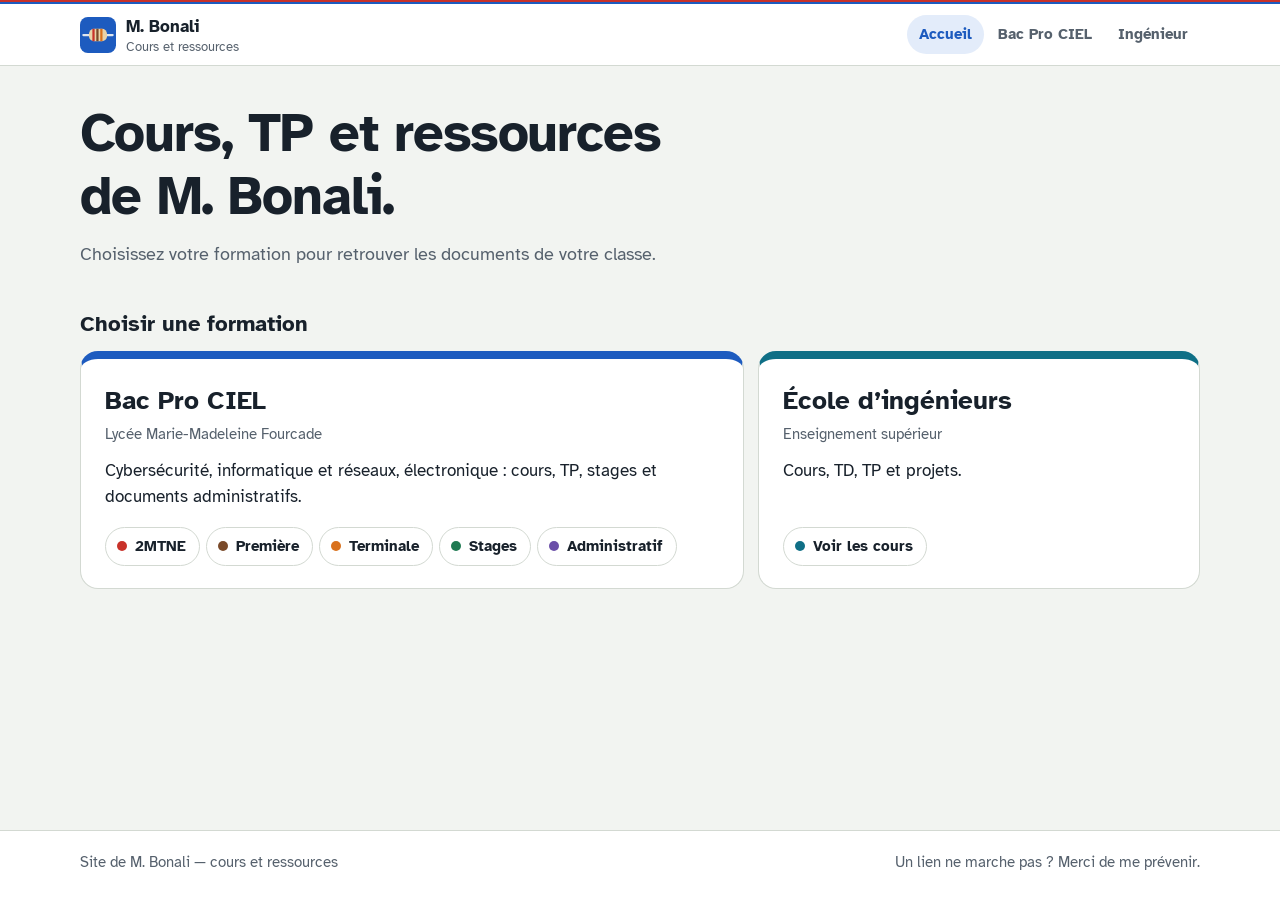
<file: index.html>
<!DOCTYPE html>
<html lang="fr" data-section="accueil" data-group="accueil">
<head>
  <meta charset="utf-8" />
  <meta name="viewport" content="width=device-width, initial-scale=1" />
  <title>M. Bonali — Cours et ressources</title>
  <meta name="description" content="Cours, TP et ressources de M. Bonali pour ses élèves de Bac Pro CIEL et ses étudiants en école d’ingénieurs." />
  <link rel="icon" href="assets/img/favicon.svg" type="image/svg+xml" />
  <link rel="preconnect" href="https://fonts.googleapis.com" />
  <link rel="preconnect" href="https://fonts.gstatic.com" crossorigin />
  <link rel="stylesheet" href="https://fonts.googleapis.com/css2?family=Atkinson+Hyperlegible:wght@400;700&display=swap" />
  <link rel="stylesheet" href="assets/css/style.css?v=20261125" />
</head>
<body>
<header class="site-header">
  <div class="header-inner">
    <a class="brand" href="index.html">
      <img src="assets/img/favicon.svg" alt="" />
      <span>
        <strong>M. Bonali</strong>
        <small>Cours et ressources</small>
      </span>
    </a>
    <nav class="site-nav" aria-label="Menu principal">
      <a href="index.html" data-section="accueil">Accueil</a>
      <a href="bacpro/index.html" data-section="bacpro">Bac Pro CIEL</a>
      <a href="ingenieur/index.html" data-section="ingenieur">Ingénieur</a>
    </nav>
  </div>
</header>
<main>
  <section class="welcome">
    <h1>Cours, TP et ressources de M. Bonali.</h1>
    <p>Choisissez votre formation pour retrouver les documents de votre classe.</p>
  </section>

  <h2 class="block-title">Choisir une formation</h2>
  <div class="formations">
    <section class="formation lvl-bacpro">
      <a class="formation-main" href="bacpro/index.html">
        <strong>Bac Pro CIEL</strong>
        <span class="class-full">Lycée Marie-Madeleine Fourcade</span>
        <span class="class-what">Cybersécurité, informatique et réseaux, électronique : cours, TP, stages et documents administratifs.</span>
      </a>
      <div class="formation-links" aria-label="Accès direct">
        <a href="2mtne/index.html" class="lvl-2">2MTNE</a>
        <a href="premiere/index.html" class="lvl-1">Première</a>
        <a href="terminale/index.html" class="lvl-3">Terminale</a>
        <a href="stages/index.html" class="lvl-stage">Stages</a>
        <a href="administratif/index.html" class="lvl-admin">Administratif</a>
      </div>
    </section>
    <section class="formation lvl-ing">
      <a class="formation-main" href="ingenieur/index.html">
        <strong>École d’ingénieurs</strong>
        <span class="class-full">Enseignement supérieur</span>
        <span class="class-what">Cours, TD, TP et projets.</span>
      </a>
      <div class="formation-links">
        <a href="ingenieur/index.html" class="lvl-ing">Voir les cours</a>
      </div>
    </section>
  </div>
</main>
<footer class="site-footer">
  <div class="footer-inner">
    <span>Site de M. Bonali — cours et ressources</span>
    <span>Un lien ne marche pas ? Merci de me prévenir.</span>
  </div>
</footer>
<script src="assets/js/site.js?v=20261125"></script>
</body>
</html>
</file>
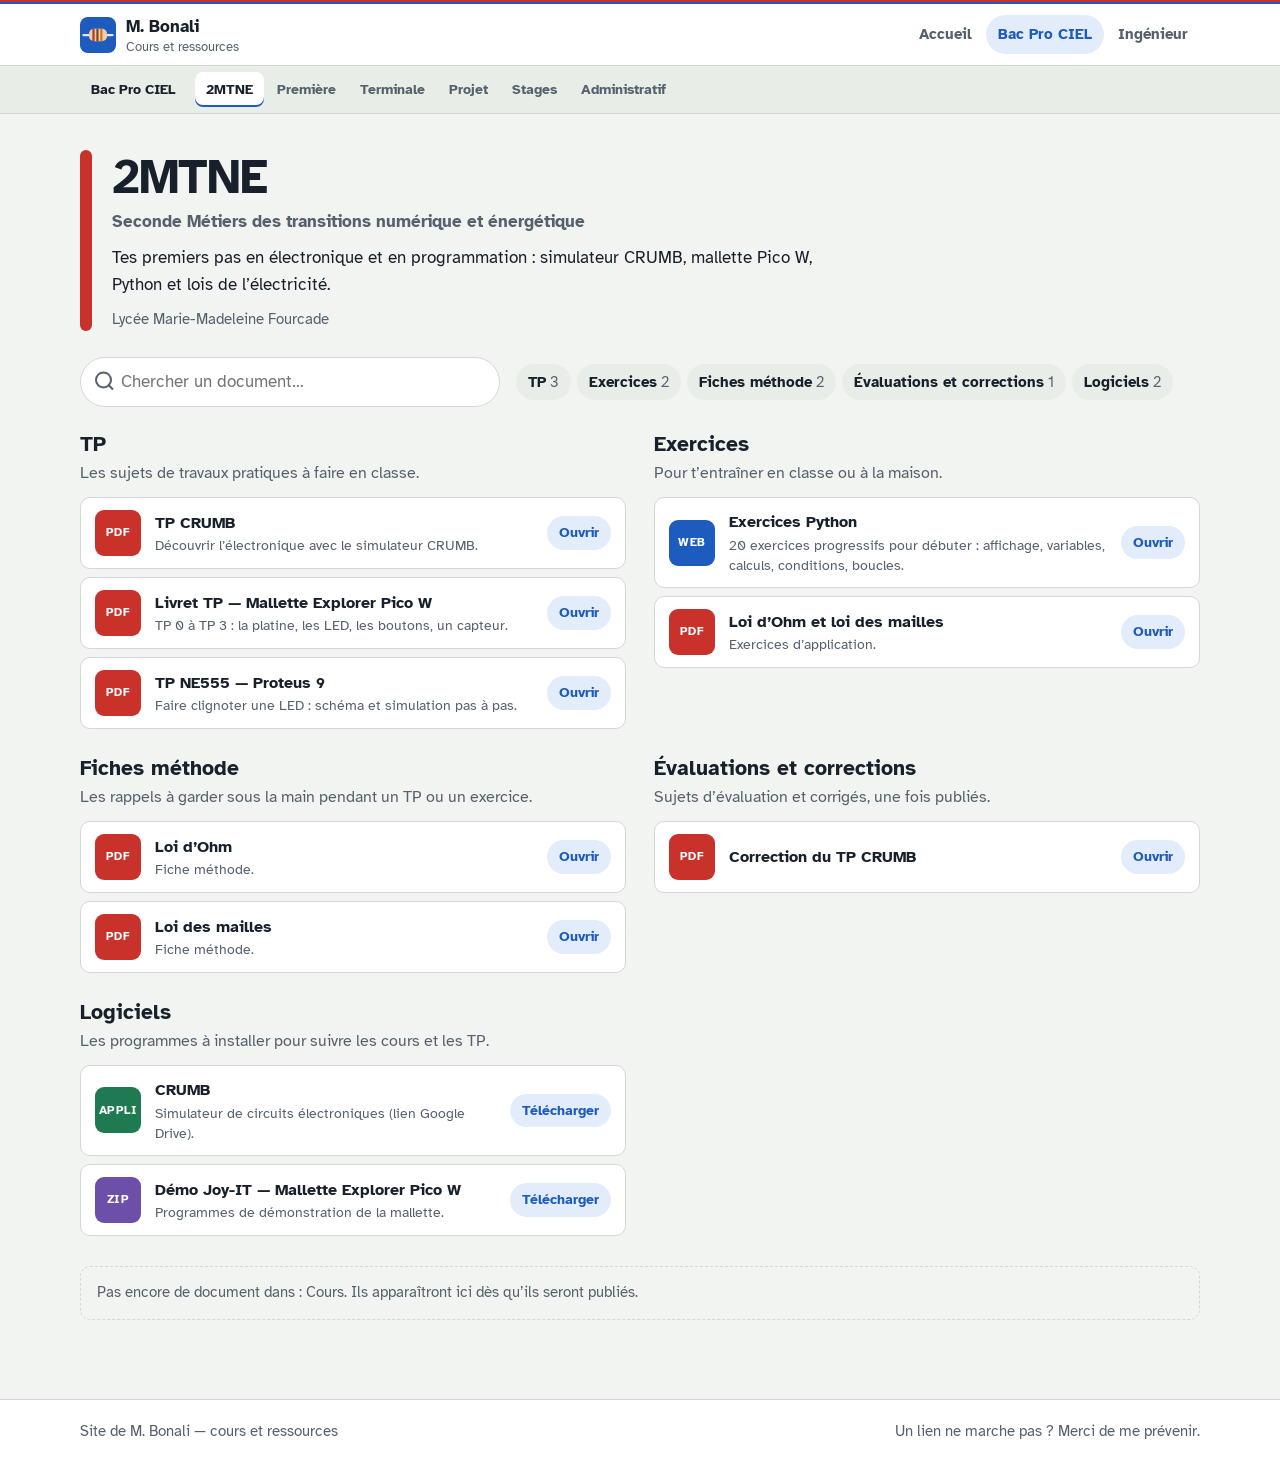
<file: 2mtne/index.html>
<!DOCTYPE html>
<html lang="fr" data-section="2mtne" data-group="bacpro">
<head>
  <meta charset="utf-8" />
  <meta name="viewport" content="width=device-width, initial-scale=1" />
  <title>2MTNE — BAC Pro CIEL</title>
  <meta name="description" content="Cours, TP, exercices et corrections — 2MTNE, BAC Pro CIEL." />
  <link rel="icon" href="../assets/img/favicon.svg" type="image/svg+xml" />
  <link rel="preconnect" href="https://fonts.googleapis.com" />
  <link rel="preconnect" href="https://fonts.gstatic.com" crossorigin />
  <link rel="stylesheet" href="https://fonts.googleapis.com/css2?family=Atkinson+Hyperlegible:wght@400;700&display=swap" />
  <link rel="stylesheet" href="../assets/css/style.css?v=20261125" />
</head>
<body>
<header class="site-header">
  <div class="header-inner">
    <a class="brand" href="../index.html">
      <img src="../assets/img/favicon.svg" alt="" />
      <span>
        <strong>M. Bonali</strong>
        <small>Cours et ressources</small>
      </span>
    </a>
    <nav class="site-nav" aria-label="Menu principal">
      <a href="../index.html" data-section="accueil">Accueil</a>
      <a href="../bacpro/index.html" data-section="bacpro">Bac Pro CIEL</a>
      <a href="../ingenieur/index.html" data-section="ingenieur">Ingénieur</a>
    </nav>
  </div>
  <nav class="sub-nav" aria-label="Bac Pro CIEL">
    <div class="sub-inner">
      <a href="../bacpro/index.html" data-section="bacpro" class="sub-home">Bac Pro CIEL</a>
      <a href="../2mtne/index.html" data-section="2mtne">2MTNE</a>
      <a href="../premiere/index.html" data-section="premiere">Première</a>
      <a href="../terminale/index.html" data-section="terminale">Terminale</a>
      <a href="../projet/index.html" data-section="projet">Projet</a>
      <a href="../stages/index.html" data-section="stages">Stages</a>
      <a href="../administratif/index.html" data-section="administratif">Administratif</a>
    </div>
  </nav>
</header>
<main>
  <section class="page-head lvl-2">
    <div>
      <h1>2MTNE</h1>
      <p class="subtitle">Seconde Métiers des transitions numérique et énergétique</p>
      <p>Tes premiers pas en électronique et en programmation : simulateur CRUMB, mallette Pico W, Python et lois de l’électricité.</p>
      <p class="teacher">Lycée Marie-Madeleine Fourcade</p>
    </div>
  </section>

  <div class="toolbar">
    <label class="search">
      <span class="visually-hidden">Chercher un document</span>
      <input type="search" placeholder="Chercher un document…" autocomplete="off" />
    </label>
    <nav class="jumps" aria-label="Aller à une rubrique"></nav>
  </div>

  <p class="no-result" hidden></p>

  <!-- Pour ajouter un document : copier un bloc <a class="doc"> dans la bonne rubrique (voir README.md).
       Les rubriques vides sont masquées automatiquement. -->
  <div class="shelves" data-auto data-empty-msg="">

    <section class="shelf" id="cours">
      <h2>Cours</h2>
      <p class="shelf-note">Supports de cours et synthèses.</p>
      <div class="docs">
      </div>
    </section>

    <section class="shelf" id="tp">
      <h2>TP</h2>
      <p class="shelf-note">Les sujets de travaux pratiques à faire en classe.</p>
      <div class="docs">
      <a class="doc" href="tp_crumb.pdf" target="_blank" rel="noopener">
        <span class="doc-type pdf">PDF</span>
        <span class="doc-text"><strong>TP CRUMB</strong><span>Découvrir l’électronique avec le simulateur CRUMB.</span></span>
        <span class="doc-action">Ouvrir</span>
      </a>
      <a class="doc" href="documents/tp/Livret_TP_Explorer_PicoW.pdf" target="_blank" rel="noopener">
        <span class="doc-type pdf">PDF</span>
        <span class="doc-text"><strong>Livret TP — Mallette Explorer Pico W</strong><span>TP 0 à TP 3 : la platine, les LED, les boutons, un capteur.</span></span>
        <span class="doc-action">Ouvrir</span>
      </a>
      <a class="doc" href="documents/tp/TP_NE555_Proteus9.pdf" target="_blank" rel="noopener">
        <span class="doc-type pdf">PDF</span>
        <span class="doc-text"><strong>TP NE555 — Proteus 9</strong><span>Faire clignoter une LED : schéma et simulation pas à pas.</span></span>
        <span class="doc-action">Ouvrir</span>
      </a>
      </div>
    </section>

    <section class="shelf" id="exercices">
      <h2>Exercices</h2>
      <p class="shelf-note">Pour t’entraîner en classe ou à la maison.</p>
      <div class="docs">
      <a class="doc" href="python/index.html">
        <span class="doc-type web">WEB</span>
        <span class="doc-text"><strong>Exercices Python</strong><span>20 exercices progressifs pour débuter : affichage, variables, calculs, conditions, boucles.</span></span>
        <span class="doc-action">Ouvrir</span>
      </a>
      <a class="doc" href="documents/exercices/Fiche_exercices_loi_Ohm_loi_mailles.pdf" target="_blank" rel="noopener">
        <span class="doc-type pdf">PDF</span>
        <span class="doc-text"><strong>Loi d’Ohm et loi des mailles</strong><span>Exercices d’application.</span></span>
        <span class="doc-action">Ouvrir</span>
      </a>
      </div>
    </section>

    <section class="shelf" id="methodes">
      <h2>Fiches méthode</h2>
      <p class="shelf-note">Les rappels à garder sous la main pendant un TP ou un exercice.</p>
      <div class="docs">
      <a class="doc" href="documents/methodes/Fiche_methode_Loi_Ohm.pdf" target="_blank" rel="noopener">
        <span class="doc-type pdf">PDF</span>
        <span class="doc-text"><strong>Loi d’Ohm</strong><span>Fiche méthode.</span></span>
        <span class="doc-action">Ouvrir</span>
      </a>
      <a class="doc" href="documents/methodes/Fiche_methode_Loi_des_mailles.pdf" target="_blank" rel="noopener">
        <span class="doc-type pdf">PDF</span>
        <span class="doc-text"><strong>Loi des mailles</strong><span>Fiche méthode.</span></span>
        <span class="doc-action">Ouvrir</span>
      </a>
      </div>
    </section>

    <section class="shelf" id="evaluations">
      <h2>Évaluations et corrections</h2>
      <p class="shelf-note">Sujets d’évaluation et corrigés, une fois publiés.</p>
      <div class="docs">
      <a class="doc" href="documents/correction/crumb_corriger.pdf" target="_blank" rel="noopener">
        <span class="doc-type pdf">PDF</span>
        <span class="doc-text"><strong>Correction du TP CRUMB</strong></span>
        <span class="doc-action">Ouvrir</span>
      </a>
      </div>
    </section>

    <section class="shelf" id="logiciels">
      <h2>Logiciels</h2>
      <p class="shelf-note">Les programmes à installer pour suivre les cours et les TP.</p>
      <div class="docs">
      <a class="doc" href="https://drive.google.com/file/d/1B8GFGrKEMv5twzOvvanOxWzRN96jrfq1/view?usp=sharing" target="_blank" rel="noopener">
        <span class="doc-type app">APPLI</span>
        <span class="doc-text"><strong>CRUMB</strong><span>Simulateur de circuits électroniques (lien Google Drive).</span></span>
        <span class="doc-action">Télécharger</span>
      </a>
      <a class="doc" href="documents/logiciels/Demo_JoyIT.zip" download>
        <span class="doc-type zip">ZIP</span>
        <span class="doc-text"><strong>Démo Joy-IT — Mallette Explorer Pico W</strong><span>Programmes de démonstration de la mallette.</span></span>
        <span class="doc-action">Télécharger</span>
      </a>
      </div>
    </section>
  </div>

  <p class="empty-summary"></p>
</main>
<footer class="site-footer">
  <div class="footer-inner">
    <span>Site de M. Bonali — cours et ressources</span>
    <span>Un lien ne marche pas ? Merci de me prévenir.</span>
  </div>
</footer>
<script src="../assets/js/site.js?v=20261125"></script>
</body>
</html>
</file>
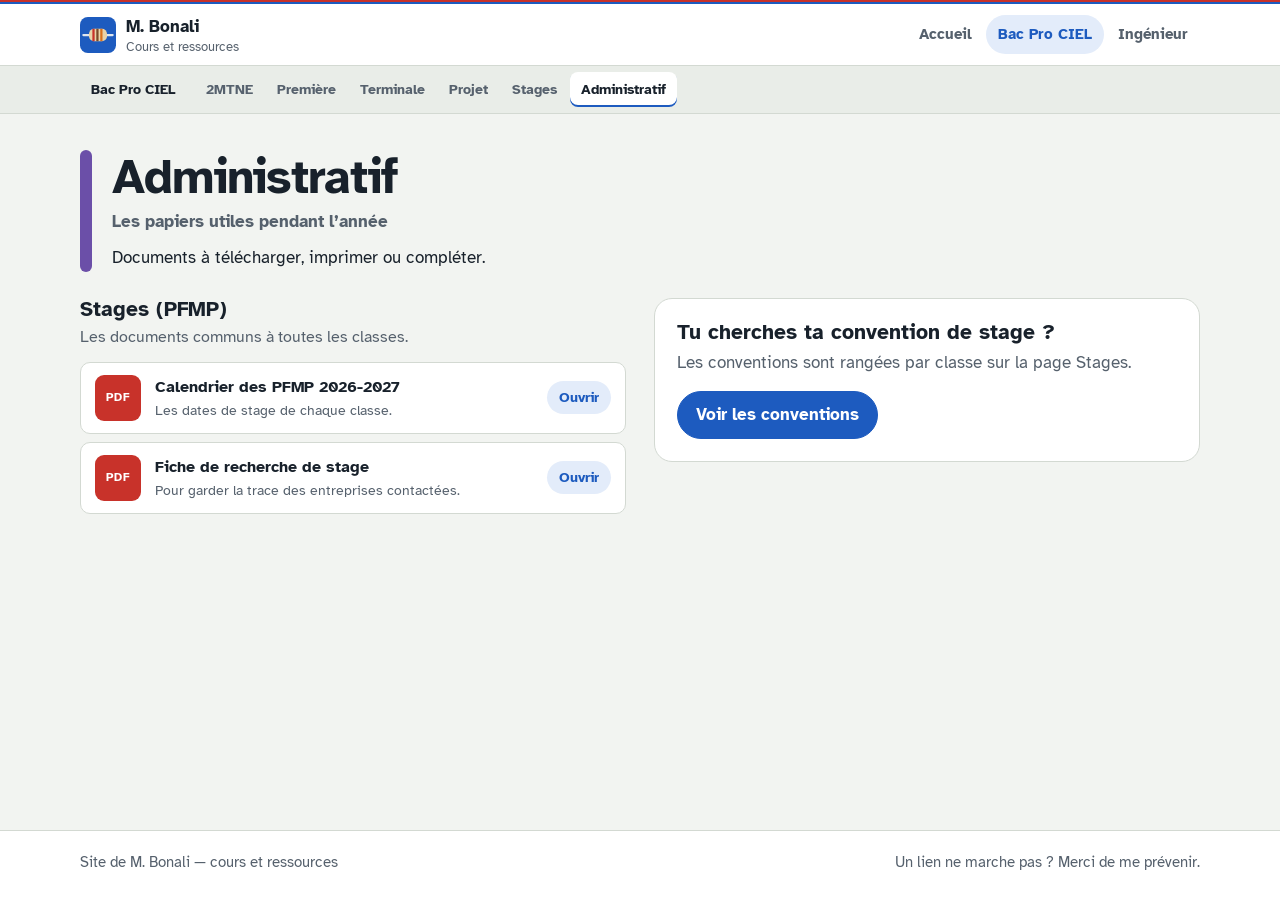
<file: administratif/index.html>
<!DOCTYPE html>
<html lang="fr" data-section="administratif" data-group="bacpro">
<head>
  <meta charset="utf-8" />
  <meta name="viewport" content="width=device-width, initial-scale=1" />
  <title>Administratif — BAC Pro CIEL</title>
  <meta name="description" content="Documents administratifs utiles aux élèves du BAC Pro CIEL." />
  <link rel="icon" href="../assets/img/favicon.svg" type="image/svg+xml" />
  <link rel="preconnect" href="https://fonts.googleapis.com" />
  <link rel="preconnect" href="https://fonts.gstatic.com" crossorigin />
  <link rel="stylesheet" href="https://fonts.googleapis.com/css2?family=Atkinson+Hyperlegible:wght@400;700&display=swap" />
  <link rel="stylesheet" href="../assets/css/style.css?v=20261125" />
</head>
<body>
<header class="site-header">
  <div class="header-inner">
    <a class="brand" href="../index.html">
      <img src="../assets/img/favicon.svg" alt="" />
      <span>
        <strong>M. Bonali</strong>
        <small>Cours et ressources</small>
      </span>
    </a>
    <nav class="site-nav" aria-label="Menu principal">
      <a href="../index.html" data-section="accueil">Accueil</a>
      <a href="../bacpro/index.html" data-section="bacpro">Bac Pro CIEL</a>
      <a href="../ingenieur/index.html" data-section="ingenieur">Ingénieur</a>
    </nav>
  </div>
  <nav class="sub-nav" aria-label="Bac Pro CIEL">
    <div class="sub-inner">
      <a href="../bacpro/index.html" data-section="bacpro" class="sub-home">Bac Pro CIEL</a>
      <a href="../2mtne/index.html" data-section="2mtne">2MTNE</a>
      <a href="../premiere/index.html" data-section="premiere">Première</a>
      <a href="../terminale/index.html" data-section="terminale">Terminale</a>
      <a href="../projet/index.html" data-section="projet">Projet</a>
      <a href="../stages/index.html" data-section="stages">Stages</a>
      <a href="../administratif/index.html" data-section="administratif">Administratif</a>
    </div>
  </nav>
</header>
<main>
  <section class="page-head lvl-admin">
    <div>
      <h1>Administratif</h1>
      <p class="subtitle">Les papiers utiles pendant l’année</p>
      <p>Documents à télécharger, imprimer ou compléter.</p>
    </div>
  </section>

  <!-- Rappel : ne publier ici que des documents vierges et génériques.
       Pas de document rempli, pas de liste d’élèves, pas de coordonnées personnelles. -->

  <div class="stage-layout">
    <section class="shelf" id="pfmp">
      <h2>Stages (PFMP)</h2>
      <p class="shelf-note">Les documents communs à toutes les classes.</p>
      <div class="docs">
      <a class="doc" href="Documents/Calendrier_PFMP_2026-27.pdf" target="_blank" rel="noopener">
        <span class="doc-type pdf">PDF</span>
        <span class="doc-text"><strong>Calendrier des PFMP 2026-2027</strong><span>Les dates de stage de chaque classe.</span></span>
        <span class="doc-action">Ouvrir</span>
      </a>
      <a class="doc" href="Documents/Fiche_de_recherche_de_PFMP_.pdf" target="_blank" rel="noopener">
        <span class="doc-type pdf">PDF</span>
        <span class="doc-text"><strong>Fiche de recherche de stage</strong><span>Pour garder la trace des entreprises contactées.</span></span>
        <span class="doc-action">Ouvrir</span>
      </a>
      </div>
    </section>

    <section class="panel">
      <h2>Tu cherches ta convention de stage ?</h2>
      <p>Les conventions sont rangées par classe sur la page Stages.</p>
      <a class="btn primary" href="../stages/index.html#conventions">Voir les conventions</a>
    </section>
  </div>

  <!-- Liens utiles : décommenter et compléter quand les adresses sont connues.
  <section class="shelf" style="margin-top:40px">
    <h2>Liens utiles</h2>
    <div class="docs">
      <a class="doc" href="ADRESSE_PRONOTE" target="_blank" rel="noopener">
        <span class="doc-type web">WEB</span>
        <span class="doc-text"><strong>Pronote</strong><span>Notes, emploi du temps, devoirs.</span></span>
        <span class="doc-action">Ouvrir le site</span>
      </a>
    </div>
  </section>
  -->
</main>
<footer class="site-footer">
  <div class="footer-inner">
    <span>Site de M. Bonali — cours et ressources</span>
    <span>Un lien ne marche pas ? Merci de me prévenir.</span>
  </div>
</footer>
<script src="../assets/js/site.js?v=20261125"></script>
</body>
</html>
</file>
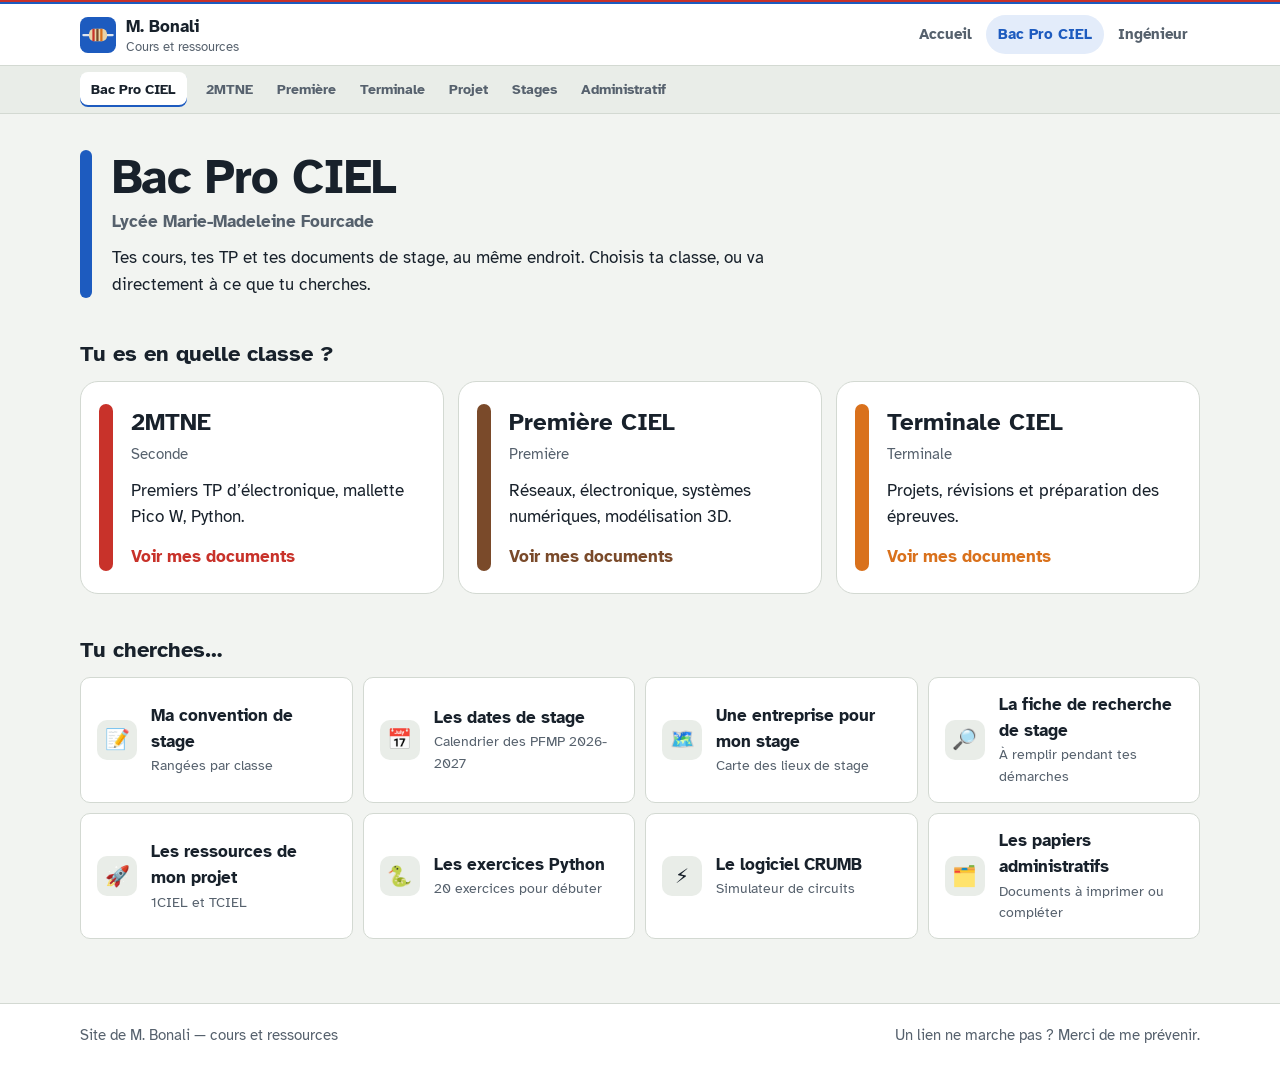
<file: bacpro/index.html>
<!DOCTYPE html>
<html lang="fr" data-section="bacpro" data-group="bacpro">
<head>
  <meta charset="utf-8" />
  <meta name="viewport" content="width=device-width, initial-scale=1" />
  <title>Bac Pro CIEL — M. Bonali</title>
  <meta name="description" content="Cours, TP, exercices et documents de stage pour les élèves du Bac Pro CIEL du lycée Marie-Madeleine Fourcade." />
  <link rel="icon" href="../assets/img/favicon.svg" type="image/svg+xml" />
  <link rel="preconnect" href="https://fonts.googleapis.com" />
  <link rel="preconnect" href="https://fonts.gstatic.com" crossorigin />
  <link rel="stylesheet" href="https://fonts.googleapis.com/css2?family=Atkinson+Hyperlegible:wght@400;700&display=swap" />
  <link rel="stylesheet" href="../assets/css/style.css?v=20261125" />
</head>
<body>
<header class="site-header">
  <div class="header-inner">
    <a class="brand" href="../index.html">
      <img src="../assets/img/favicon.svg" alt="" />
      <span>
        <strong>M. Bonali</strong>
        <small>Cours et ressources</small>
      </span>
    </a>
    <nav class="site-nav" aria-label="Menu principal">
      <a href="../index.html" data-section="accueil">Accueil</a>
      <a href="../bacpro/index.html" data-section="bacpro">Bac Pro CIEL</a>
      <a href="../ingenieur/index.html" data-section="ingenieur">Ingénieur</a>
    </nav>
  </div>
  <nav class="sub-nav" aria-label="Bac Pro CIEL">
    <div class="sub-inner">
      <a href="../bacpro/index.html" data-section="bacpro" class="sub-home">Bac Pro CIEL</a>
      <a href="../2mtne/index.html" data-section="2mtne">2MTNE</a>
      <a href="../premiere/index.html" data-section="premiere">Première</a>
      <a href="../terminale/index.html" data-section="terminale">Terminale</a>
      <a href="../projet/index.html" data-section="projet">Projet</a>
      <a href="../stages/index.html" data-section="stages">Stages</a>
      <a href="../administratif/index.html" data-section="administratif">Administratif</a>
    </div>
  </nav>
</header>
<main>
  <section class="page-head lvl-bacpro">
    <div>
      <h1>Bac Pro CIEL</h1>
      <p class="subtitle">Lycée Marie-Madeleine Fourcade</p>
      <p>Tes cours, tes TP et tes documents de stage, au même endroit. Choisis ta classe, ou va directement à ce que tu cherches.</p>
    </div>
  </section>

  <h2 class="block-title">Tu es en quelle classe ?</h2>
  <div class="classes">
    <a class="class-card lvl-2" href="../2mtne/index.html">
      <span>
        <strong>2MTNE</strong>
        <span class="class-full">Seconde</span>
        <span class="class-what">Premiers TP d’électronique, mallette Pico W, Python.</span>
        <span class="class-go">Voir mes documents</span>
      </span>
    </a>
    <a class="class-card lvl-1" href="../premiere/index.html">
      <span>
        <strong>Première CIEL</strong>
        <span class="class-full">Première</span>
        <span class="class-what">Réseaux, électronique, systèmes numériques, modélisation 3D.</span>
        <span class="class-go">Voir mes documents</span>
      </span>
    </a>
    <a class="class-card lvl-3" href="../terminale/index.html">
      <span>
        <strong>Terminale CIEL</strong>
        <span class="class-full">Terminale</span>
        <span class="class-what">Projets, révisions et préparation des épreuves.</span>
        <span class="class-go">Voir mes documents</span>
      </span>
    </a>
  </div>

  <h2 class="block-title">Tu cherches…</h2>
  <div class="shortcuts">
    <a class="shortcut" href="../stages/index.html#conventions">
      <span class="ico" aria-hidden="true">📝</span>
      <span><strong>Ma convention de stage</strong><small>Rangées par classe</small></span>
    </a>
    <a class="shortcut" href="../administratif/Documents/Calendrier_PFMP_2026-27.pdf" target="_blank" rel="noopener">
      <span class="ico" aria-hidden="true">📅</span>
      <span><strong>Les dates de stage</strong><small>Calendrier des PFMP 2026-2027</small></span>
    </a>
    <a class="shortcut" href="../stages/carte.html">
      <span class="ico" aria-hidden="true">🗺️</span>
      <span><strong>Une entreprise pour mon stage</strong><small>Carte des lieux de stage</small></span>
    </a>
    <a class="shortcut" href="../administratif/Documents/Fiche_de_recherche_de_PFMP_.pdf" target="_blank" rel="noopener">
      <span class="ico" aria-hidden="true">🔎</span>
      <span><strong>La fiche de recherche de stage</strong><small>À remplir pendant tes démarches</small></span>
    </a>
    <a class="shortcut" href="../projet/index.html">
      <span class="ico" aria-hidden="true">🚀</span>
      <span><strong>Les ressources de mon projet</strong><small>1CIEL et TCIEL</small></span>
    </a>
    <a class="shortcut" href="../2mtne/python/index.html">
      <span class="ico" aria-hidden="true">🐍</span>
      <span><strong>Les exercices Python</strong><small>20 exercices pour débuter</small></span>
    </a>
    <a class="shortcut" href="https://drive.google.com/file/d/1B8GFGrKEMv5twzOvvanOxWzRN96jrfq1/view?usp=sharing" target="_blank" rel="noopener">
      <span class="ico" aria-hidden="true">⚡</span>
      <span><strong>Le logiciel CRUMB</strong><small>Simulateur de circuits</small></span>
    </a>
    <a class="shortcut" href="../administratif/index.html">
      <span class="ico" aria-hidden="true">🗂️</span>
      <span><strong>Les papiers administratifs</strong><small>Documents à imprimer ou compléter</small></span>
    </a>
  </div>
</main>
<footer class="site-footer">
  <div class="footer-inner">
    <span>Site de M. Bonali — cours et ressources</span>
    <span>Un lien ne marche pas ? Merci de me prévenir.</span>
  </div>
</footer>
<script src="../assets/js/site.js?v=20261125"></script>
</body>
</html>
</file>
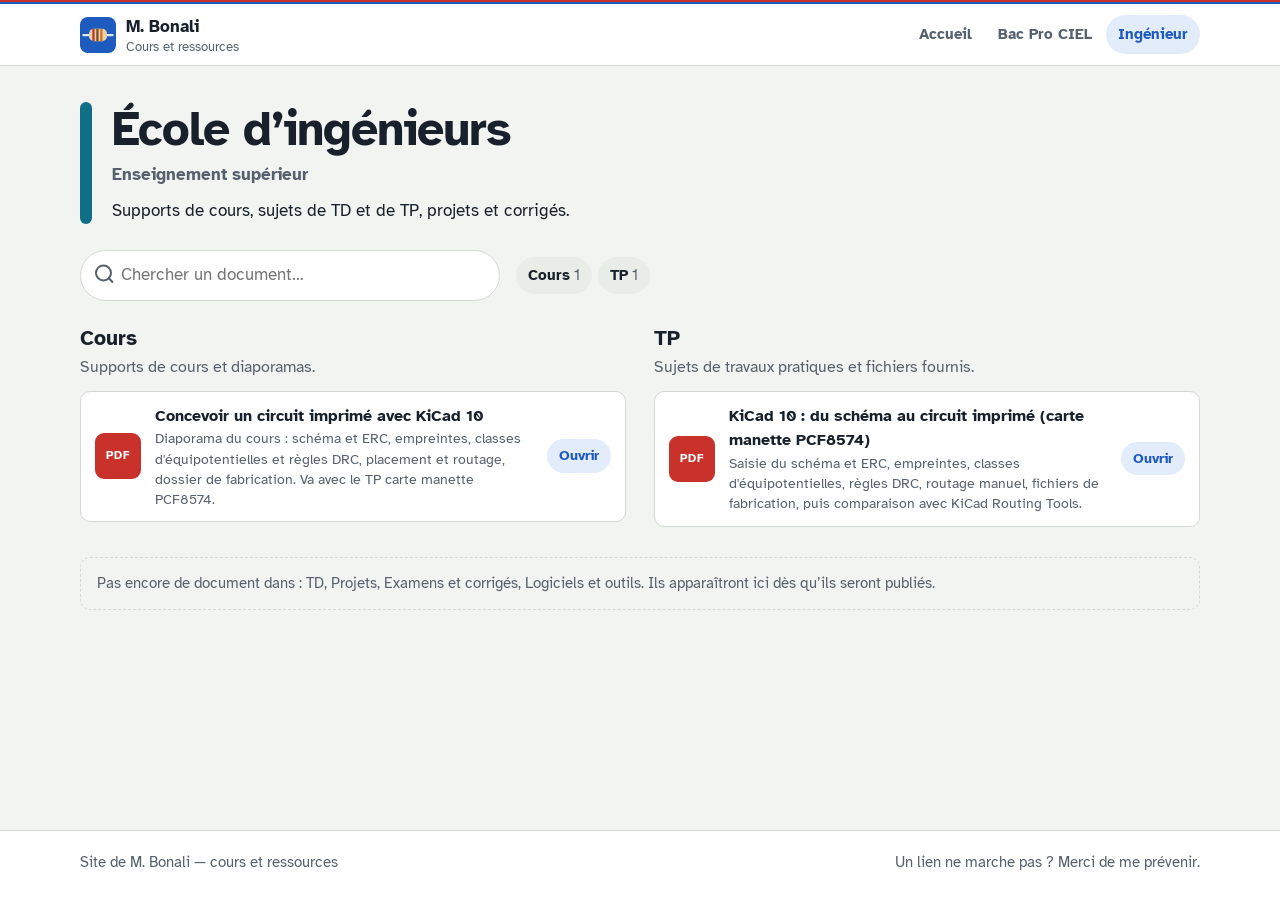
<file: ingenieur/index.html>
<!DOCTYPE html>
<html lang="fr" data-section="ingenieur" data-group="ingenieur">
<head>
  <meta charset="utf-8" />
  <meta name="viewport" content="width=device-width, initial-scale=1" />
  <title>École d’ingénieurs — M. Bonali</title>
  <meta name="description" content="Cours, TP, exercices et corrections — École d’ingénieurs, M. Bonali." />
  <link rel="icon" href="../assets/img/favicon.svg" type="image/svg+xml" />
  <link rel="preconnect" href="https://fonts.googleapis.com" />
  <link rel="preconnect" href="https://fonts.gstatic.com" crossorigin />
  <link rel="stylesheet" href="https://fonts.googleapis.com/css2?family=Atkinson+Hyperlegible:wght@400;700&display=swap" />
  <link rel="stylesheet" href="../assets/css/style.css?v=20261125" />
</head>
<body>
<header class="site-header">
  <div class="header-inner">
    <a class="brand" href="../index.html">
      <img src="../assets/img/favicon.svg" alt="" />
      <span>
        <strong>M. Bonali</strong>
        <small>Cours et ressources</small>
      </span>
    </a>
    <nav class="site-nav" aria-label="Menu principal">
      <a href="../index.html" data-section="accueil">Accueil</a>
      <a href="../bacpro/index.html" data-section="bacpro">Bac Pro CIEL</a>
      <a href="../ingenieur/index.html" data-section="ingenieur">Ingénieur</a>
    </nav>
  </div>
</header>
<main>
  <section class="page-head lvl-ing">
    <div>
      <h1>École d’ingénieurs</h1>
      <p class="subtitle">Enseignement supérieur</p>
      <p>Supports de cours, sujets de TD et de TP, projets et corrigés.</p>
      
    </div>
  </section>

  <div class="toolbar">
    <label class="search">
      <span class="visually-hidden">Chercher un document</span>
      <input type="search" placeholder="Chercher un document…" autocomplete="off" />
    </label>
    <nav class="jumps" aria-label="Aller à une rubrique"></nav>
  </div>

  <p class="no-result" hidden></p>

  <!-- Pour ajouter un document : copier un bloc <a class="doc"> dans la bonne rubrique (voir README.md).
       Les rubriques vides sont masquées automatiquement. -->
  <div class="shelves" data-auto data-empty-msg="Les premiers documents seront publiés ici dès le début des cours.">

    <section class="shelf" id="cours">
      <h2>Cours</h2>
      <p class="shelf-note">Supports de cours et diaporamas.</p>
      <div class="docs">
      <a class="doc" href="documents/cours/Cours_KiCad_schema_PCB.pdf" target="_blank" rel="noopener">
        <span class="doc-type pdf">PDF</span>
        <span class="doc-text"><strong>Concevoir un circuit imprimé avec KiCad 10</strong><span>Diaporama du cours : schéma et ERC, empreintes, classes d'équipotentielles et règles DRC, placement et routage, dossier de fabrication. Va avec le TP carte manette PCF8574.</span></span>
        <span class="doc-action">Ouvrir</span>
      </a>
      <!-- MASQUÉ TEMPORAIREMENT (retirer ce commentaire pour réafficher)
      <a class="doc" href="documents/cours/Cours_Analyse_spectrale_FFT.pdf" target="_blank" rel="noopener">
        <span class="doc-type pdf">PDF</span>
        <span class="doc-text"><strong>Analyse spectrale et transformée de Fourier (TF, TFD, FFT)</strong><span>Séries de Fourier, échantillonnage, TFD, FFT, fenêtrage, densité spectrale, spectrogramme, mise en œuvre et exercices corrigés.</span></span>
        <span class="doc-action">Ouvrir</span>
      </a>
      -->
      </div>
    </section>

    <section class="shelf" id="td">
      <h2>TD</h2>
      <p class="shelf-note">Sujets de travaux dirigés.</p>
      <div class="docs">
      </div>
    </section>

    <section class="shelf" id="tp">
      <h2>TP</h2>
      <p class="shelf-note">Sujets de travaux pratiques et fichiers fournis.</p>
      <div class="docs">
      <a class="doc" href="documents/tp/TP_KiCad_Manette_PCF8574.pdf" target="_blank" rel="noopener">
        <span class="doc-type pdf">PDF</span>
        <span class="doc-text"><strong>KiCad 10 : du schéma au circuit imprimé (carte manette PCF8574)</strong><span>Saisie du schéma et ERC, empreintes, classes d'équipotentielles, règles DRC, routage manuel, fichiers de fabrication, puis comparaison avec KiCad Routing Tools.</span></span>
        <span class="doc-action">Ouvrir</span>
      </a>
      </div>
    </section>

    <section class="shelf" id="projets">
      <h2>Projets</h2>
      <p class="shelf-note">Cahiers des charges et ressources de projet.</p>
      <div class="docs">
      </div>
    </section>

    <section class="shelf" id="examens">
      <h2>Examens et corrigés</h2>
      <p class="shelf-note">Annales et corrigés, une fois publiés.</p>
      <div class="docs">
      </div>
    </section>

    <section class="shelf" id="logiciels">
      <h2>Logiciels et outils</h2>
      <p class="shelf-note">Ce qu’il faut installer pour les TP.</p>
      <div class="docs">
      </div>
    </section>
  </div>

  <p class="empty-summary"></p>
</main>
<footer class="site-footer">
  <div class="footer-inner">
    <span>Site de M. Bonali — cours et ressources</span>
    <span>Un lien ne marche pas ? Merci de me prévenir.</span>
  </div>
</footer>
<script src="../assets/js/site.js?v=20261125"></script>
</body>
</html>
</file>
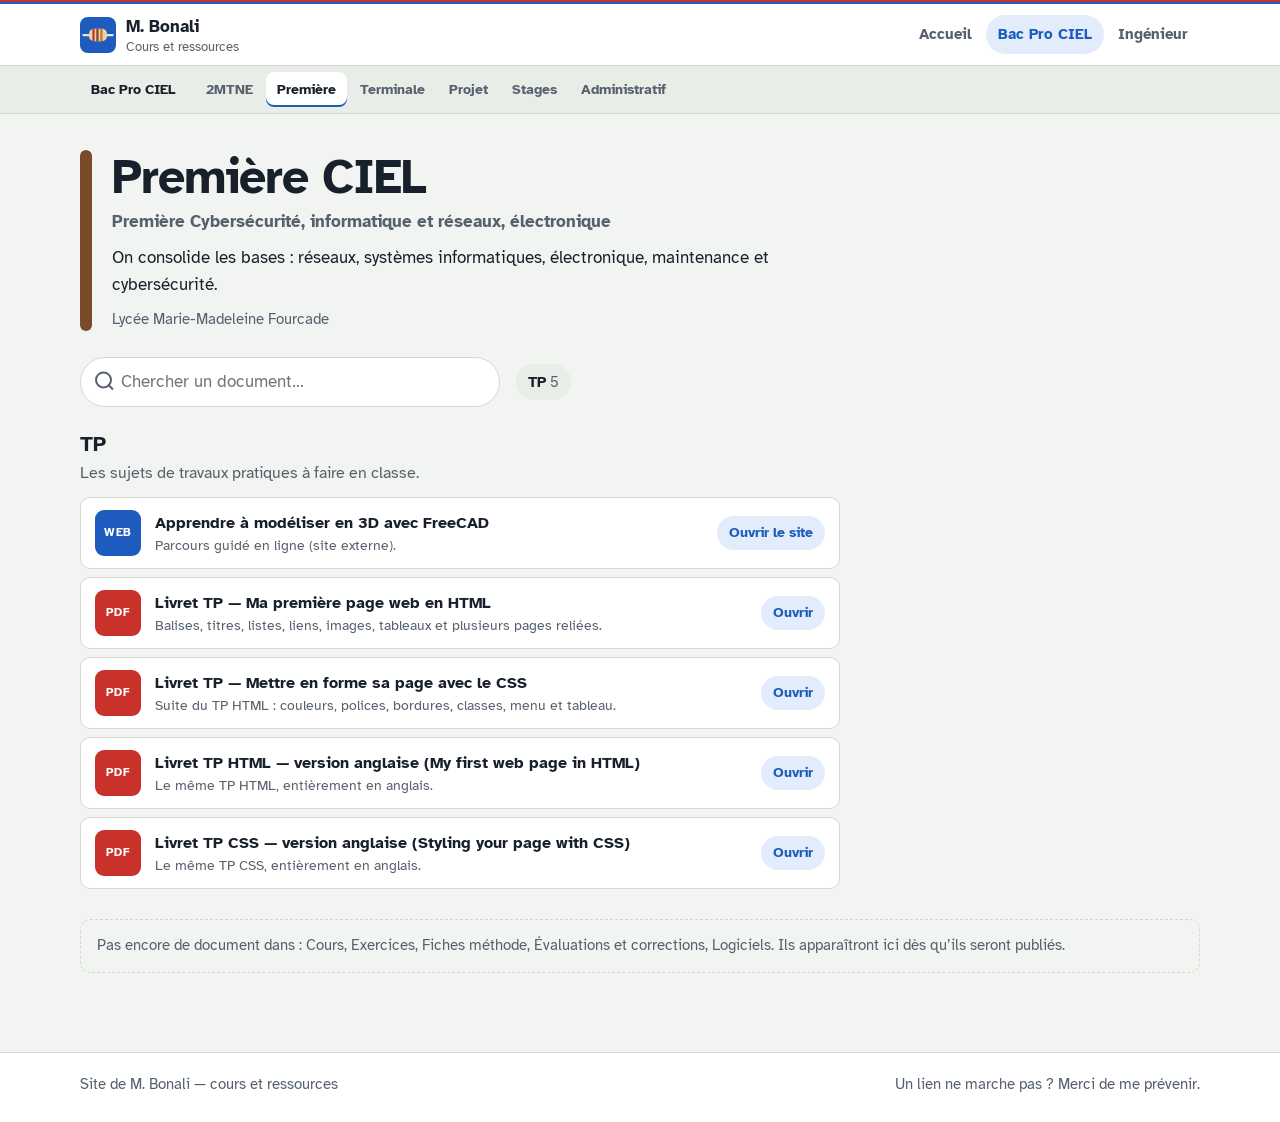
<file: premiere/index.html>
<!DOCTYPE html>
<html lang="fr" data-section="premiere" data-group="bacpro">
<head>
  <meta charset="utf-8" />
  <meta name="viewport" content="width=device-width, initial-scale=1" />
  <title>Première CIEL — BAC Pro CIEL</title>
  <meta name="description" content="Cours, TP, exercices et corrections — Première CIEL, BAC Pro CIEL." />
  <link rel="icon" href="../assets/img/favicon.svg" type="image/svg+xml" />
  <link rel="preconnect" href="https://fonts.googleapis.com" />
  <link rel="preconnect" href="https://fonts.gstatic.com" crossorigin />
  <link rel="stylesheet" href="https://fonts.googleapis.com/css2?family=Atkinson+Hyperlegible:wght@400;700&display=swap" />
  <link rel="stylesheet" href="../assets/css/style.css?v=20261125" />
</head>
<body>
<header class="site-header">
  <div class="header-inner">
    <a class="brand" href="../index.html">
      <img src="../assets/img/favicon.svg" alt="" />
      <span>
        <strong>M. Bonali</strong>
        <small>Cours et ressources</small>
      </span>
    </a>
    <nav class="site-nav" aria-label="Menu principal">
      <a href="../index.html" data-section="accueil">Accueil</a>
      <a href="../bacpro/index.html" data-section="bacpro">Bac Pro CIEL</a>
      <a href="../ingenieur/index.html" data-section="ingenieur">Ingénieur</a>
    </nav>
  </div>
  <nav class="sub-nav" aria-label="Bac Pro CIEL">
    <div class="sub-inner">
      <a href="../bacpro/index.html" data-section="bacpro" class="sub-home">Bac Pro CIEL</a>
      <a href="../2mtne/index.html" data-section="2mtne">2MTNE</a>
      <a href="../premiere/index.html" data-section="premiere">Première</a>
      <a href="../terminale/index.html" data-section="terminale">Terminale</a>
      <a href="../projet/index.html" data-section="projet">Projet</a>
      <a href="../stages/index.html" data-section="stages">Stages</a>
      <a href="../administratif/index.html" data-section="administratif">Administratif</a>
    </div>
  </nav>
</header>
<main>
  <section class="page-head lvl-1">
    <div>
      <h1>Première CIEL</h1>
      <p class="subtitle">Première Cybersécurité, informatique et réseaux, électronique</p>
      <p>On consolide les bases : réseaux, systèmes informatiques, électronique, maintenance et cybersécurité.</p>
      <p class="teacher">Lycée Marie-Madeleine Fourcade</p>
    </div>
  </section>

  <div class="toolbar">
    <label class="search">
      <span class="visually-hidden">Chercher un document</span>
      <input type="search" placeholder="Chercher un document…" autocomplete="off" />
    </label>
    <nav class="jumps" aria-label="Aller à une rubrique"></nav>
  </div>

  <p class="no-result" hidden></p>

  <!-- Pour ajouter un document : copier un bloc <a class="doc"> dans la bonne rubrique (voir README.md).
       Les rubriques vides sont masquées automatiquement. -->
  <div class="shelves" data-auto data-empty-msg="">

    <section class="shelf" id="cours">
      <h2>Cours</h2>
      <p class="shelf-note">Supports de cours et synthèses.</p>
      <div class="docs">
      </div>
    </section>

    <section class="shelf" id="tp">
      <h2>TP</h2>
      <p class="shelf-note">Les sujets de travaux pratiques à faire en classe.</p>
      <div class="docs">
      <a class="doc" href="https://freecad.lachiver.fr/v1.1/guideW/co/ParcoursWeb.html" target="_blank" rel="noopener">
        <span class="doc-type web">WEB</span>
        <span class="doc-text"><strong>Apprendre à modéliser en 3D avec FreeCAD</strong><span>Parcours guidé en ligne (site externe).</span></span>
        <span class="doc-action">Ouvrir le site</span>
      </a>
      <a class="doc" href="documents/tp/Livret_TP_HTML.pdf" target="_blank" rel="noopener">
        <span class="doc-type pdf">PDF</span>
        <span class="doc-text"><strong>Livret TP — Ma première page web en HTML</strong><span>Balises, titres, listes, liens, images, tableaux et plusieurs pages reliées.</span></span>
        <span class="doc-action">Ouvrir</span>
      </a>
      <a class="doc" href="documents/tp/Livret_TP_CSS.pdf" target="_blank" rel="noopener">
        <span class="doc-type pdf">PDF</span>
        <span class="doc-text"><strong>Livret TP — Mettre en forme sa page avec le CSS</strong><span>Suite du TP HTML : couleurs, polices, bordures, classes, menu et tableau.</span></span>
        <span class="doc-action">Ouvrir</span>
      </a>
      <a class="doc" href="documents/tp/HTML_Lab_Booklet_EN.pdf" target="_blank" rel="noopener">
        <span class="doc-type pdf">PDF</span>
        <span class="doc-text"><strong>Livret TP HTML — version anglaise (My first web page in HTML)</strong><span>Le même TP HTML, entièrement en anglais.</span></span>
        <span class="doc-action">Ouvrir</span>
      </a>
      <a class="doc" href="documents/tp/CSS_Lab_Booklet_EN.pdf" target="_blank" rel="noopener">
        <span class="doc-type pdf">PDF</span>
        <span class="doc-text"><strong>Livret TP CSS — version anglaise (Styling your page with CSS)</strong><span>Le même TP CSS, entièrement en anglais.</span></span>
        <span class="doc-action">Ouvrir</span>
      </a>
      </div>
    </section>

    <section class="shelf" id="exercices">
      <h2>Exercices</h2>
      <p class="shelf-note">Pour t’entraîner en classe ou à la maison.</p>
      <div class="docs">
      </div>
    </section>

    <section class="shelf" id="methodes">
      <h2>Fiches méthode</h2>
      <p class="shelf-note">Les rappels à garder sous la main pendant un TP ou un exercice.</p>
      <div class="docs">
      </div>
    </section>

    <section class="shelf" id="evaluations">
      <h2>Évaluations et corrections</h2>
      <p class="shelf-note">Sujets d’évaluation et corrigés, une fois publiés.</p>
      <div class="docs">
      </div>
    </section>

    <section class="shelf" id="logiciels">
      <h2>Logiciels</h2>
      <p class="shelf-note">Les programmes à installer pour suivre les cours et les TP.</p>
      <div class="docs">
      </div>
    </section>
  </div>

  <p class="empty-summary"></p>
</main>
<footer class="site-footer">
  <div class="footer-inner">
    <span>Site de M. Bonali — cours et ressources</span>
    <span>Un lien ne marche pas ? Merci de me prévenir.</span>
  </div>
</footer>
<script src="../assets/js/site.js?v=20261125"></script>
</body>
</html>
</file>
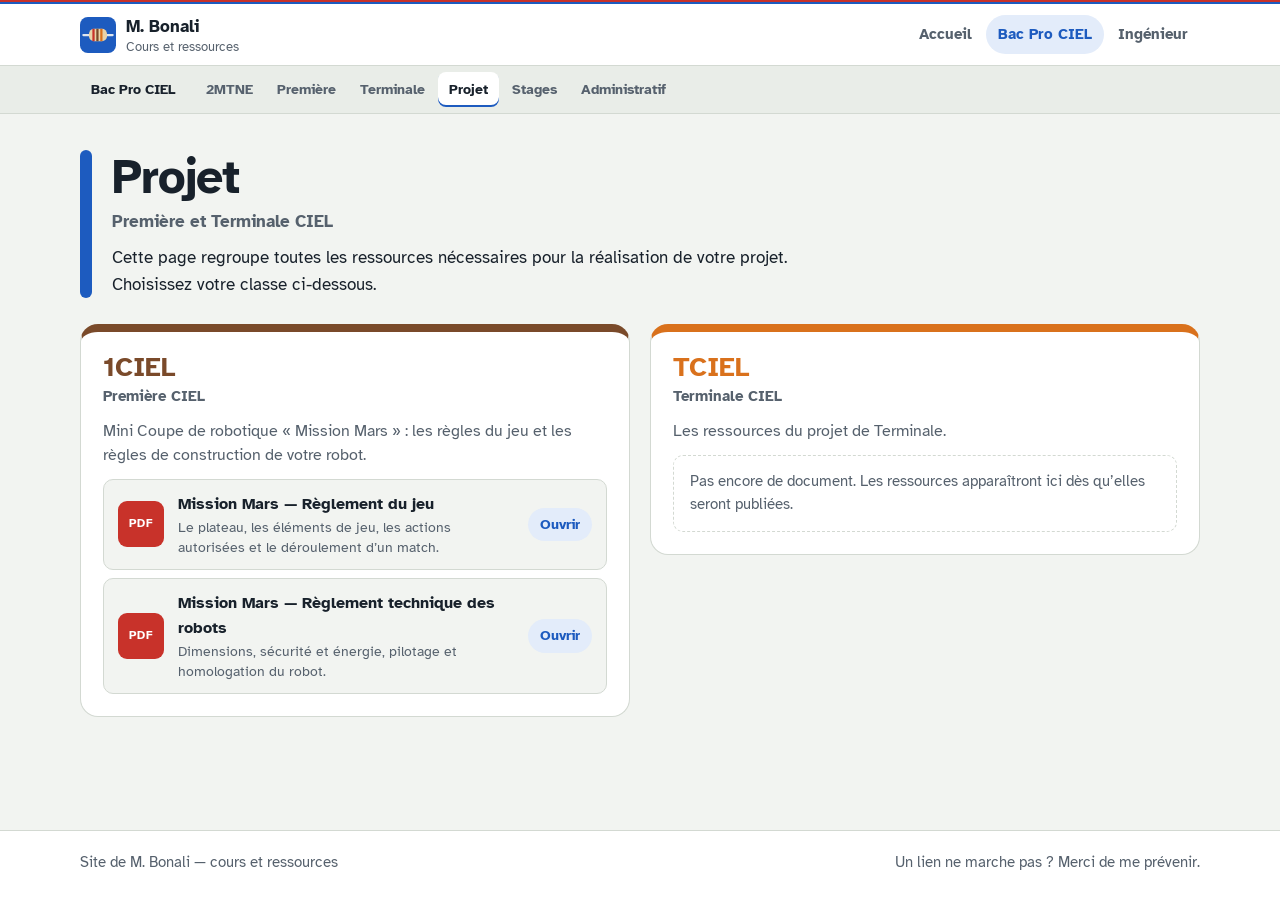
<file: projet/index.html>
<!DOCTYPE html>
<html lang="fr" data-section="projet" data-group="bacpro">
<head>
  <meta charset="utf-8" />
  <meta name="viewport" content="width=device-width, initial-scale=1" />
  <title>Projet — BAC Pro CIEL</title>
  <meta name="description" content="Toutes les ressources nécessaires pour réaliser votre projet en Première et en Terminale BAC Pro CIEL." />
  <link rel="icon" href="../assets/img/favicon.svg" type="image/svg+xml" />
  <link rel="preconnect" href="https://fonts.googleapis.com" />
  <link rel="preconnect" href="https://fonts.gstatic.com" crossorigin />
  <link rel="stylesheet" href="https://fonts.googleapis.com/css2?family=Atkinson+Hyperlegible:wght@400;700&display=swap" />
  <link rel="stylesheet" href="../assets/css/style.css?v=20261125" />
</head>
<body>
<header class="site-header">
  <div class="header-inner">
    <a class="brand" href="../index.html">
      <img src="../assets/img/favicon.svg" alt="" />
      <span>
        <strong>M. Bonali</strong>
        <small>Cours et ressources</small>
      </span>
    </a>
    <nav class="site-nav" aria-label="Menu principal">
      <a href="../index.html" data-section="accueil">Accueil</a>
      <a href="../bacpro/index.html" data-section="bacpro">Bac Pro CIEL</a>
      <a href="../ingenieur/index.html" data-section="ingenieur">Ingénieur</a>
    </nav>
  </div>
  <nav class="sub-nav" aria-label="Bac Pro CIEL">
    <div class="sub-inner">
      <a href="../bacpro/index.html" data-section="bacpro" class="sub-home">Bac Pro CIEL</a>
      <a href="../2mtne/index.html" data-section="2mtne">2MTNE</a>
      <a href="../premiere/index.html" data-section="premiere">Première</a>
      <a href="../terminale/index.html" data-section="terminale">Terminale</a>
      <a href="../projet/index.html" data-section="projet">Projet</a>
      <a href="../stages/index.html" data-section="stages">Stages</a>
      <a href="../administratif/index.html" data-section="administratif">Administratif</a>
    </div>
  </nav>
</header>
<main>
  <section class="page-head lvl-bacpro">
    <div>
      <h1>Projet</h1>
      <p class="subtitle">Première et Terminale CIEL</p>
      <p>Cette page regroupe toutes les ressources nécessaires pour la réalisation de votre projet. Choisissez votre classe ci-dessous.</p>
    </div>
  </section>

  <!-- Pour ajouter un document : copier un bloc <a class="doc"> dans la case de la classe (voir README.md).
       Quand une case reçoit son premier document, supprimer son paragraphe <p class="project-empty">. -->
  <div class="project-grid">
    <section class="shelf project-box lvl-1" id="premiere">
      <h2>1CIEL</h2>
      <p class="project-class">Première CIEL</p>
      <p class="shelf-note">Mini Coupe de robotique « Mission Mars » : les règles du jeu et les règles de construction de votre robot.</p>
      <div class="docs">
      <a class="doc" href="documents/1ciel/Reglement_Mission_Mars.pdf" target="_blank" rel="noopener">
        <span class="doc-type pdf">PDF</span>
        <span class="doc-text"><strong>Mission Mars — Règlement du jeu</strong><span>Le plateau, les éléments de jeu, les actions autorisées et le déroulement d’un match.</span></span>
        <span class="doc-action">Ouvrir</span>
      </a>
      <a class="doc" href="documents/1ciel/Reglement_Technique_Mission_Mars.pdf" target="_blank" rel="noopener">
        <span class="doc-type pdf">PDF</span>
        <span class="doc-text"><strong>Mission Mars — Règlement technique des robots</strong><span>Dimensions, sécurité et énergie, pilotage et homologation du robot.</span></span>
        <span class="doc-action">Ouvrir</span>
      </a>
      </div>
    </section>

    <section class="shelf project-box lvl-3" id="terminale">
      <h2>TCIEL</h2>
      <p class="project-class">Terminale CIEL</p>
      <p class="shelf-note">Les ressources du projet de Terminale.</p>
      <div class="docs">
      </div>
      <p class="project-empty">Pas encore de document. Les ressources apparaîtront ici dès qu’elles seront publiées.</p>
    </section>
  </div>
</main>
<footer class="site-footer">
  <div class="footer-inner">
    <span>Site de M. Bonali — cours et ressources</span>
    <span>Un lien ne marche pas ? Merci de me prévenir.</span>
  </div>
</footer>
<script src="../assets/js/site.js?v=20261125"></script>
</body>
</html>
</file>
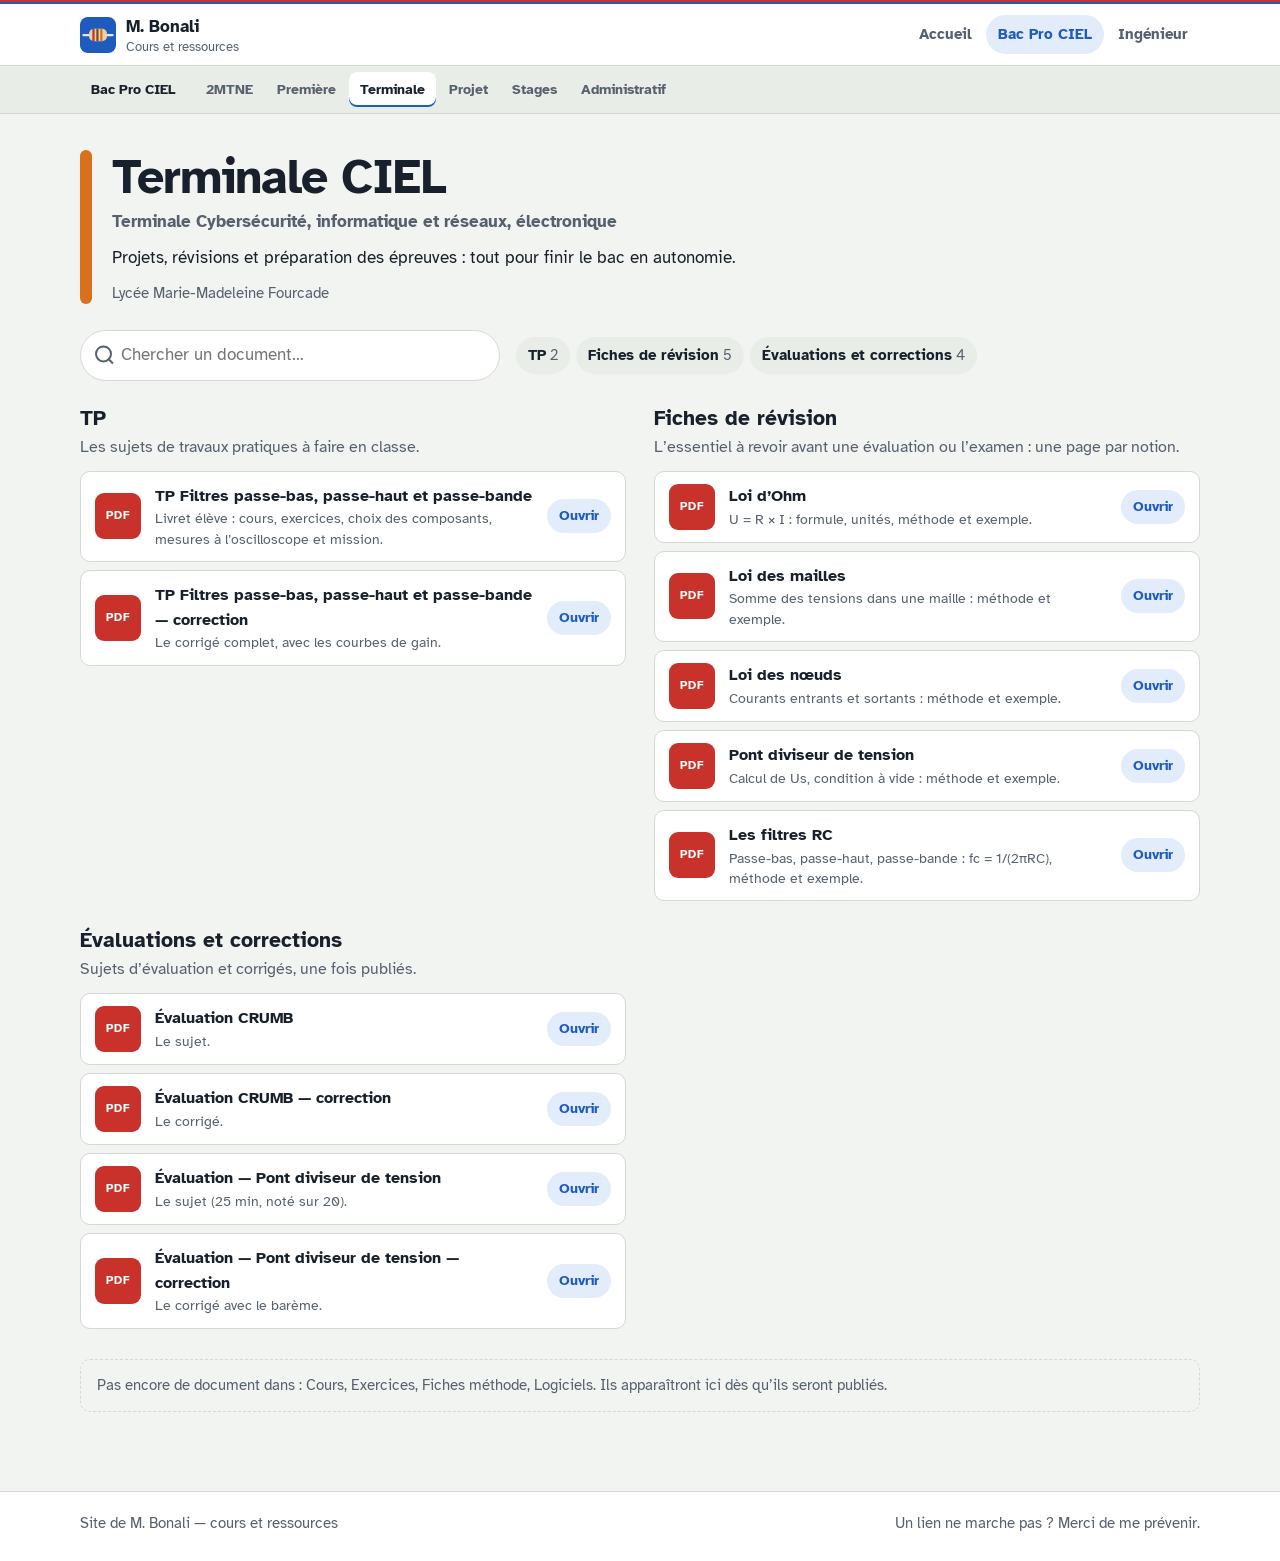
<file: terminale/index.html>
<!DOCTYPE html>
<html lang="fr" data-section="terminale" data-group="bacpro">
<head>
  <meta charset="utf-8" />
  <meta name="viewport" content="width=device-width, initial-scale=1" />
  <title>Terminale CIEL — BAC Pro CIEL</title>
  <meta name="description" content="Cours, TP, exercices et corrections — Terminale CIEL, BAC Pro CIEL." />
  <link rel="icon" href="../assets/img/favicon.svg" type="image/svg+xml" />
  <link rel="preconnect" href="https://fonts.googleapis.com" />
  <link rel="preconnect" href="https://fonts.gstatic.com" crossorigin />
  <link rel="stylesheet" href="https://fonts.googleapis.com/css2?family=Atkinson+Hyperlegible:wght@400;700&display=swap" />
  <link rel="stylesheet" href="../assets/css/style.css?v=20261125" />
</head>
<body>
<header class="site-header">
  <div class="header-inner">
    <a class="brand" href="../index.html">
      <img src="../assets/img/favicon.svg" alt="" />
      <span>
        <strong>M. Bonali</strong>
        <small>Cours et ressources</small>
      </span>
    </a>
    <nav class="site-nav" aria-label="Menu principal">
      <a href="../index.html" data-section="accueil">Accueil</a>
      <a href="../bacpro/index.html" data-section="bacpro">Bac Pro CIEL</a>
      <a href="../ingenieur/index.html" data-section="ingenieur">Ingénieur</a>
    </nav>
  </div>
  <nav class="sub-nav" aria-label="Bac Pro CIEL">
    <div class="sub-inner">
      <a href="../bacpro/index.html" data-section="bacpro" class="sub-home">Bac Pro CIEL</a>
      <a href="../2mtne/index.html" data-section="2mtne">2MTNE</a>
      <a href="../premiere/index.html" data-section="premiere">Première</a>
      <a href="../terminale/index.html" data-section="terminale">Terminale</a>
      <a href="../projet/index.html" data-section="projet">Projet</a>
      <a href="../stages/index.html" data-section="stages">Stages</a>
      <a href="../administratif/index.html" data-section="administratif">Administratif</a>
    </div>
  </nav>
</header>
<main>
  <section class="page-head lvl-3">
    <div>
      <h1>Terminale CIEL</h1>
      <p class="subtitle">Terminale Cybersécurité, informatique et réseaux, électronique</p>
      <p>Projets, révisions et préparation des épreuves : tout pour finir le bac en autonomie.</p>
      <p class="teacher">Lycée Marie-Madeleine Fourcade</p>
    </div>
  </section>

  <div class="toolbar">
    <label class="search">
      <span class="visually-hidden">Chercher un document</span>
      <input type="search" placeholder="Chercher un document…" autocomplete="off" />
    </label>
    <nav class="jumps" aria-label="Aller à une rubrique"></nav>
  </div>

  <p class="no-result" hidden></p>

  <!-- Pour ajouter un document : copier un bloc <a class="doc"> dans la bonne rubrique (voir README.md).
       Les rubriques vides sont masquées automatiquement. -->
  <div class="shelves" data-auto data-empty-msg="">

    <section class="shelf" id="cours">
      <h2>Cours</h2>
      <p class="shelf-note">Supports de cours et synthèses.</p>
      <div class="docs">
      </div>
    </section>

    <section class="shelf" id="tp">
      <h2>TP</h2>
      <p class="shelf-note">Les sujets de travaux pratiques à faire en classe.</p>
      <div class="docs">
      <a class="doc" href="documents/tp/Livret_TP_Filtres.pdf" target="_blank" rel="noopener">
        <span class="doc-type pdf">PDF</span>
        <span class="doc-text"><strong>TP Filtres passe-bas, passe-haut et passe-bande</strong><span>Livret élève : cours, exercices, choix des composants, mesures à l’oscilloscope et mission.</span></span>
        <span class="doc-action">Ouvrir</span>
      </a>
      <a class="doc" href="documents/tp/Corrige_TP_Filtres.pdf" target="_blank" rel="noopener">
        <span class="doc-type pdf">PDF</span>
        <span class="doc-text"><strong>TP Filtres passe-bas, passe-haut et passe-bande — correction</strong><span>Le corrigé complet, avec les courbes de gain.</span></span>
        <span class="doc-action">Ouvrir</span>
      </a>
      </div>
    </section>

    <section class="shelf" id="exercices">
      <h2>Exercices</h2>
      <p class="shelf-note">Pour t’entraîner en classe ou à la maison.</p>
      <div class="docs">
      </div>
    </section>

    <section class="shelf" id="methodes">
      <h2>Fiches méthode</h2>
      <p class="shelf-note">Les rappels à garder sous la main pendant un TP ou un exercice.</p>
      <div class="docs">
      </div>
    </section>

    <section class="shelf" id="revision">
      <h2>Fiches de révision</h2>
      <p class="shelf-note">L’essentiel à revoir avant une évaluation ou l’examen : une page par notion.</p>
      <div class="docs">
      <a class="doc" href="documents/revision/Fiche_revision_Loi_Ohm.pdf" target="_blank" rel="noopener">
        <span class="doc-type pdf">PDF</span>
        <span class="doc-text"><strong>Loi d’Ohm</strong><span>U = R × I : formule, unités, méthode et exemple.</span></span>
        <span class="doc-action">Ouvrir</span>
      </a>
      <a class="doc" href="documents/revision/Fiche_revision_Loi_des_mailles.pdf" target="_blank" rel="noopener">
        <span class="doc-type pdf">PDF</span>
        <span class="doc-text"><strong>Loi des mailles</strong><span>Somme des tensions dans une maille : méthode et exemple.</span></span>
        <span class="doc-action">Ouvrir</span>
      </a>
      <a class="doc" href="documents/revision/Fiche_revision_Loi_des_noeuds.pdf" target="_blank" rel="noopener">
        <span class="doc-type pdf">PDF</span>
        <span class="doc-text"><strong>Loi des nœuds</strong><span>Courants entrants et sortants : méthode et exemple.</span></span>
        <span class="doc-action">Ouvrir</span>
      </a>
      <a class="doc" href="documents/revision/Fiche_revision_Pont_diviseur.pdf" target="_blank" rel="noopener">
        <span class="doc-type pdf">PDF</span>
        <span class="doc-text"><strong>Pont diviseur de tension</strong><span>Calcul de Us, condition à vide : méthode et exemple.</span></span>
        <span class="doc-action">Ouvrir</span>
      </a>
      <a class="doc" href="documents/revision/Fiche_revision_Filtres.pdf" target="_blank" rel="noopener">
        <span class="doc-type pdf">PDF</span>
        <span class="doc-text"><strong>Les filtres RC</strong><span>Passe-bas, passe-haut, passe-bande : fc = 1/(2πRC), méthode et exemple.</span></span>
        <span class="doc-action">Ouvrir</span>
      </a>
      </div>
    </section>

    <section class="shelf" id="evaluations">
      <h2>Évaluations et corrections</h2>
      <p class="shelf-note">Sujets d’évaluation et corrigés, une fois publiés.</p>
      <div class="docs">
      <a class="doc" href="EVAL_CRUMB.pdf" target="_blank" rel="noopener">
        <span class="doc-type pdf">PDF</span>
        <span class="doc-text"><strong>Évaluation CRUMB</strong><span>Le sujet.</span></span>
        <span class="doc-action">Ouvrir</span>
      </a>
      <a class="doc" href="EVAL_CRUMB_CORRECTION.pdf" target="_blank" rel="noopener">
        <span class="doc-type pdf">PDF</span>
        <span class="doc-text"><strong>Évaluation CRUMB — correction</strong><span>Le corrigé.</span></span>
        <span class="doc-action">Ouvrir</span>
      </a>
      <a class="doc" href="documents/evaluations/Evaluation_pont_diviseur.pdf" target="_blank" rel="noopener">
        <span class="doc-type pdf">PDF</span>
        <span class="doc-text"><strong>Évaluation — Pont diviseur de tension</strong><span>Le sujet (25 min, noté sur 20).</span></span>
        <span class="doc-action">Ouvrir</span>
      </a>
      <a class="doc" href="documents/evaluations/Corrige_pont_diviseur.pdf" target="_blank" rel="noopener">
        <span class="doc-type pdf">PDF</span>
        <span class="doc-text"><strong>Évaluation — Pont diviseur de tension — correction</strong><span>Le corrigé avec le barème.</span></span>
        <span class="doc-action">Ouvrir</span>
      </a>
      </div>
    </section>

    <section class="shelf" id="logiciels">
      <h2>Logiciels</h2>
      <p class="shelf-note">Les programmes à installer pour suivre les cours et les TP.</p>
      <div class="docs">
      </div>
    </section>
  </div>

  <p class="empty-summary"></p>
</main>
<footer class="site-footer">
  <div class="footer-inner">
    <span>Site de M. Bonali — cours et ressources</span>
    <span>Un lien ne marche pas ? Merci de me prévenir.</span>
  </div>
</footer>
<script src="../assets/js/site.js?v=20261125"></script>
</body>
</html>
</file>
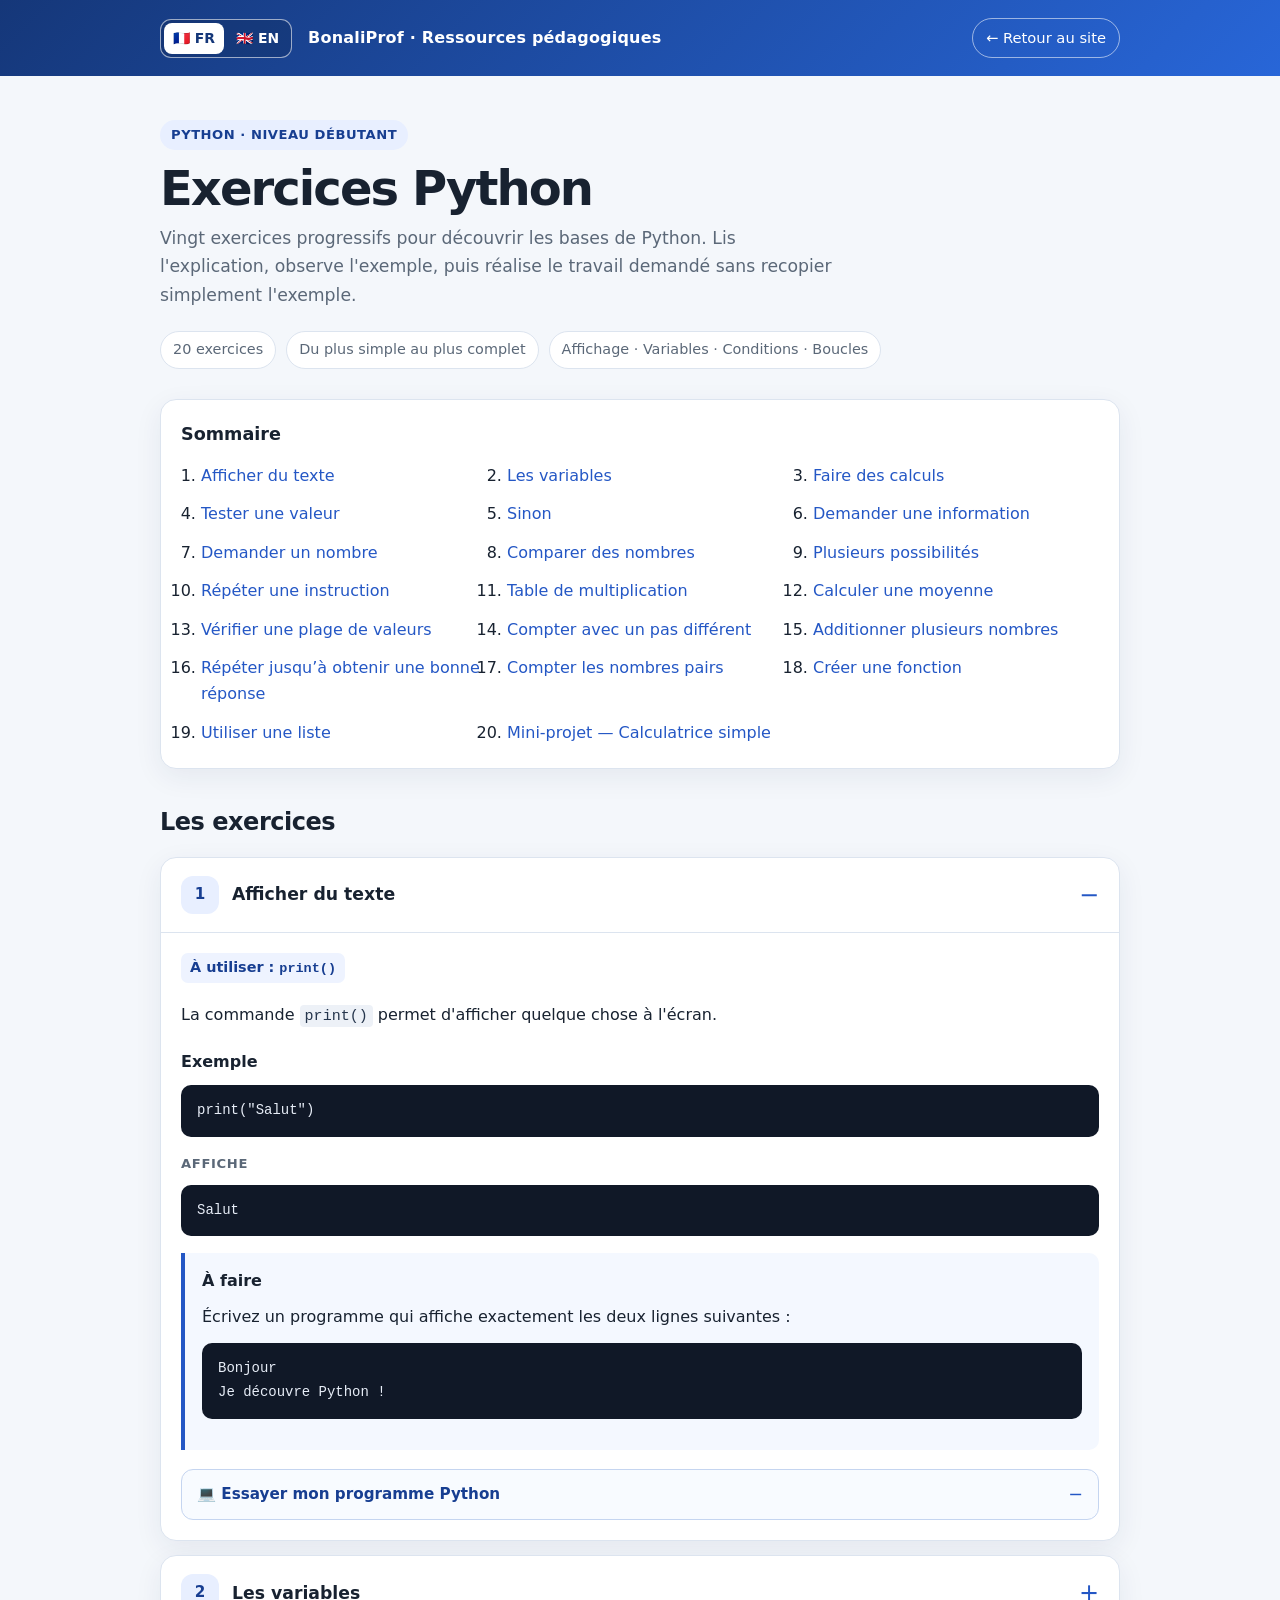
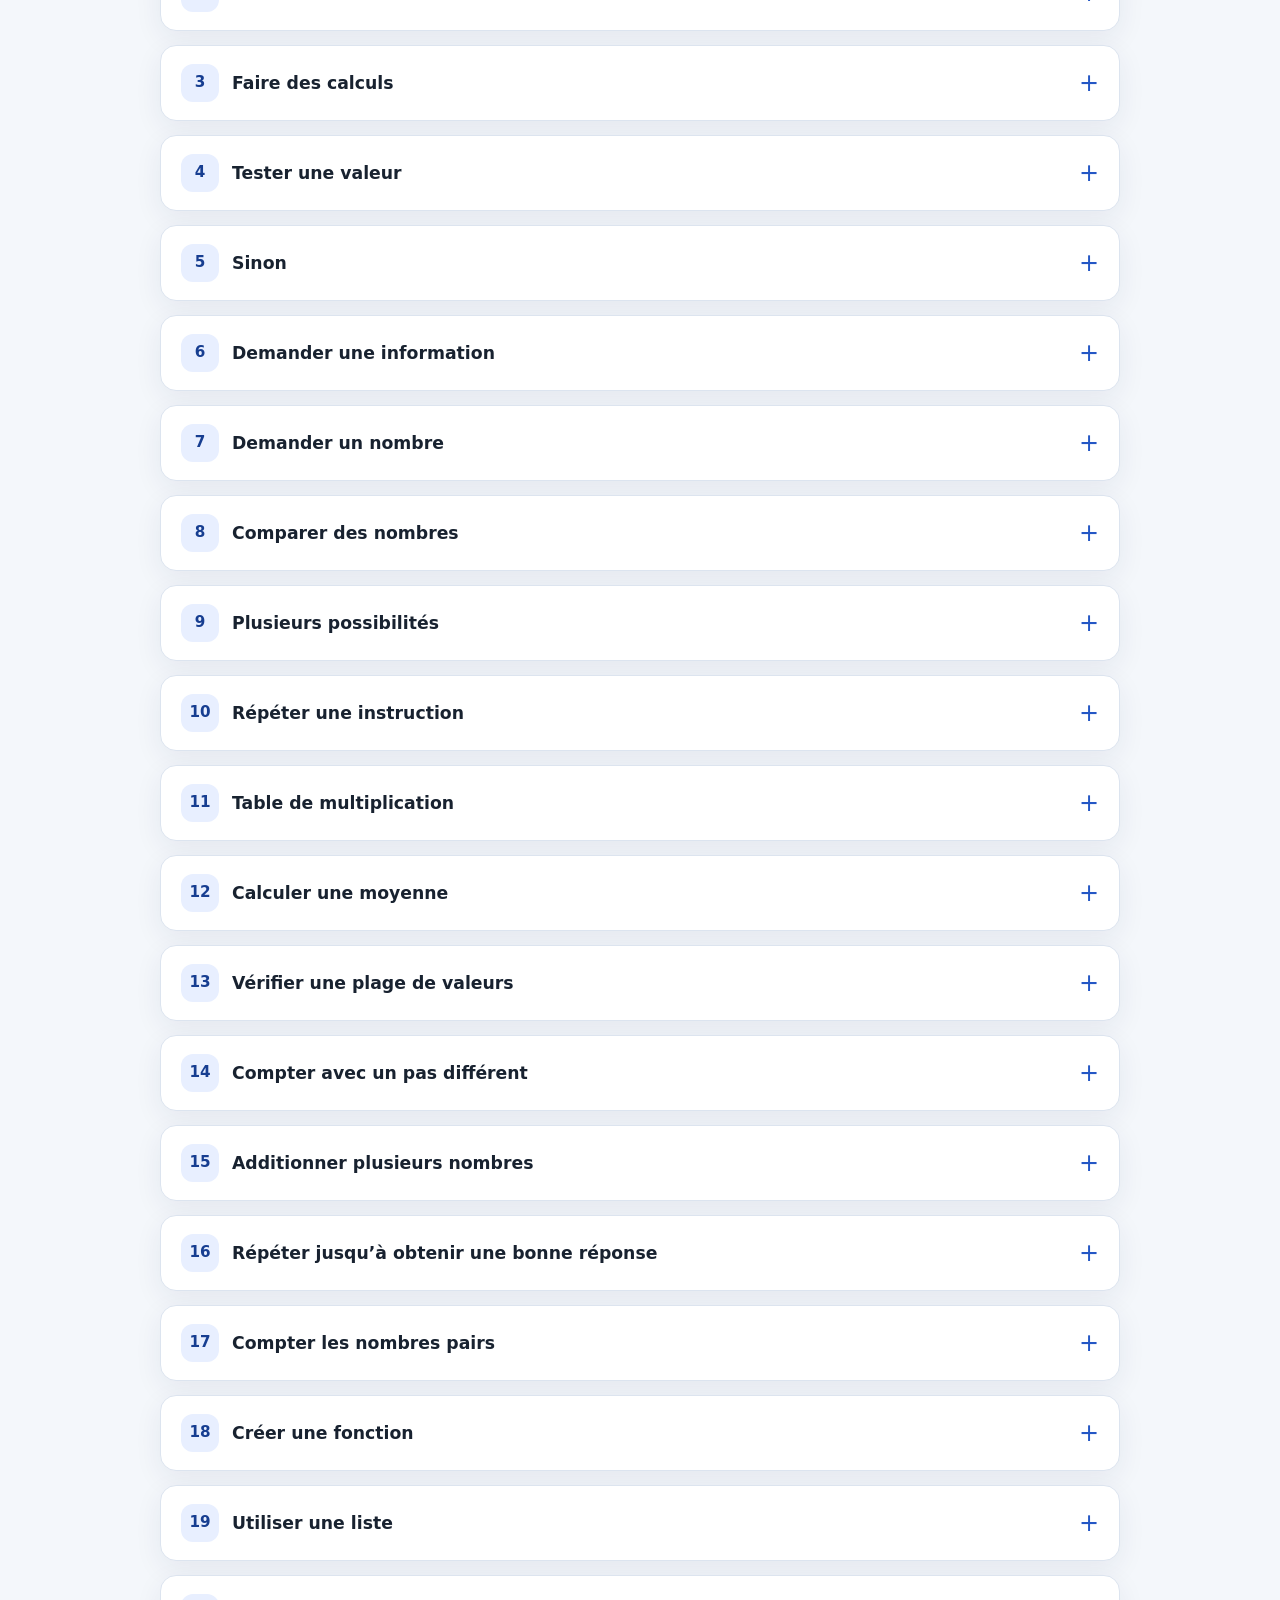
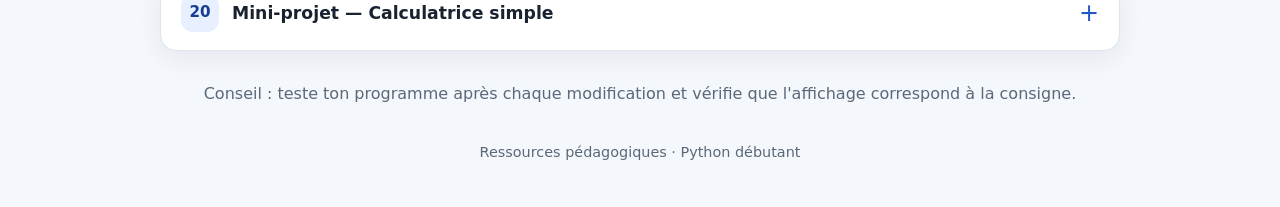
<file: 2mtne/python/index.html>
<!DOCTYPE html>

<html lang="fr">
<head>
<meta charset="utf-8"/>
<meta content="width=device-width, initial-scale=1" name="viewport"/>
<meta content="20 exercices progressifs pour découvrir les bases de Python : affichage, variables, calculs, conditions, saisie et boucles." name="description"/>
<title>Exercices Python — Débutant</title>
<style>
    :root {
      --bg: #f4f7fb;
      --surface: #ffffff;
      --text: #182230;
      --muted: #5b6878;
      --primary: #2457c5;
      --primary-dark: #173e91;
      --border: #dce4ef;
      --code-bg: #101827;
      --code-text: #e7edf7;
      --accent: #e8efff;
      --warning-bg: #fff7df;
      --warning-border: #e7b94b;
      --shadow: 0 8px 28px rgba(25, 45, 80, .07);
    }

    * { box-sizing: border-box; }
    html { scroll-behavior: smooth; }
    body {
      margin: 0;
      background: var(--bg);
      color: var(--text);
      font: 16px/1.65 system-ui, -apple-system, BlinkMacSystemFont, "Segoe UI", sans-serif;
    }
    a { color: var(--primary); }
    .site-header {
      background: linear-gradient(135deg, #153779, #2866d8);
      color: #fff;
      padding: 18px 22px;
    }
    .header-inner, main, .site-footer {
      width: min(100% - 32px, 960px);
      margin-inline: auto;
    }
    .header-inner {
      display: flex;
      align-items: center;
      justify-content: space-between;
      gap: 16px;
    }
    .brand {
      color: #fff;
      text-decoration: none;
      font-weight: 750;
      letter-spacing: .2px;
    }
    .back-link {
      color: #fff;
      border: 1px solid rgba(255,255,255,.55);
      border-radius: 999px;
      padding: 7px 13px;
      text-decoration: none;
      font-size: .92rem;
      white-space: nowrap;
    }
    .back-link:hover { background: rgba(255,255,255,.12); }
    .hero {
      padding: 44px 0 30px;
    }
    .eyebrow {
      display: inline-block;
      background: var(--accent);
      color: var(--primary-dark);
      border-radius: 999px;
      padding: 4px 11px;
      font-size: .82rem;
      font-weight: 750;
      letter-spacing: .04em;
      text-transform: uppercase;
    }
    h1 {
      margin: 12px 0 8px;
      font-size: clamp(2rem, 5vw, 3rem);
      line-height: 1.12;
      letter-spacing: -.04em;
    }
    .hero p { max-width: 680px; color: var(--muted); margin: 0; font-size: 1.08rem; }
    .progress-note {
      display: flex;
      flex-wrap: wrap;
      gap: 10px;
      margin-top: 22px;
    }
    .pill {
      background: var(--surface);
      border: 1px solid var(--border);
      border-radius: 999px;
      padding: 6px 12px;
      color: var(--muted);
      font-size: .9rem;
    }
    .contents {
      background: var(--surface);
      border: 1px solid var(--border);
      border-radius: 16px;
      padding: 20px;
      box-shadow: var(--shadow);
      margin-bottom: 26px;
    }
    .contents h2 { margin: 0 0 12px; font-size: 1.1rem; }
    .contents-list {
      display: grid;
      grid-template-columns: repeat(auto-fit, minmax(210px, 1fr));
      gap: 8px 20px;
      margin: 0;
      padding-left: 20px;
    }
    .contents-list li { padding: 2px 0; }
    .contents-list a { text-decoration: none; }
    .contents-list a:hover { text-decoration: underline; }
    .section-heading {
      margin: 34px 0 14px;
      font-size: 1.5rem;
      letter-spacing: -.02em;
    }
    .exercise {
      background: var(--surface);
      border: 1px solid var(--border);
      border-radius: 16px;
      box-shadow: var(--shadow);
      margin: 14px 0;
      overflow: hidden;
      scroll-margin-top: 16px;
    }
    .exercise summary {
      display: flex;
      align-items: center;
      gap: 13px;
      padding: 18px 20px;
      cursor: pointer;
      list-style: none;
      font-size: 1.08rem;
      font-weight: 750;
    }
    .exercise summary::-webkit-details-marker { display: none; }
    .exercise summary::after {
      content: "+";
      margin-left: auto;
      color: var(--primary);
      font-size: 1.5rem;
      font-weight: 500;
      line-height: 1;
    }
    .exercise[open] summary::after { content: "−"; }
    .exercise summary:hover { background: #f8faff; }
    .number {
      display: inline-grid;
      place-items: center;
      flex: 0 0 38px;
      width: 38px;
      height: 38px;
      border-radius: 12px;
      background: var(--accent);
      color: var(--primary-dark);
      font-size: .95rem;
    }
    .exercise-content {
      border-top: 1px solid var(--border);
      padding: 20px;
    }
    .usage {
      display: inline-block;
      color: var(--primary-dark);
      background: #eef3ff;
      border-radius: 7px;
      padding: 3px 9px;
      font-size: .9rem;
      font-weight: 700;
      margin-bottom: 10px;
    }
    p { margin: 9px 0 13px; }
    h3 { margin: 20px 0 8px; font-size: 1rem; }
    pre {
      overflow-x: auto;
      background: var(--code-bg);
      color: var(--code-text);
      border-radius: 10px;
      padding: 14px 16px;
      margin: 10px 0 16px;
      font: .93rem/1.6 Consolas, "Cascadia Code", "Courier New", monospace;
      tab-size: 4;
    }
    code {
      font-family: Consolas, "Cascadia Code", "Courier New", monospace;
      font-size: .94em;
    }
    p code, li code {
      background: #edf1f7;
      border-radius: 4px;
      padding: 2px 5px;
      color: #26364d;
    }
    .task {
      margin-top: 17px;
      padding: 15px 17px;
      background: #f4f8ff;
      border-left: 4px solid var(--primary);
      border-radius: 0 10px 10px 0;
    }
    .task strong { display: block; margin-bottom: 5px; }
    .task p:last-child, .task ul:last-child { margin-bottom: 0; }
    .warning {
      background: var(--warning-bg);
      border-left-color: var(--warning-border);
    }
    .output-label {
      font-size: .82rem;
      font-weight: 750;
      color: var(--muted);
      text-transform: uppercase;
      letter-spacing: .05em;
      margin: 4px 0;
    }
    .site-footer {
      color: var(--muted);
      text-align: center;
      padding: 34px 0 42px;
      font-size: .9rem;
    }
    @media (max-width: 560px) {
      .header-inner { align-items: flex-start; flex-direction: column; }
      .hero { padding-top: 32px; }
      .exercise summary { padding: 15px; gap: 10px; }
      .exercise-content { padding: 16px; }
      .contents { padding: 16px; }
    }
    @media print {
      body { background: #fff; }
      .site-header, .back-link, .contents, .site-footer { display: none; }
      main { width: 100%; }
      .hero { padding: 10px 0 20px; }
      .exercise { box-shadow: none; break-inside: avoid; }
      .exercise summary::after { display: none; }
      details.exercise > .exercise-content { display: block; }
      .exercise:not([open]) > .exercise-content { display: block; }
    }

    /* Atelier Python : un volet indépendant sous chaque exercice */
    .python-workspace {
      margin-top: 19px;
      border: 1px solid #c5d5f0;
      border-radius: 12px;
      background: #f8fbff;
      overflow: hidden;
    }
    .python-workspace > summary {
      display: flex;
      align-items: center;
      justify-content: space-between;
      gap: 12px;
      padding: 12px 15px;
      font-weight: 750;
      color: #173e91;
      cursor: pointer;
      list-style: none;
      font-size: .95rem;
    }
    .python-workspace > summary::-webkit-details-marker { display: none; }
    .python-workspace > summary::after { content: "▾"; font-size: 1.1rem; }
    .python-workspace[open] > summary::after { content: "▴"; }
    .python-workspace > summary:hover { background: #eaf1ff; }
    .python-workspace-body { border-top: 1px solid #d7e4f8; padding: 15px; }
    .python-workspace .lab-intro { color: var(--muted); margin: 0 0 10px; font-size: .9rem; }
    .lab-label { display: block; font-size: .86rem; font-weight: 750; margin-bottom: 6px; }
    .python-editor, .python-stdin {
      display: block;
      width: 100%;
      resize: vertical;
      border: 1px solid #40506d;
      border-radius: 9px;
      padding: 12px;
      background: var(--code-bg);
      color: var(--code-text);
      font: 14px/1.55 Consolas, "Cascadia Code", "Courier New", monospace;
      tab-size: 4;
      outline-offset: 2px;
    }
    .python-editor { min-height: 165px; }
    .python-editor:focus, .python-stdin:focus { outline: 2px solid #6292f0; }
    .lab-input-box { margin-top: 12px; }
    .lab-input-help { margin: 0 0 7px; font-size: .84rem; color: var(--muted); }
    .python-stdin { background: #fff; color: var(--text); border-color: #b4c5de; min-height: 65px; }
    .lab-toolbar { display: flex; flex-wrap: wrap; align-items: center; gap: 9px; margin-top: 12px; }
    .lab-btn {
      cursor: pointer;
      background: var(--primary);
      color: #fff;
      font: inherit;
      font-size: .9rem;
      font-weight: 700;
      border: 1px solid transparent;
      border-radius: 8px;
      padding: 8px 13px;
    }
    .lab-btn:hover:not(:disabled) { background: var(--primary-dark); }
    .lab-btn.secondary { background: #fff; border-color: #c1cfdf; color: #273950; }
    .lab-btn.secondary:hover:not(:disabled) { background: #eef3fc; }
    .lab-btn:disabled { opacity: .55; cursor: wait; }
    .lab-state { color: var(--muted); font-size: .83rem; }
    .lab-output { margin-top: 12px; }
    .lab-console {
      margin: 6px 0 0;
      padding: 12px;
      min-height: 55px;
      max-height: 310px;
      overflow: auto;
      border-radius: 9px;
      border: 1px solid #32405b;
      background: #121b29;
      color: #d7f8de;
      font: 13px/1.6 Consolas, "Cascadia Code", "Courier New", monospace;
      white-space: pre-wrap;
      overflow-wrap: anywhere;
    }
    .lab-console[data-status="error"] { color: #ffd6ce; }
    .lab-console[data-status="idle"] { color: #98adc6; }
    .lab-footnote { color: var(--muted); font-size: .8rem; margin: 9px 0 0; }
    @media print { .python-workspace { display: none; } }
  
    /* Accessible language switch in the top-left corner */
    .header-left { display:flex; flex-wrap:wrap; align-items:center; gap:16px; }
    .language-switch { display:flex; gap:3px; padding:3px; flex:0 0 auto;
      border:1px solid rgba(255,255,255,.58); border-radius:11px;
      background:rgba(0,0,0,.12); }
    .language-button { border:0; border-radius:8px; background:transparent; color:#fff;
      padding:5px 9px; cursor:pointer; font:600 .87rem/1.5 system-ui,sans-serif; }
    .language-button[aria-pressed="true"] { background:#fff; color:#153779; }
    .language-button:hover:not([aria-pressed="true"]) { background:rgba(255,255,255,.2); }
    .language-button:focus-visible { outline:3px solid #ffce54; outline-offset:3px; }
    @media (max-width: 560px) { .header-left { gap:10px; } }
    @media print { .language-switch { display:none; } }
</style>
</head>
<body>
<header class="site-header">
<div class="header-inner"><div class="header-left"><div aria-label="Language / Langue" class="language-switch" role="group"><button aria-pressed="true" class="language-button" data-lang="fr" lang="fr" type="button">🇫🇷 FR</button><button aria-pressed="false" class="language-button" data-lang="en" lang="en" type="button">🇬🇧 EN</button></div><a class="brand" href="../index.html"><span data-translate="0">BonaliProf · Ressources pédagogiques</span></a></div>

<a class="back-link" href="../index.html"><span data-translate="1">← Retour au site</span></a>
</div>
</header>
<main>
<section class="hero">
<span class="eyebrow"><span data-translate="2">Python · Niveau débutant</span></span>
<h1><span data-translate="3">Exercices Python</span></h1>
<p><span data-translate="4">Vingt exercices progressifs pour découvrir les bases de Python. Lis l'explication, observe l'exemple, puis réalise le travail demandé sans recopier simplement l'exemple.</span></p>
<div class="progress-note">
<span class="pill"><span data-translate="5">20 exercices</span></span>
<span class="pill"><span data-translate="6">Du plus simple au plus complet</span></span>
<span class="pill"><span data-translate="7">Affichage · Variables · Conditions · Boucles</span></span>
</div>
</section>
<nav aria-label="Sommaire des exercices" class="contents">
<h2><span data-translate="8">Sommaire</span></h2>
<ol class="contents-list">
<li><a href="#exercice-1"><span data-translate="9">Afficher du texte</span></a></li>
<li><a href="#exercice-2"><span data-translate="10">Les variables</span></a></li>
<li><a href="#exercice-3"><span data-translate="11">Faire des calculs</span></a></li>
<li><a href="#exercice-4"><span data-translate="12">Tester une valeur</span></a></li>
<li><a href="#exercice-5"><span data-translate="13">Sinon</span></a></li>
<li><a href="#exercice-6"><span data-translate="14">Demander une information</span></a></li>
<li><a href="#exercice-7"><span data-translate="15">Demander un nombre</span></a></li>
<li><a href="#exercice-8"><span data-translate="16">Comparer des nombres</span></a></li>
<li><a href="#exercice-9"><span data-translate="17">Plusieurs possibilités</span></a></li>
<li><a href="#exercice-10"><span data-translate="18">Répéter une instruction</span></a></li>
<li><a href="#exercice-11"><span data-translate="19">Table de multiplication</span></a></li>
<li><a href="#exercice-12"><span data-translate="20">Calculer une moyenne</span></a></li>
<li><a href="#exercice-13"><span data-translate="21">Vérifier une plage de valeurs</span></a></li>
<li><a href="#exercice-14"><span data-translate="22">Compter avec un pas différent</span></a></li>
<li><a href="#exercice-15"><span data-translate="23">Additionner plusieurs nombres</span></a></li>
<li><a href="#exercice-16"><span data-translate="24">Répéter jusqu’à obtenir une bonne réponse</span></a></li>
<li><a href="#exercice-17"><span data-translate="25">Compter les nombres pairs</span></a></li>
<li><a href="#exercice-18"><span data-translate="26">Créer une fonction</span></a></li>
<li><a href="#exercice-19"><span data-translate="27">Utiliser une liste</span></a></li>
<li><a href="#exercice-20"><span data-translate="28">Mini-projet — Calculatrice simple</span></a></li>
</ol>
</nav>
<h2 class="section-heading"><span data-translate="29">Les exercices</span></h2>
<details class="exercise" id="exercice-1" open="">
<summary><span class="number">1</span><span data-translate="30"> Afficher du texte</span></summary>
<div class="exercise-content">
<span class="usage"><span data-translate="31">À utiliser : </span><code>print()</code></span>
<p><span data-translate="32">La commande </span><code>print()</code><span data-translate="33"> permet d'afficher quelque chose à l'écran.</span></p>
<h3><span data-translate="34">Exemple</span></h3>
<pre><code><span data-translate="35">print("Salut")</span></code></pre>
<div class="output-label"><span data-translate="36">Affiche</span></div>
<pre><code><span data-translate="37">Salut</span></code></pre>
<div class="task">
<strong><span data-translate="38">À faire</span></strong>
<p><span data-translate="39">Écrivez un programme qui affiche exactement les deux lignes suivantes :</span></p>
<pre><code><span data-translate="40">Bonjour
Je découvre Python !</span></code></pre>
</div>
<details class="python-workspace" data-exercise="1">
<summary><span data-translate="41">💻 Essayer mon programme Python</span></summary>
<div class="python-workspace-body">
<p class="lab-intro"><span data-translate="42">Écris ton programme puis clique sur </span><strong><span data-translate="43">Exécuter</span></strong><span data-translate="44">. La solution n'est pas fournie : c'est à toi de la programmer !</span></p>
<label class="lab-label" for="code-1"><span data-translate="45">Mon code Python</span></label>
<textarea aria-label="Éditeur Python de l'exercice 1" autocapitalize="off" autocomplete="off" autocorrect="off" class="python-editor" id="code-1" placeholder="# Écris ton code Python ici…" rows="7" spellcheck="false"></textarea>
<div class="lab-toolbar">
<button class="lab-btn run-python" type="button"><span data-translate="46">▶ Exécuter</span></button>
<button class="lab-btn secondary clear-python" type="button"><span data-translate="47">Effacer</span></button>
<span aria-live="polite" class="lab-state" role="status"></span>
</div>
<div class="lab-output">
<span class="lab-label"><span data-translate="48">Résultat / Console</span></span>
<pre aria-live="polite" class="lab-console" data-status="idle"><span data-translate="49">Le résultat apparaîtra ici.</span></pre>
</div>
<p class="lab-footnote"><span data-translate="50">Python s'exécute dans ton navigateur (connexion Internet requise au premier chargement). Raccourci : Ctrl + Entrée.</span></p>
</div>
</details>
</div>
</details>
<details class="exercise" id="exercice-2">
<summary><span class="number">2</span><span data-translate="51"> Les variables</span></summary>
<div class="exercise-content">
<span class="usage"><span data-translate="52">À utiliser : une variable</span></span>
<p><span data-translate="53">Une variable permet de stocker une information pour pouvoir la réutiliser.</span></p>
<h3><span data-translate="54">Exemple</span></h3>
<pre><code>ville = "Marseille"
print(ville)</code></pre>
<div class="output-label"><span data-translate="55">Affiche</span></div>
<pre><code>Marseille</code></pre>
<div class="task">
<strong><span data-translate="56">À faire</span></strong>
<ol>
<li><span data-translate="57">Créez une variable </span><code>prenom</code><span data-translate="58"> contenant votre prénom, puis affichez-la.</span></li>
<li><span data-translate="59">Créez une variable </span><code>age</code><span data-translate="60"> contenant votre âge, puis affichez-la.</span></li>
</ol>
</div>
<details class="python-workspace" data-exercise="2">
<summary><span data-translate="61">💻 Essayer mon programme Python</span></summary>
<div class="python-workspace-body">
<p class="lab-intro"><span data-translate="62">Écris ton programme puis clique sur </span><strong><span data-translate="63">Exécuter</span></strong><span data-translate="64">. La solution n'est pas fournie : c'est à toi de la programmer !</span></p>
<label class="lab-label" for="code-2"><span data-translate="65">Mon code Python</span></label>
<textarea aria-label="Éditeur Python de l'exercice 2" autocapitalize="off" autocomplete="off" autocorrect="off" class="python-editor" id="code-2" placeholder="# Écris ton code Python ici…" rows="7" spellcheck="false"></textarea>
<div class="lab-toolbar">
<button class="lab-btn run-python" type="button"><span data-translate="66">▶ Exécuter</span></button>
<button class="lab-btn secondary clear-python" type="button"><span data-translate="67">Effacer</span></button>
<span aria-live="polite" class="lab-state" role="status"></span>
</div>
<div class="lab-output">
<span class="lab-label"><span data-translate="68">Résultat / Console</span></span>
<pre aria-live="polite" class="lab-console" data-status="idle"><span data-translate="69">Le résultat apparaîtra ici.</span></pre>
</div>
<p class="lab-footnote"><span data-translate="70">Python s'exécute dans ton navigateur (connexion Internet requise au premier chargement). Raccourci : Ctrl + Entrée.</span></p>
</div>
</details>
</div>
</details>
<details class="exercise" id="exercice-3">
<summary><span class="number">3</span><span data-translate="71"> Faire des calculs</span></summary>
<div class="exercise-content">
<span class="usage"><span data-translate="72">À utiliser : </span><code>+</code>, <code>-</code>, <code>*</code><span data-translate="73"> et </span><code>/</code></span>
<p><span data-translate="74">Python peut effectuer des calculs avec des nombres stockés dans des variables.</span></p>
<h3><span data-translate="75">Exemple</span></h3>
<pre><code>a = 8
b = 2
print(a + b)</code></pre>
<div class="output-label"><span data-translate="76">Affiche</span></div>
<pre><code>10</code></pre>
<div class="task">
<strong><span data-translate="77">À faire</span></strong>
<p><span data-translate="78">Créez les deux variables suivantes :</span></p>
<pre><code>a = 20
b = 5</code></pre>
<p><span data-translate="79">Affichez ensuite :</span></p>
<ul>
<li><span data-translate="80">l'addition de </span><code>a</code><span data-translate="81"> et </span><code>b</code> ;</li>
<li><span data-translate="82">la soustraction de </span><code>b</code><span data-translate="83"> à </span><code>a</code> ;</li>
<li><span data-translate="84">la multiplication de </span><code>a</code><span data-translate="85"> par </span><code>b</code> ;</li>
<li><span data-translate="86">la division de </span><code>a</code><span data-translate="87"> par </span><code>b</code>.</li>
</ul>
</div>
<details class="python-workspace" data-exercise="3">
<summary><span data-translate="88">💻 Essayer mon programme Python</span></summary>
<div class="python-workspace-body">
<p class="lab-intro"><span data-translate="89">Écris ton programme puis clique sur </span><strong><span data-translate="90">Exécuter</span></strong><span data-translate="91">. La solution n'est pas fournie : c'est à toi de la programmer !</span></p>
<label class="lab-label" for="code-3"><span data-translate="92">Mon code Python</span></label>
<textarea aria-label="Éditeur Python de l'exercice 3" autocapitalize="off" autocomplete="off" autocorrect="off" class="python-editor" id="code-3" placeholder="# Écris ton code Python ici…" rows="7" spellcheck="false"></textarea>
<div class="lab-toolbar">
<button class="lab-btn run-python" type="button"><span data-translate="93">▶ Exécuter</span></button>
<button class="lab-btn secondary clear-python" type="button"><span data-translate="94">Effacer</span></button>
<span aria-live="polite" class="lab-state" role="status"></span>
</div>
<div class="lab-output">
<span class="lab-label"><span data-translate="95">Résultat / Console</span></span>
<pre aria-live="polite" class="lab-console" data-status="idle"><span data-translate="96">Le résultat apparaîtra ici.</span></pre>
</div>
<p class="lab-footnote"><span data-translate="97">Python s'exécute dans ton navigateur (connexion Internet requise au premier chargement). Raccourci : Ctrl + Entrée.</span></p>
</div>
</details>
</div>
</details>
<details class="exercise" id="exercice-4">
<summary><span class="number">4</span><span data-translate="98"> Tester une valeur</span></summary>
<div class="exercise-content">
<span class="usage"><span data-translate="99">À utiliser : </span><code>if</code><span data-translate="100"> et </span><code>==</code></span>
<p><code>if</code><span data-translate="101"> permet d'exécuter une instruction seulement si une condition est vraie. L'opérateur </span><code>==</code><span data-translate="102"> vérifie si deux valeurs sont égales.</span></p>
<h3><span data-translate="103">Exemple</span></h3>
<pre><code><span data-translate="104">x = 3

if x == 3:
    print("Bravo")</span></code></pre>
<div class="output-label"><span data-translate="105">Affiche</span></div>
<pre><code><span data-translate="106">Bravo</span></code></pre>
<div class="task warning">
<strong><span data-translate="107">Attention à la différence</span></strong>
<p><code>x = 3</code><span data-translate="108"> donne la valeur 3 à la variable </span><code>x</code>.</p>
<p><code>x == 3</code><span data-translate="109"> vérifie si la valeur de </span><code>x</code><span data-translate="110"> est égale à 3.</span></p>
</div>
<div class="task">
<strong><span data-translate="111">À faire</span></strong>
<p><span data-translate="112">Créez une variable </span><code>nombre</code><span data-translate="113"> contenant </span><code>10</code><span data-translate="114">. Si </span><code>nombre</code><span data-translate="115"> est égal à </span><code>10</code><span data-translate="116">, affichez :</span></p>
<pre><code><span data-translate="117">Le nombre est bien égal à 10</span></code></pre>
</div>
<details class="python-workspace" data-exercise="4">
<summary><span data-translate="118">💻 Essayer mon programme Python</span></summary>
<div class="python-workspace-body">
<p class="lab-intro"><span data-translate="119">Écris ton programme puis clique sur </span><strong><span data-translate="120">Exécuter</span></strong><span data-translate="121">. La solution n'est pas fournie : c'est à toi de la programmer !</span></p>
<label class="lab-label" for="code-4"><span data-translate="122">Mon code Python</span></label>
<textarea aria-label="Éditeur Python de l'exercice 4" autocapitalize="off" autocomplete="off" autocorrect="off" class="python-editor" id="code-4" placeholder="# Écris ton code Python ici…" rows="7" spellcheck="false"></textarea>
<div class="lab-toolbar">
<button class="lab-btn run-python" type="button"><span data-translate="123">▶ Exécuter</span></button>
<button class="lab-btn secondary clear-python" type="button"><span data-translate="124">Effacer</span></button>
<span aria-live="polite" class="lab-state" role="status"></span>
</div>
<div class="lab-output">
<span class="lab-label"><span data-translate="125">Résultat / Console</span></span>
<pre aria-live="polite" class="lab-console" data-status="idle"><span data-translate="126">Le résultat apparaîtra ici.</span></pre>
</div>
<p class="lab-footnote"><span data-translate="127">Python s'exécute dans ton navigateur (connexion Internet requise au premier chargement). Raccourci : Ctrl + Entrée.</span></p>
</div>
</details>
</div>
</details>
<details class="exercise" id="exercice-5">
<summary><span class="number">5</span><span data-translate="128"> Sinon</span></summary>
<div class="exercise-content">
<span class="usage"><span data-translate="129">À utiliser : </span><code>if</code><span data-translate="130"> et </span><code>else</code></span>
<p><code>else</code><span data-translate="131"> permet d'indiquer ce qui doit se passer lorsque la condition du </span><code>if</code><span data-translate="132"> est fausse.</span></p>
<h3><span data-translate="133">Exemple</span></h3>
<pre><code><span data-translate="134">age = 20

if age &gt;= 18:
    print("Majeur")
else:
    print("Mineur")</span></code></pre>
<div class="task">
<strong><span data-translate="135">À faire</span></strong>
<p><span data-translate="136">Créez une variable :</span></p>
<pre><code>temperature = 25</code></pre>
<p><span data-translate="137">Si la température est strictement supérieure à </span><code>20</code><span data-translate="138">, affichez </span><code><span data-translate="139">Il fait chaud</span></code><span data-translate="140">. Sinon, affichez </span><code><span data-translate="141">Il fait froid</span></code>.</p>
</div>
<details class="python-workspace" data-exercise="5">
<summary><span data-translate="142">💻 Essayer mon programme Python</span></summary>
<div class="python-workspace-body">
<p class="lab-intro"><span data-translate="143">Écris ton programme puis clique sur </span><strong><span data-translate="144">Exécuter</span></strong><span data-translate="145">. La solution n'est pas fournie : c'est à toi de la programmer !</span></p>
<label class="lab-label" for="code-5"><span data-translate="146">Mon code Python</span></label>
<textarea aria-label="Éditeur Python de l'exercice 5" autocapitalize="off" autocomplete="off" autocorrect="off" class="python-editor" id="code-5" placeholder="# Écris ton code Python ici…" rows="7" spellcheck="false"></textarea>
<div class="lab-toolbar">
<button class="lab-btn run-python" type="button"><span data-translate="147">▶ Exécuter</span></button>
<button class="lab-btn secondary clear-python" type="button"><span data-translate="148">Effacer</span></button>
<span aria-live="polite" class="lab-state" role="status"></span>
</div>
<div class="lab-output">
<span class="lab-label"><span data-translate="149">Résultat / Console</span></span>
<pre aria-live="polite" class="lab-console" data-status="idle"><span data-translate="150">Le résultat apparaîtra ici.</span></pre>
</div>
<p class="lab-footnote"><span data-translate="151">Python s'exécute dans ton navigateur (connexion Internet requise au premier chargement). Raccourci : Ctrl + Entrée.</span></p>
</div>
</details>
</div>
</details>
<details class="exercise" id="exercice-6">
<summary><span class="number">6</span><span data-translate="152"> Demander une information</span></summary>
<div class="exercise-content">
<span class="usage"><span data-translate="153">À utiliser : </span><code>input()</code></span>
<p><code>input()</code><span data-translate="154"> permet de demander à l'utilisateur de saisir une information au clavier. La réponse est récupérée sous forme de texte.</span></p>
<h3><span data-translate="155">Exemple</span></h3>
<pre><code><span data-translate="156">prenom = input("Quel est ton prénom ? ")
print("Bonjour", prenom)</span></code></pre>
<div class="output-label"><span data-translate="157">Exemple d'affichage</span></div>
<pre><code><span data-translate="158">Quel est ton prénom ? Lucas
Bonjour Lucas</span></code></pre>
<div class="task">
<strong><span data-translate="159">À faire</span></strong>
<p><span data-translate="160">Demandez à l'utilisateur son prénom et sa ville. Affichez ensuite une phrase comme celle-ci :</span></p>
<pre><code><span data-translate="161">Bonjour Lucas, tu habites à Gardanne.</span></code></pre>
</div>
<details class="python-workspace" data-exercise="6">
<summary><span data-translate="162">💻 Essayer mon programme Python</span></summary>
<div class="python-workspace-body">
<p class="lab-intro"><span data-translate="163">Écris ton programme puis clique sur </span><strong><span data-translate="164">Exécuter</span></strong><span data-translate="165">. La solution n'est pas fournie : c'est à toi de la programmer !</span></p>
<label class="lab-label" for="code-6"><span data-translate="166">Mon code Python</span></label>
<textarea aria-label="Éditeur Python de l'exercice 6" autocapitalize="off" autocomplete="off" autocorrect="off" class="python-editor" id="code-6" placeholder="# Écris ton code Python ici…" rows="7" spellcheck="false"></textarea>
<div class="lab-input-box">
<label class="lab-label" for="stdin-6"><span data-translate="167">Réponses aux input() (une par ligne)</span></label>
<p class="lab-input-help"><span data-translate="168">Les réponses sont lues dans l’ordre, une ligne par appel à input(). Exemple : renseigne-les ci-dessous avant d'exécuter le programme.</span></p>
<textarea autocomplete="off" aria-label="Réponses aux saisies de l'exercice 6" class="python-stdin" id="stdin-6" placeholder="Lucas
Gardanne" rows="3" spellcheck="false"></textarea>
</div>
<div class="lab-toolbar">
<button class="lab-btn run-python" type="button"><span data-translate="169">▶ Exécuter</span></button>
<button class="lab-btn secondary clear-python" type="button"><span data-translate="170">Effacer</span></button>
<span aria-live="polite" class="lab-state" role="status"></span>
</div>
<div class="lab-output">
<span class="lab-label"><span data-translate="171">Résultat / Console</span></span>
<pre aria-live="polite" class="lab-console" data-status="idle"><span data-translate="172">Le résultat apparaîtra ici.</span></pre>
</div>
<p class="lab-footnote"><span data-translate="173">Python s'exécute dans ton navigateur (connexion Internet requise au premier chargement). Raccourci : Ctrl + Entrée.</span></p>
</div>
</details>
</div>
</details>
<details class="exercise" id="exercice-7">
<summary><span class="number">7</span><span data-translate="174"> Demander un nombre</span></summary>
<div class="exercise-content">
<span class="usage"><span data-translate="175">À utiliser : </span><code>int()</code><span data-translate="176"> et </span><code>input()</code></span>
<p><code>input()</code><span data-translate="177"> récupère du texte. Pour obtenir un nombre entier que l'on peut utiliser dans un calcul, on peut convertir la réponse avec </span><code>int()</code>.</p>
<h3><span data-translate="178">Exemple</span></h3>
<pre><code><span data-translate="179">age = int(input("Quel âge as-tu ? "))
print(age + 1)</span></code></pre>
<div class="task">
<strong><span data-translate="180">À faire</span></strong>
<p><span data-translate="181">Demandez deux nombres à l'utilisateur, puis affichez leur addition.</span></p>
</div>
<div class="output-label"><span data-translate="182">Exemple de saisie et de résultat</span></div>
<pre><code><span data-translate="183">Premier nombre : 10
Deuxième nombre : 5
Résultat : 15</span></code></pre>
<details class="python-workspace" data-exercise="7">
<summary><span data-translate="184">💻 Essayer mon programme Python</span></summary>
<div class="python-workspace-body">
<p class="lab-intro"><span data-translate="185">Écris ton programme puis clique sur </span><strong><span data-translate="186">Exécuter</span></strong><span data-translate="187">. La solution n'est pas fournie : c'est à toi de la programmer !</span></p>
<label class="lab-label" for="code-7"><span data-translate="188">Mon code Python</span></label>
<textarea aria-label="Éditeur Python de l'exercice 7" autocapitalize="off" autocomplete="off" autocorrect="off" class="python-editor" id="code-7" placeholder="# Écris ton code Python ici…" rows="7" spellcheck="false"></textarea>
<div class="lab-input-box">
<label class="lab-label" for="stdin-7"><span data-translate="189">Réponses aux input() (une par ligne)</span></label>
<p class="lab-input-help"><span data-translate="190">Les réponses sont lues dans l’ordre, une ligne par appel à input(). Exemple : renseigne-les ci-dessous avant d'exécuter le programme.</span></p>
<textarea autocomplete="off" aria-label="Réponses aux saisies de l'exercice 7" class="python-stdin" id="stdin-7" placeholder="10
5" rows="3" spellcheck="false"></textarea>
</div>
<div class="lab-toolbar">
<button class="lab-btn run-python" type="button"><span data-translate="191">▶ Exécuter</span></button>
<button class="lab-btn secondary clear-python" type="button"><span data-translate="192">Effacer</span></button>
<span aria-live="polite" class="lab-state" role="status"></span>
</div>
<div class="lab-output">
<span class="lab-label"><span data-translate="193">Résultat / Console</span></span>
<pre aria-live="polite" class="lab-console" data-status="idle"><span data-translate="194">Le résultat apparaîtra ici.</span></pre>
</div>
<p class="lab-footnote"><span data-translate="195">Python s'exécute dans ton navigateur (connexion Internet requise au premier chargement). Raccourci : Ctrl + Entrée.</span></p>
</div>
</details>
</div>
</details>
<details class="exercise" id="exercice-8">
<summary><span class="number">8</span><span data-translate="196"> Comparer des nombres</span></summary>
<div class="exercise-content">
<span class="usage"><span data-translate="197">À utiliser : </span><code>&gt;</code>, <code>&lt;</code>, <code>&gt;=</code>, <code>&lt;=</code></span>
<p><span data-translate="198">Ces opérateurs permettent de comparer des nombres : supérieur à, inférieur à, supérieur ou égal à, inférieur ou égal à.</span></p>
<h3><span data-translate="199">Exemple</span></h3>
<pre><code><span data-translate="200">nombre = 15

if nombre &gt; 10:
    print("Plus grand que 10")</span></code></pre>
<div class="task">
<strong><span data-translate="201">À faire</span></strong>
<p><span data-translate="202">Demandez l'âge de l'utilisateur.</span></p>
<ul>
<li><span data-translate="203">S'il a </span><strong><span data-translate="204">18 ans ou plus</span></strong><span data-translate="205">, affichez </span><code><span data-translate="206">Vous êtes majeur.</span></code></li>
<li><span data-translate="207">Sinon, affichez </span><code><span data-translate="208">Vous êtes mineur.</span></code></li>
</ul>
</div>
<details class="python-workspace" data-exercise="8">
<summary><span data-translate="209">💻 Essayer mon programme Python</span></summary>
<div class="python-workspace-body">
<p class="lab-intro"><span data-translate="210">Écris ton programme puis clique sur </span><strong><span data-translate="211">Exécuter</span></strong><span data-translate="212">. La solution n'est pas fournie : c'est à toi de la programmer !</span></p>
<label class="lab-label" for="code-8"><span data-translate="213">Mon code Python</span></label>
<textarea aria-label="Éditeur Python de l'exercice 8" autocapitalize="off" autocomplete="off" autocorrect="off" class="python-editor" id="code-8" placeholder="# Écris ton code Python ici…" rows="7" spellcheck="false"></textarea>
<div class="lab-input-box">
<label class="lab-label" for="stdin-8"><span data-translate="214">Réponses aux input() (une par ligne)</span></label>
<p class="lab-input-help"><span data-translate="215">Les réponses sont lues dans l’ordre, une ligne par appel à input(). Exemple : renseigne-les ci-dessous avant d'exécuter le programme.</span></p>
<textarea autocomplete="off" aria-label="Réponses aux saisies de l'exercice 8" class="python-stdin" id="stdin-8" placeholder="18" rows="3" spellcheck="false"></textarea>
</div>
<div class="lab-toolbar">
<button class="lab-btn run-python" type="button"><span data-translate="216">▶ Exécuter</span></button>
<button class="lab-btn secondary clear-python" type="button"><span data-translate="217">Effacer</span></button>
<span aria-live="polite" class="lab-state" role="status"></span>
</div>
<div class="lab-output">
<span class="lab-label"><span data-translate="218">Résultat / Console</span></span>
<pre aria-live="polite" class="lab-console" data-status="idle"><span data-translate="219">Le résultat apparaîtra ici.</span></pre>
</div>
<p class="lab-footnote"><span data-translate="220">Python s'exécute dans ton navigateur (connexion Internet requise au premier chargement). Raccourci : Ctrl + Entrée.</span></p>
</div>
</details>
</div>
</details>
<details class="exercise" id="exercice-9">
<summary><span class="number">9</span><span data-translate="221"> Plusieurs possibilités</span></summary>
<div class="exercise-content">
<span class="usage"><span data-translate="222">À utiliser : </span><code>if</code>, <code>elif</code><span data-translate="223"> et </span><code>else</code></span>
<p><code>elif</code><span data-translate="224"> permet de tester une autre condition lorsque les précédentes sont fausses.</span></p>
<h3><span data-translate="225">Exemple</span></h3>
<pre><code><span data-translate="226">nombre = 5

if nombre &gt; 5:
    print("Grand")
elif nombre == 5:
    print("Égal à 5")
else:
    print("Petit")</span></code></pre>
<div class="task">
<strong><span data-translate="227">À faire</span></strong>
<p><span data-translate="228">Demandez une note sur 20, puis affichez le résultat correspondant :</span></p>
<ul>
<li><span data-translate="229">note inférieure à 10 : </span><strong><span data-translate="230">Insuffisant</span></strong> ;</li>
<li><span data-translate="231">note de 10 à 13 inclus : </span><strong><span data-translate="232">Moyen</span></strong> ;</li>
<li><span data-translate="233">note de 14 à 16 inclus : </span><strong><span data-translate="234">Bien</span></strong> ;</li>
<li><span data-translate="235">note de 17 à 20 : </span><strong><span data-translate="236">Très bien</span></strong>.</li>
</ul>
</div>
<details class="python-workspace" data-exercise="9">
<summary><span data-translate="237">💻 Essayer mon programme Python</span></summary>
<div class="python-workspace-body">
<p class="lab-intro"><span data-translate="238">Écris ton programme puis clique sur </span><strong><span data-translate="239">Exécuter</span></strong><span data-translate="240">. La solution n'est pas fournie : c'est à toi de la programmer !</span></p>
<label class="lab-label" for="code-9"><span data-translate="241">Mon code Python</span></label>
<textarea aria-label="Éditeur Python de l'exercice 9" autocapitalize="off" autocomplete="off" autocorrect="off" class="python-editor" id="code-9" placeholder="# Écris ton code Python ici…" rows="7" spellcheck="false"></textarea>
<div class="lab-input-box">
<label class="lab-label" for="stdin-9"><span data-translate="242">Réponses aux input() (une par ligne)</span></label>
<p class="lab-input-help"><span data-translate="243">Les réponses sont lues dans l’ordre, une ligne par appel à input(). Exemple : renseigne-les ci-dessous avant d'exécuter le programme.</span></p>
<textarea autocomplete="off" aria-label="Réponses aux saisies de l'exercice 9" class="python-stdin" id="stdin-9" placeholder="14" rows="3" spellcheck="false"></textarea>
</div>
<div class="lab-toolbar">
<button class="lab-btn run-python" type="button"><span data-translate="244">▶ Exécuter</span></button>
<button class="lab-btn secondary clear-python" type="button"><span data-translate="245">Effacer</span></button>
<span aria-live="polite" class="lab-state" role="status"></span>
</div>
<div class="lab-output">
<span class="lab-label"><span data-translate="246">Résultat / Console</span></span>
<pre aria-live="polite" class="lab-console" data-status="idle"><span data-translate="247">Le résultat apparaîtra ici.</span></pre>
</div>
<p class="lab-footnote"><span data-translate="248">Python s'exécute dans ton navigateur (connexion Internet requise au premier chargement). Raccourci : Ctrl + Entrée.</span></p>
</div>
</details>
</div>
</details>
<details class="exercise" id="exercice-10">
<summary><span class="number">10</span><span data-translate="249"> Répéter une instruction</span></summary>
<div class="exercise-content">
<span class="usage"><span data-translate="250">À utiliser : </span><code>for</code><span data-translate="251"> et </span><code>range()</code></span>
<p><span data-translate="252">Une boucle </span><code>for</code><span data-translate="253"> permet de répéter des instructions. Avec </span><code>range(5)</code><span data-translate="254">, la boucle se répète cinq fois.</span></p>
<h3><span data-translate="255">Exemple</span></h3>
<pre><code><span data-translate="256">for i in range(5):
    print("Bonjour")</span></code></pre>
<div class="output-label"><span data-translate="257">Affiche cinq fois</span></div>
<pre><code><span data-translate="258">Bonjour
Bonjour
Bonjour
Bonjour
Bonjour</span></code></pre>
<div class="task">
<strong><span data-translate="259">À faire</span></strong>
<p><span data-translate="260">Utilisez une boucle pour afficher les nombres de 1 à 10, un nombre par ligne :</span></p>
<pre><code>1
2
3
4
5
6
7
8
9
10</code></pre>
</div>
<details class="python-workspace" data-exercise="10">
<summary><span data-translate="261">💻 Essayer mon programme Python</span></summary>
<div class="python-workspace-body">
<p class="lab-intro"><span data-translate="262">Écris ton programme puis clique sur </span><strong><span data-translate="263">Exécuter</span></strong><span data-translate="264">. La solution n'est pas fournie : c'est à toi de la programmer !</span></p>
<label class="lab-label" for="code-10"><span data-translate="265">Mon code Python</span></label>
<textarea aria-label="Éditeur Python de l'exercice 10" autocapitalize="off" autocomplete="off" autocorrect="off" class="python-editor" id="code-10" placeholder="# Écris ton code Python ici…" rows="7" spellcheck="false"></textarea>
<div class="lab-toolbar">
<button class="lab-btn run-python" type="button"><span data-translate="266">▶ Exécuter</span></button>
<button class="lab-btn secondary clear-python" type="button"><span data-translate="267">Effacer</span></button>
<span aria-live="polite" class="lab-state" role="status"></span>
</div>
<div class="lab-output">
<span class="lab-label"><span data-translate="268">Résultat / Console</span></span>
<pre aria-live="polite" class="lab-console" data-status="idle"><span data-translate="269">Le résultat apparaîtra ici.</span></pre>
</div>
<p class="lab-footnote"><span data-translate="270">Python s'exécute dans ton navigateur (connexion Internet requise au premier chargement). Raccourci : Ctrl + Entrée.</span></p>
</div>
</details>
</div>
</details>
<details class="exercise" id="exercice-11">
<summary><span class="number">11</span><span data-translate="271"> Table de multiplication</span></summary>
<div class="exercise-content">
<span class="usage"><span data-translate="272">À utiliser : </span><code>for</code>, <code>range()</code><span data-translate="273"> et </span><code>*</code></span>
<p><span data-translate="274">On peut utiliser la variable de la boucle dans un calcul. Avec </span><code>range(1, 4)</code><span data-translate="275">, la boucle prend successivement les valeurs 1, 2 et 3.</span></p>
<h3><span data-translate="276">Exemple</span></h3>
<pre><code>for i in range(1, 4):
    print(i * 2)</code></pre>
<div class="output-label"><span data-translate="277">Affiche</span></div>
<pre><code>2
4
6</code></pre>
<div class="task">
<strong><span data-translate="278">À faire</span></strong>
<p><span data-translate="279">Demandez un nombre à l'utilisateur, puis affichez sa table de multiplication de </span><strong><span data-translate="280">1 à 10</span></strong>.</p>
<p><span data-translate="281">Pour le nombre </span><code>5</code><span data-translate="282">, le programme devra afficher :</span></p>
<pre><code>5 x 1 = 5
5 x 2 = 10
5 x 3 = 15
...
5 x 10 = 50</code></pre>
</div>
<details class="python-workspace" data-exercise="11">
<summary><span data-translate="283">💻 Essayer mon programme Python</span></summary>
<div class="python-workspace-body">
<p class="lab-intro"><span data-translate="284">Écris ton programme puis clique sur </span><strong><span data-translate="285">Exécuter</span></strong><span data-translate="286">. La solution n'est pas fournie : c'est à toi de la programmer !</span></p>
<label class="lab-label" for="code-11"><span data-translate="287">Mon code Python</span></label>
<textarea aria-label="Éditeur Python de l'exercice 11" autocapitalize="off" autocomplete="off" autocorrect="off" class="python-editor" id="code-11" placeholder="# Écris ton code Python ici…" rows="7" spellcheck="false"></textarea>
<div class="lab-input-box">
<label class="lab-label" for="stdin-11"><span data-translate="288">Réponses aux input() (une par ligne)</span></label>
<p class="lab-input-help"><span data-translate="289">Les réponses sont lues dans l’ordre, une ligne par appel à input(). Exemple : renseigne-les ci-dessous avant d'exécuter le programme.</span></p>
<textarea autocomplete="off" aria-label="Réponses aux saisies de l'exercice 11" class="python-stdin" id="stdin-11" placeholder="5" rows="3" spellcheck="false"></textarea>
</div>
<div class="lab-toolbar">
<button class="lab-btn run-python" type="button"><span data-translate="290">▶ Exécuter</span></button>
<button class="lab-btn secondary clear-python" type="button"><span data-translate="291">Effacer</span></button>
<span aria-live="polite" class="lab-state" role="status"></span>
</div>
<div class="lab-output">
<span class="lab-label"><span data-translate="292">Résultat / Console</span></span>
<pre aria-live="polite" class="lab-console" data-status="idle"><span data-translate="293">Le résultat apparaîtra ici.</span></pre>
</div>
<p class="lab-footnote"><span data-translate="294">Python s'exécute dans ton navigateur (connexion Internet requise au premier chargement). Raccourci : Ctrl + Entrée.</span></p>
</div>
</details>
</div>
</details>
<details class="exercise" id="exercice-12">
<summary><span class="number">12</span><span data-translate="295"> Calculer une moyenne</span></summary>
<div class="exercise-content">
<span class="usage"><span data-translate="296">À utiliser : variables, </span><code>input()</code>, <code>float()</code><span data-translate="297"> et calculs</span></span>
<p><span data-translate="298">La fonction </span><code>float()</code><span data-translate="299"> permet de convertir une saisie en nombre décimal, par exemple </span><code>12.5</code>.</p>
<h3><span data-translate="300">Exemple</span></h3><pre><code><span data-translate="301">note = float(input("Quelle est ta note ? "))
print(note)</span></code></pre>
<div class="task"><strong><span data-translate="302">À faire</span></strong><p><span data-translate="303">Demandez à l'utilisateur trois notes, puis calculez et affichez leur moyenne.</span></p><p><span data-translate="304">Exemple : pour les notes 12, 14 et 16, la moyenne doit être 14.</span></p></div>
<details class="python-workspace" data-exercise="12">
<summary><span data-translate="305">💻 Essayer mon programme Python</span></summary>
<div class="python-workspace-body">
<p class="lab-intro"><span data-translate="306">Écris ton programme puis clique sur </span><strong><span data-translate="307">Exécuter</span></strong><span data-translate="308">. La solution n'est pas fournie : c'est à toi de la programmer !</span></p>
<label class="lab-label" for="code-12"><span data-translate="309">Mon code Python</span></label>
<textarea aria-label="Éditeur Python de l'exercice 12" autocapitalize="off" autocomplete="off" autocorrect="off" class="python-editor" id="code-12" placeholder="# Écris ton code Python ici…" rows="7" spellcheck="false"></textarea>
<div class="lab-input-box">
<label class="lab-label" for="stdin-12"><span data-translate="310">Réponses aux input() (une par ligne)</span></label>
<p class="lab-input-help"><span data-translate="311">Les réponses sont lues dans l’ordre, une ligne par appel à input(). Exemple : renseigne-les ci-dessous avant d'exécuter le programme.</span></p>
<textarea autocomplete="off" aria-label="Réponses aux saisies de l'exercice 12" class="python-stdin" id="stdin-12" placeholder="12
14
16" rows="3" spellcheck="false"></textarea>
</div>
<div class="lab-toolbar">
<button class="lab-btn run-python" type="button"><span data-translate="312">▶ Exécuter</span></button>
<button class="lab-btn secondary clear-python" type="button"><span data-translate="313">Effacer</span></button>
<span aria-live="polite" class="lab-state" role="status"></span>
</div>
<div class="lab-output">
<span class="lab-label"><span data-translate="314">Résultat / Console</span></span>
<pre aria-live="polite" class="lab-console" data-status="idle"><span data-translate="315">Le résultat apparaîtra ici.</span></pre>
</div>
<p class="lab-footnote"><span data-translate="316">Python s'exécute dans ton navigateur (connexion Internet requise au premier chargement). Raccourci : Ctrl + Entrée.</span></p>
</div>
</details>
</div>
</details>
<details class="exercise" id="exercice-13">
<summary><span class="number">13</span><span data-translate="317"> Vérifier une plage de valeurs</span></summary>
<div class="exercise-content">
<span class="usage"><span data-translate="318">À utiliser : </span><code>if</code>, <code>elif</code>, <code>else</code>, <code>&lt;</code><span data-translate="319"> et </span><code>&gt;</code></span>
<p><span data-translate="320">Une condition peut permettre de vérifier qu'une valeur reste dans un intervalle donné.</span></p>
<h3><span data-translate="321">Exemple</span></h3><pre><code><span data-translate="322">temperature = 22

if temperature &lt; 0:
    print("Température négative")
elif temperature &lt;= 30:
    print("Température habituelle")
else:
    print("Température élevée")</span></code></pre>
<div class="task"><strong><span data-translate="323">À faire</span></strong><p><span data-translate="324">Demandez une note sur 20. Si elle est inférieure à 0 ou supérieure à 20, affichez </span><code><span data-translate="325">Note invalide</span></code><span data-translate="326">. Sinon, affichez </span><code><span data-translate="327">Note valide</span></code>.</p></div>
<details class="python-workspace" data-exercise="13">
<summary><span data-translate="328">💻 Essayer mon programme Python</span></summary>
<div class="python-workspace-body">
<p class="lab-intro"><span data-translate="329">Écris ton programme puis clique sur </span><strong><span data-translate="330">Exécuter</span></strong><span data-translate="331">. La solution n'est pas fournie : c'est à toi de la programmer !</span></p>
<label class="lab-label" for="code-13"><span data-translate="332">Mon code Python</span></label>
<textarea aria-label="Éditeur Python de l'exercice 13" autocapitalize="off" autocomplete="off" autocorrect="off" class="python-editor" id="code-13" placeholder="# Écris ton code Python ici…" rows="7" spellcheck="false"></textarea>
<div class="lab-input-box">
<label class="lab-label" for="stdin-13"><span data-translate="333">Réponses aux input() (une par ligne)</span></label>
<p class="lab-input-help"><span data-translate="334">Les réponses sont lues dans l’ordre, une ligne par appel à input(). Exemple : renseigne-les ci-dessous avant d'exécuter le programme.</span></p>
<textarea autocomplete="off" aria-label="Réponses aux saisies de l'exercice 13" class="python-stdin" id="stdin-13" placeholder="15" rows="3" spellcheck="false"></textarea>
</div>
<div class="lab-toolbar">
<button class="lab-btn run-python" type="button"><span data-translate="335">▶ Exécuter</span></button>
<button class="lab-btn secondary clear-python" type="button"><span data-translate="336">Effacer</span></button>
<span aria-live="polite" class="lab-state" role="status"></span>
</div>
<div class="lab-output">
<span class="lab-label"><span data-translate="337">Résultat / Console</span></span>
<pre aria-live="polite" class="lab-console" data-status="idle"><span data-translate="338">Le résultat apparaîtra ici.</span></pre>
</div>
<p class="lab-footnote"><span data-translate="339">Python s'exécute dans ton navigateur (connexion Internet requise au premier chargement). Raccourci : Ctrl + Entrée.</span></p>
</div>
</details>
</div>
</details>
<details class="exercise" id="exercice-14">
<summary><span class="number">14</span><span data-translate="340"> Compter avec un pas différent</span></summary>
<div class="exercise-content">
<span class="usage"><span data-translate="341">À utiliser : </span><code>for</code><span data-translate="342"> et </span><code>range()</code></span>
<p><span data-translate="343">La fonction </span><code>range()</code><span data-translate="344"> peut recevoir un troisième paramètre qui indique le pas entre deux valeurs.</span></p>
<h3><span data-translate="345">Exemple</span></h3><pre><code>for i in range(0, 11, 2):
    print(i)</code></pre>
<div class="output-label"><span data-translate="346">Affiche</span></div><pre><code>0
2
4
6
8
10</code></pre>
<div class="task"><strong><span data-translate="347">À faire</span></strong><p><span data-translate="348">Utilisez une boucle pour afficher les nombres pairs de 2 à 20 inclus.</span></p></div>
<details class="python-workspace" data-exercise="14">
<summary><span data-translate="349">💻 Essayer mon programme Python</span></summary>
<div class="python-workspace-body">
<p class="lab-intro"><span data-translate="350">Écris ton programme puis clique sur </span><strong><span data-translate="351">Exécuter</span></strong><span data-translate="352">. La solution n'est pas fournie : c'est à toi de la programmer !</span></p>
<label class="lab-label" for="code-14"><span data-translate="353">Mon code Python</span></label>
<textarea aria-label="Éditeur Python de l'exercice 14" autocapitalize="off" autocomplete="off" autocorrect="off" class="python-editor" id="code-14" placeholder="# Écris ton code Python ici…" rows="7" spellcheck="false"></textarea>
<div class="lab-toolbar">
<button class="lab-btn run-python" type="button"><span data-translate="354">▶ Exécuter</span></button>
<button class="lab-btn secondary clear-python" type="button"><span data-translate="355">Effacer</span></button>
<span aria-live="polite" class="lab-state" role="status"></span>
</div>
<div class="lab-output">
<span class="lab-label"><span data-translate="356">Résultat / Console</span></span>
<pre aria-live="polite" class="lab-console" data-status="idle"><span data-translate="357">Le résultat apparaîtra ici.</span></pre>
</div>
<p class="lab-footnote"><span data-translate="358">Python s'exécute dans ton navigateur (connexion Internet requise au premier chargement). Raccourci : Ctrl + Entrée.</span></p>
</div>
</details>
</div>
</details>
<details class="exercise" id="exercice-15">
<summary><span class="number">15</span><span data-translate="359"> Additionner plusieurs nombres</span></summary>
<div class="exercise-content">
<span class="usage"><span data-translate="360">À utiliser : variable, </span><code>for</code>, <code>range()</code><span data-translate="361"> et </span><code>+</code></span>
<p><span data-translate="362">Une variable peut conserver un total qui évolue au fil d'une boucle.</span></p>
<h3><span data-translate="363">Exemple</span></h3><pre><code>total = 0

for i in range(1, 4):
    total = total + i

print(total)</code></pre>
<div class="output-label"><span data-translate="364">Affiche</span></div><pre><code>6</code></pre>
<div class="task"><strong><span data-translate="365">À faire</span></strong><p><span data-translate="366">Calculez et affichez la somme de tous les nombres entiers de 1 à 100.</span></p><p><span data-translate="367">Conseil : créez une variable </span><code>total</code><span data-translate="368"> initialisée à 0, puis ajoutez chaque nombre au total dans la boucle.</span></p></div>
<details class="python-workspace" data-exercise="15">
<summary><span data-translate="369">💻 Essayer mon programme Python</span></summary>
<div class="python-workspace-body">
<p class="lab-intro"><span data-translate="370">Écris ton programme puis clique sur </span><strong><span data-translate="371">Exécuter</span></strong><span data-translate="372">. La solution n'est pas fournie : c'est à toi de la programmer !</span></p>
<label class="lab-label" for="code-15"><span data-translate="373">Mon code Python</span></label>
<textarea aria-label="Éditeur Python de l'exercice 15" autocapitalize="off" autocomplete="off" autocorrect="off" class="python-editor" id="code-15" placeholder="# Écris ton code Python ici…" rows="7" spellcheck="false"></textarea>
<div class="lab-toolbar">
<button class="lab-btn run-python" type="button"><span data-translate="374">▶ Exécuter</span></button>
<button class="lab-btn secondary clear-python" type="button"><span data-translate="375">Effacer</span></button>
<span aria-live="polite" class="lab-state" role="status"></span>
</div>
<div class="lab-output">
<span class="lab-label"><span data-translate="376">Résultat / Console</span></span>
<pre aria-live="polite" class="lab-console" data-status="idle"><span data-translate="377">Le résultat apparaîtra ici.</span></pre>
</div>
<p class="lab-footnote"><span data-translate="378">Python s'exécute dans ton navigateur (connexion Internet requise au premier chargement). Raccourci : Ctrl + Entrée.</span></p>
</div>
</details>
</div>
</details>
<details class="exercise" id="exercice-16">
<summary><span class="number">16</span><span data-translate="379"> Répéter jusqu’à obtenir une bonne réponse</span></summary>
<div class="exercise-content">
<span class="usage"><span data-translate="380">À utiliser : </span><code>while</code>, <code>input()</code><span data-translate="381"> et </span><code>if</code></span>
<p><span data-translate="382">La boucle </span><code>while</code><span data-translate="383"> répète des instructions tant qu'une condition est vraie.</span></p>
<h3><span data-translate="384">Exemple</span></h3><pre><code><span data-translate="385">reponse = ""

while reponse != "oui":
    reponse = input("Écris oui pour continuer : ")

print("Merci !")</span></code></pre>
<div class="task"><strong><span data-translate="386">À faire</span></strong><p><span data-translate="387">Demandez un mot de passe à l'utilisateur. Tant qu'il ne saisit pas </span><code>python123</code><span data-translate="388">, redemandez le mot de passe. Lorsqu'il saisit le bon mot de passe, affichez </span><code><span data-translate="389">Accès autorisé</span></code>.</p><p><span data-translate="390">Attention : la boucle doit pouvoir se terminer lorsque la bonne réponse est saisie.</span></p></div>
<details class="python-workspace" data-exercise="16">
<summary><span data-translate="391">💻 Essayer mon programme Python</span></summary>
<div class="python-workspace-body">
<p class="lab-intro"><span data-translate="392">Écris ton programme puis clique sur </span><strong><span data-translate="393">Exécuter</span></strong><span data-translate="394">. La solution n'est pas fournie : c'est à toi de la programmer !</span></p>
<label class="lab-label" for="code-16"><span data-translate="395">Mon code Python</span></label>
<textarea aria-label="Éditeur Python de l'exercice 16" autocapitalize="off" autocomplete="off" autocorrect="off" class="python-editor" id="code-16" placeholder="# Écris ton code Python ici…" rows="7" spellcheck="false"></textarea>
<div class="lab-input-box">
<label class="lab-label" for="stdin-16"><span data-translate="396">Réponses aux input() (une par ligne)</span></label>
<p class="lab-input-help"><span data-translate="397">Les réponses sont lues dans l’ordre, une ligne par appel à input(). Exemple : renseigne-les ci-dessous avant d'exécuter le programme.</span></p>
<textarea autocomplete="off" aria-label="Réponses aux saisies de l'exercice 16" class="python-stdin" id="stdin-16" placeholder="incorrect
python123" rows="3" spellcheck="false"></textarea>
</div>
<div class="lab-toolbar">
<button class="lab-btn run-python" type="button"><span data-translate="398">▶ Exécuter</span></button>
<button class="lab-btn secondary clear-python" type="button"><span data-translate="399">Effacer</span></button>
<span aria-live="polite" class="lab-state" role="status"></span>
</div>
<div class="lab-output">
<span class="lab-label"><span data-translate="400">Résultat / Console</span></span>
<pre aria-live="polite" class="lab-console" data-status="idle"><span data-translate="401">Le résultat apparaîtra ici.</span></pre>
</div>
<p class="lab-footnote"><span data-translate="402">Python s'exécute dans ton navigateur (connexion Internet requise au premier chargement). Raccourci : Ctrl + Entrée.</span></p>
</div>
</details>
</div>
</details>
<details class="exercise" id="exercice-17">
<summary><span class="number">17</span><span data-translate="403"> Compter les nombres pairs</span></summary>
<div class="exercise-content">
<span class="usage"><span data-translate="404">À utiliser : boucle, </span><code>%</code>, <code>if</code><span data-translate="405"> et compteur</span></span>
<p><span data-translate="406">L'opérateur </span><code>%</code><span data-translate="407"> donne le reste d'une division. Un nombre est pair si le reste de sa division par 2 est égal à 0.</span></p>
<h3><span data-translate="408">Exemple</span></h3><pre><code><span data-translate="409">nombre = 8

if nombre % 2 == 0:
    print("Nombre pair")</span></code></pre>
<div class="task"><strong><span data-translate="410">À faire</span></strong><p><span data-translate="411">Parcourez les nombres de 1 à 20. Comptez combien sont pairs, puis affichez le résultat final.</span></p><p><span data-translate="412">Conseil : utilisez une variable </span><code>compteur</code><span data-translate="413"> initialisée à 0 et augmentez-la de 1 chaque fois que vous trouvez un nombre pair.</span></p></div>
<details class="python-workspace" data-exercise="17">
<summary><span data-translate="414">💻 Essayer mon programme Python</span></summary>
<div class="python-workspace-body">
<p class="lab-intro"><span data-translate="415">Écris ton programme puis clique sur </span><strong><span data-translate="416">Exécuter</span></strong><span data-translate="417">. La solution n'est pas fournie : c'est à toi de la programmer !</span></p>
<label class="lab-label" for="code-17"><span data-translate="418">Mon code Python</span></label>
<textarea aria-label="Éditeur Python de l'exercice 17" autocapitalize="off" autocomplete="off" autocorrect="off" class="python-editor" id="code-17" placeholder="# Écris ton code Python ici…" rows="7" spellcheck="false"></textarea>
<div class="lab-toolbar">
<button class="lab-btn run-python" type="button"><span data-translate="419">▶ Exécuter</span></button>
<button class="lab-btn secondary clear-python" type="button"><span data-translate="420">Effacer</span></button>
<span aria-live="polite" class="lab-state" role="status"></span>
</div>
<div class="lab-output">
<span class="lab-label"><span data-translate="421">Résultat / Console</span></span>
<pre aria-live="polite" class="lab-console" data-status="idle"><span data-translate="422">Le résultat apparaîtra ici.</span></pre>
</div>
<p class="lab-footnote"><span data-translate="423">Python s'exécute dans ton navigateur (connexion Internet requise au premier chargement). Raccourci : Ctrl + Entrée.</span></p>
</div>
</details>
</div>
</details>
<details class="exercise" id="exercice-18">
<summary><span class="number">18</span><span data-translate="424"> Créer une fonction</span></summary>
<div class="exercise-content">
<span class="usage"><span data-translate="425">À utiliser : </span><code>def</code><span data-translate="426"> et </span><code>return</code></span>
<p><span data-translate="427">Une fonction regroupe des instructions que l'on peut réutiliser. </span><code>return</code><span data-translate="428"> renvoie le résultat calculé.</span></p>
<h3><span data-translate="429">Exemple</span></h3><pre><code>def double(nombre):
    return nombre * 2

print(double(4))</code></pre>
<div class="output-label"><span data-translate="430">Affiche</span></div><pre><code>8</code></pre>
<div class="task"><strong><span data-translate="431">À faire</span></strong><p><span data-translate="432">Créez une fonction appelée </span><code>carre</code><span data-translate="433"> qui reçoit un nombre et renvoie son carré. Appelez cette fonction avec le nombre 6, puis affichez le résultat.</span></p></div>
<details class="python-workspace" data-exercise="18">
<summary><span data-translate="434">💻 Essayer mon programme Python</span></summary>
<div class="python-workspace-body">
<p class="lab-intro"><span data-translate="435">Écris ton programme puis clique sur </span><strong><span data-translate="436">Exécuter</span></strong><span data-translate="437">. La solution n'est pas fournie : c'est à toi de la programmer !</span></p>
<label class="lab-label" for="code-18"><span data-translate="438">Mon code Python</span></label>
<textarea aria-label="Éditeur Python de l'exercice 18" autocapitalize="off" autocomplete="off" autocorrect="off" class="python-editor" id="code-18" placeholder="# Écris ton code Python ici…" rows="7" spellcheck="false"></textarea>
<div class="lab-toolbar">
<button class="lab-btn run-python" type="button"><span data-translate="439">▶ Exécuter</span></button>
<button class="lab-btn secondary clear-python" type="button"><span data-translate="440">Effacer</span></button>
<span aria-live="polite" class="lab-state" role="status"></span>
</div>
<div class="lab-output">
<span class="lab-label"><span data-translate="441">Résultat / Console</span></span>
<pre aria-live="polite" class="lab-console" data-status="idle"><span data-translate="442">Le résultat apparaîtra ici.</span></pre>
</div>
<p class="lab-footnote"><span data-translate="443">Python s'exécute dans ton navigateur (connexion Internet requise au premier chargement). Raccourci : Ctrl + Entrée.</span></p>
</div>
</details>
</div>
</details>
<details class="exercise" id="exercice-19">
<summary><span class="number">19</span><span data-translate="444"> Utiliser une liste</span></summary>
<div class="exercise-content">
<span class="usage"><span data-translate="445">À utiliser : liste, indices, </span><code>for</code><span data-translate="446"> et </span><code>len()</code></span>
<p><span data-translate="447">Une liste permet de stocker plusieurs valeurs dans une seule variable. Le premier élément se trouve à l'indice 0.</span></p>
<h3><span data-translate="448">Exemple</span></h3><pre><code><span data-translate="449">fruits = ["pomme", "poire", "banane"]
print(fruits[0])</span></code></pre>
<div class="output-label"><span data-translate="450">Affiche</span></div><pre><code><span data-translate="451">pomme</span></code></pre>
<div class="task"><strong><span data-translate="452">À faire</span></strong><p><span data-translate="453">Créez une liste contenant cinq prénoms. Utilisez une boucle pour afficher chaque prénom, un par ligne.</span></p><p><span data-translate="454">Ensuite, affichez le nombre de prénoms présents dans la liste avec </span><code>len()</code>.</p></div>
<details class="python-workspace" data-exercise="19">
<summary><span data-translate="455">💻 Essayer mon programme Python</span></summary>
<div class="python-workspace-body">
<p class="lab-intro"><span data-translate="456">Écris ton programme puis clique sur </span><strong><span data-translate="457">Exécuter</span></strong><span data-translate="458">. La solution n'est pas fournie : c'est à toi de la programmer !</span></p>
<label class="lab-label" for="code-19"><span data-translate="459">Mon code Python</span></label>
<textarea aria-label="Éditeur Python de l'exercice 19" autocapitalize="off" autocomplete="off" autocorrect="off" class="python-editor" id="code-19" placeholder="# Écris ton code Python ici…" rows="7" spellcheck="false"></textarea>
<div class="lab-toolbar">
<button class="lab-btn run-python" type="button"><span data-translate="460">▶ Exécuter</span></button>
<button class="lab-btn secondary clear-python" type="button"><span data-translate="461">Effacer</span></button>
<span aria-live="polite" class="lab-state" role="status"></span>
</div>
<div class="lab-output">
<span class="lab-label"><span data-translate="462">Résultat / Console</span></span>
<pre aria-live="polite" class="lab-console" data-status="idle"><span data-translate="463">Le résultat apparaîtra ici.</span></pre>
</div>
<p class="lab-footnote"><span data-translate="464">Python s'exécute dans ton navigateur (connexion Internet requise au premier chargement). Raccourci : Ctrl + Entrée.</span></p>
</div>
</details>
</div>
</details>
<details class="exercise" id="exercice-20">
<summary><span class="number">20</span><span data-translate="465"> Mini-projet — Calculatrice simple</span></summary>
<div class="exercise-content">
<span class="usage"><span data-translate="466">À utiliser : variables, </span><code>input()</code>, <code>float()</code><span data-translate="467">, conditions et calculs</span></span>
<p><span data-translate="468">Pour ce dernier exercice, vous allez combiner plusieurs notions vues précédemment afin de réaliser un petit programme complet.</span></p>
<div class="task"><strong><span data-translate="469">À faire</span></strong><ol><li><span data-translate="470">Demandez à l'utilisateur un premier nombre.</span></li><li><span data-translate="471">Demandez un deuxième nombre.</span></li><li><span data-translate="472">Demandez l'opération à effectuer : </span><code>+</code>, <code>-</code>, <code>*</code><span data-translate="473"> ou </span><code>/</code>.</li><li><span data-translate="474">Utilisez </span><code>if</code>, <code>elif</code><span data-translate="475"> et </span><code>else</code><span data-translate="476"> pour choisir le calcul à effectuer.</span></li><li><span data-translate="477">Affichez le résultat du calcul.</span></li><li><span data-translate="478">Si l'utilisateur choisit la division et que le deuxième nombre vaut 0, affichez un message d'erreur au lieu d'effectuer la division.</span></li></ol></div>
<div class="output-label"><span data-translate="479">Exemple d'utilisation</span></div><pre><code><span data-translate="480">Premier nombre : 12
Deuxième nombre : 4
Opération (+, -, *, /) : /
Résultat : 3.0</span></code></pre><p><span data-translate="481">Essayez plusieurs opérations et vérifiez aussi le cas d'une division par zéro.</span></p>
<details class="python-workspace" data-exercise="20">
<summary><span data-translate="482">💻 Essayer mon programme Python</span></summary>
<div class="python-workspace-body">
<p class="lab-intro"><span data-translate="483">Écris ton programme puis clique sur </span><strong><span data-translate="484">Exécuter</span></strong><span data-translate="485">. La solution n'est pas fournie : c'est à toi de la programmer !</span></p>
<label class="lab-label" for="code-20"><span data-translate="486">Mon code Python</span></label>
<textarea aria-label="Éditeur Python de l'exercice 20" autocapitalize="off" autocomplete="off" autocorrect="off" class="python-editor" id="code-20" placeholder="# Écris ton code Python ici…" rows="7" spellcheck="false"></textarea>
<div class="lab-input-box">
<label class="lab-label" for="stdin-20"><span data-translate="487">Réponses aux input() (une par ligne)</span></label>
<p class="lab-input-help"><span data-translate="488">Les réponses sont lues dans l’ordre, une ligne par appel à input(). Exemple : renseigne-les ci-dessous avant d'exécuter le programme.</span></p>
<textarea autocomplete="off" aria-label="Réponses aux saisies de l'exercice 20" class="python-stdin" id="stdin-20" placeholder="12
4
/" rows="3" spellcheck="false"></textarea>
</div>
<div class="lab-toolbar">
<button class="lab-btn run-python" type="button"><span data-translate="489">▶ Exécuter</span></button>
<button class="lab-btn secondary clear-python" type="button"><span data-translate="490">Effacer</span></button>
<span aria-live="polite" class="lab-state" role="status"></span>
</div>
<div class="lab-output">
<span class="lab-label"><span data-translate="491">Résultat / Console</span></span>
<pre aria-live="polite" class="lab-console" data-status="idle"><span data-translate="492">Le résultat apparaîtra ici.</span></pre>
</div>
<p class="lab-footnote"><span data-translate="493">Python s'exécute dans ton navigateur (connexion Internet requise au premier chargement). Raccourci : Ctrl + Entrée.</span></p>
</div>
</details>
</div>
</details>
<p style="text-align:center; margin:30px 0 0; color:var(--muted);"><span data-translate="494">Conseil : teste ton programme après chaque modification et vérifie que l'affichage correspond à la consigne.</span></p>
</main>
<footer class="site-footer"><span data-translate="495">
    Ressources pédagogiques · Python débutant
  </span></footer>
<script>
  // Single HTML file, two fully translated interfaces; editor content stays intact.
  (() => {
    "use strict";
    const english = ["BonaliProf · Learning resources","← Back to website","Python · Beginner level","Python Exercises","Twenty step-by-step exercises to discover the basics of Python. Read the explanation, look at the example, then complete the task without simply copying the example.","20 exercises","From basic to more advanced","Output · Variables · Conditions · Loops","Contents","Displaying text","Variables","Performing calculations","Checking a value","Otherwise","Asking for information","Asking for a number","Comparing numbers","Multiple conditions","Repeating an instruction","Multiplication table","Calculating an average","Checking a range of values","Counting with a different step","Adding several numbers","Repeating until the right answer","Counting even numbers","Creating a function","Using a list","Mini-project — Simple calculator","The exercises","Displaying text","Use:","The","function displays something on the screen.","Example","print(\"Hi\")","Output","Hi","Your task","Write a program that displays exactly the following two lines:","Hello\nI am learning Python!","💻 Try my Python program","Write your program, then click","Run",". The solution is not provided: it is up to you to write it!","My Python code","▶ Run","Clear","Result / Console","The result will appear here.","Python runs in your browser (an Internet connection is required for the first load). Shortcut: Ctrl + Enter.","Variables","Use: a variable","A variable stores information so you can use it again later.","Example","Output","Your task","Create a variable named","containing your first name, then display it.","Create a variable named","containing your age, then display it.","💻 Try my Python program","Write your program, then click","Run",". The solution is not provided: it is up to you to write it!","My Python code","▶ Run","Clear","Result / Console","The result will appear here.","Python runs in your browser (an Internet connection is required for the first load). Shortcut: Ctrl + Enter.","Performing calculations","Use:","and","Python can perform calculations with numbers stored in variables.","Example","Output","Your task","Create the following two variables:","Then display:","the sum of","and","the subtraction of","from","the multiplication of","by","the division of","by","💻 Try my Python program","Write your program, then click","Run",". The solution is not provided: it is up to you to write it!","My Python code","▶ Run","Clear","Result / Console","The result will appear here.","Python runs in your browser (an Internet connection is required for the first load). Shortcut: Ctrl + Enter.","Checking a value","Use:","and","statement runs an instruction only if a condition is true. The","operator checks whether two values are equal.","Example","x = 3\n\nif x == 3:\n    print(\"Well done\")","Output","Well done","Know the difference","assigns the value 3 to the variable","checks whether the value of","equals 3.","Your task","Create a variable named","containing",". If","is equal to",", display:","The number is indeed equal to 10","💻 Try my Python program","Write your program, then click","Run",". The solution is not provided: it is up to you to write it!","My Python code","▶ Run","Clear","Result / Console","The result will appear here.","Python runs in your browser (an Internet connection is required for the first load). Shortcut: Ctrl + Enter.","Otherwise","Use:","and","specifies what should happen when the","condition is false.","Example","age = 20\n\nif age >= 18:\n    print(\"Adult\")\nelse:\n    print(\"Minor\")","Your task","Create a variable:","If the temperature is greater than","display","It is hot",". Otherwise, display","It is cold","💻 Try my Python program","Write your program, then click","Run",". The solution is not provided: it is up to you to write it!","My Python code","▶ Run","Clear","Result / Console","The result will appear here.","Python runs in your browser (an Internet connection is required for the first load). Shortcut: Ctrl + Enter.","Asking for information","Use:","asks the user to type something. The answer is returned as text.","Example","prenom = input(\"What is your first name? \")\nprint(\"Hello\", prenom)","Example output","What is your first name? Lucas\nHello Lucas","Your task","Ask the user for their first name and city. Then display a sentence like this:","Hello Lucas, you live in Gardanne.","💻 Try my Python program","Write your program, then click","Run",". The solution is not provided: it is up to you to write it!","My Python code","Answers to input() (one per line)","Answers are read in order, one line for each call to input(). Enter them below before running the program.","▶ Run","Clear","Result / Console","The result will appear here.","Python runs in your browser (an Internet connection is required for the first load). Shortcut: Ctrl + Enter.","Asking for a number","Use:","and","returns text. To get an integer you can use in a calculation, convert the answer using","Example","age = int(input(\"How old are you? \"))\nprint(age + 1)","Your task","Ask the user for two numbers, then display their sum.","Example input and result","First number: 10\nSecond number: 5\nResult: 15","💻 Try my Python program","Write your program, then click","Run",". The solution is not provided: it is up to you to write it!","My Python code","Answers to input() (one per line)","Answers are read in order, one line for each call to input(). Enter them below before running the program.","▶ Run","Clear","Result / Console","The result will appear here.","Python runs in your browser (an Internet connection is required for the first load). Shortcut: Ctrl + Enter.","Comparing numbers","Use:","These operators compare numbers: greater than, less than, greater than or equal to, and less than or equal to.","Example","nombre = 15\n\nif nombre > 10:\n    print(\"Greater than 10\")","Your task","Ask the user for their age.","If they are","18 or older","display","You are an adult.","Otherwise, display","You are a minor.","💻 Try my Python program","Write your program, then click","Run",". The solution is not provided: it is up to you to write it!","My Python code","Answers to input() (one per line)","Answers are read in order, one line for each call to input(). Enter them below before running the program.","▶ Run","Clear","Result / Console","The result will appear here.","Python runs in your browser (an Internet connection is required for the first load). Shortcut: Ctrl + Enter.","Multiple conditions","Use:","and","lets you check another condition when the previous ones are false.","Example","nombre = 5\n\nif nombre > 5:\n    print(\"Greater\")\nelif nombre == 5:\n    print(\"Equal to 5\")\nelse:\n    print(\"Smaller\")","Your task","Ask for a score out of 20, then display the corresponding result:","score below 10:","Unsatisfactory","score from 10 to 13 inclusive:","Average","score from 14 to 16 inclusive:","Good","score from 17 to 20:","Very good","💻 Try my Python program","Write your program, then click","Run",". The solution is not provided: it is up to you to write it!","My Python code","Answers to input() (one per line)","Answers are read in order, one line for each call to input(). Enter them below before running the program.","▶ Run","Clear","Result / Console","The result will appear here.","Python runs in your browser (an Internet connection is required for the first load). Shortcut: Ctrl + Enter.","Repeating an instruction","Use:","and","A","loop repeats instructions. With",", the loop runs five times.","Example","for i in range(5):\n    print(\"Hello\")","Outputs five times","Hello\nHello\nHello\nHello\nHello","Your task","Use a loop to display the numbers from 1 to 10, one number per line:","💻 Try my Python program","Write your program, then click","Run",". The solution is not provided: it is up to you to write it!","My Python code","▶ Run","Clear","Result / Console","The result will appear here.","Python runs in your browser (an Internet connection is required for the first load). Shortcut: Ctrl + Enter.","Multiplication table","Use:","and","You can use the loop variable in a calculation. With",", the loop variable takes the values 1, 2 and 3.","Example","Output","Your task","Ask the user for a number, then display its multiplication table from","1 to 10","For the number",", the program should display:","💻 Try my Python program","Write your program, then click","Run",". The solution is not provided: it is up to you to write it!","My Python code","Answers to input() (one per line)","Answers are read in order, one line for each call to input(). Enter them below before running the program.","▶ Run","Clear","Result / Console","The result will appear here.","Python runs in your browser (an Internet connection is required for the first load). Shortcut: Ctrl + Enter.","Calculating an average","Use: variables,","and calculations","The","function converts input into a decimal number, for example","Example","note = float(input(\"What is your score? \"))\nprint(note)","Your task","Ask the user for three scores, then calculate and display their average.","Example: for scores of 12, 14 and 16, the average should be 14.","💻 Try my Python program","Write your program, then click","Run",". The solution is not provided: it is up to you to write it!","My Python code","Answers to input() (one per line)","Answers are read in order, one line for each call to input(). Enter them below before running the program.","▶ Run","Clear","Result / Console","The result will appear here.","Python runs in your browser (an Internet connection is required for the first load). Shortcut: Ctrl + Enter.","Checking a range of values","Use:","and","A condition can check whether a value is within a given range.","Example","temperature = 22\n\nif temperature < 0:\n    print(\"Below freezing\")\nelif temperature <= 30:\n    print(\"Normal temperature\")\nelse:\n    print(\"High temperature\")","Your task","Ask for a score out of 20. If it is below 0 or above 20, display","Invalid score",". Otherwise, display","Valid score","💻 Try my Python program","Write your program, then click","Run",". The solution is not provided: it is up to you to write it!","My Python code","Answers to input() (one per line)","Answers are read in order, one line for each call to input(). Enter them below before running the program.","▶ Run","Clear","Result / Console","The result will appear here.","Python runs in your browser (an Internet connection is required for the first load). Shortcut: Ctrl + Enter.","Counting with a different step","Use:","and","The","can take a third argument that specifies the step between values.","Example","Output","Your task","Use a loop to display the even numbers from 2 to 20 inclusive.","💻 Try my Python program","Write your program, then click","Run",". The solution is not provided: it is up to you to write it!","My Python code","▶ Run","Clear","Result / Console","The result will appear here.","Python runs in your browser (an Internet connection is required for the first load). Shortcut: Ctrl + Enter.","Adding several numbers","Use: a variable,","and","A variable can keep a running total as a loop progresses.","Example","Output","Your task","Calculate and display the sum of all integers from 1 to 100.","Tip: create a variable","initialized to 0, then add each number to the total inside the loop.","💻 Try my Python program","Write your program, then click","Run",". The solution is not provided: it is up to you to write it!","My Python code","▶ Run","Clear","Result / Console","The result will appear here.","Python runs in your browser (an Internet connection is required for the first load). Shortcut: Ctrl + Enter.","Repeating until the right answer","Use:","and","The","loop repeats instructions while a condition is true.","Example","reponse = \"\"\n\nwhile reponse != \"yes\":\n    reponse = input(\"Type yes to continue: \")\n\nprint(\"Thank you!\")","Your task","Ask the user for a password. As long as they do not enter",", ask for the password again. When they enter the correct password, display","Access granted","Important: the loop must stop when the correct answer is entered.","💻 Try my Python program","Write your program, then click","Run",". The solution is not provided: it is up to you to write it!","My Python code","Answers to input() (one per line)","Answers are read in order, one line for each call to input(). Enter them below before running the program.","▶ Run","Clear","Result / Console","The result will appear here.","Python runs in your browser (an Internet connection is required for the first load). Shortcut: Ctrl + Enter.","Counting even numbers","Use: loop,","and counter","The","operator gives the remainder of a division. A number is even if the remainder when divided by 2 is 0.","Example","nombre = 8\n\nif nombre % 2 == 0:\n    print(\"Even number\")","Your task","Go through the numbers from 1 to 20. Count how many are even, then display the final result.","Tip: use a variable","initialized to 0, and increase it by 1 whenever you find an even number.","💻 Try my Python program","Write your program, then click","Run",". The solution is not provided: it is up to you to write it!","My Python code","▶ Run","Clear","Result / Console","The result will appear here.","Python runs in your browser (an Internet connection is required for the first load). Shortcut: Ctrl + Enter.","Creating a function","Use:","and","A function groups instructions that can be reused.","returns the calculated result.","Example","Output","Your task","Create a function named","that takes a number and returns its square. Call the function with 6, then display the result.","💻 Try my Python program","Write your program, then click","Run",". The solution is not provided: it is up to you to write it!","My Python code","▶ Run","Clear","Result / Console","The result will appear here.","Python runs in your browser (an Internet connection is required for the first load). Shortcut: Ctrl + Enter.","Using a list","Use: list, indices,","and","A list stores several values in one variable. The first element is at index 0.","Example","fruits = [\"apple\", \"pear\", \"banana\"]\nprint(fruits[0])","Output","apple","Your task","Create a list containing five first names. Use a loop to display each name, one per line.","Then display how many names are in the list using","💻 Try my Python program","Write your program, then click","Run",". The solution is not provided: it is up to you to write it!","My Python code","▶ Run","Clear","Result / Console","The result will appear here.","Python runs in your browser (an Internet connection is required for the first load). Shortcut: Ctrl + Enter.","Mini-project — Simple calculator","Use: variables,",", conditions and calculations","In this final exercise, you will combine several concepts learned earlier to create a small, complete program.","Your task","Ask the user for a first number.","Ask for a second number.","Ask which operation to perform:","or","Use","and","to choose which calculation to perform.","Display the result of the calculation.","If the user chooses division and the second number is 0, display an error message instead of dividing.","Example run","First number: 12\nSecond number: 4\nOperation (+, -, *, /): /\nResult: 3.0","Try several operations and also test division by zero.","💻 Try my Python program","Write your program, then click","Run",". The solution is not provided: it is up to you to write it!","My Python code","Answers to input() (one per line)","Answers are read in order, one line for each call to input(). Enter them below before running the program.","▶ Run","Clear","Result / Console","The result will appear here.","Python runs in your browser (an Internet connection is required for the first load). Shortcut: Ctrl + Enter.","Tip: test your program after each change and check that the output matches the instructions.","Learning resources · Beginner Python"];
    const uiEN = {"limit":"[Output limited to 14,000 characters]","timeout":"⏱ Execution time exceeded (7 seconds). Check your loops.","interrupted":"Execution interrupted","running":"Program running…","nooutput":"Program finished (nothing was printed). Remember to use print()!","done":"Execution complete","inputTip":"Tip: fill in the “Answers to input()” area, one answer per line.\n","programError":"Program error","workerError":"Unable to start Python. Check your Internet connection and try again.\n","loadingError":"Loading error","empty":"First, write a few lines of Python in the editor.","loading":"Loading Python… (the first run may take a few seconds)","preparing":"Preparing Python…","loadingTimeout":"Loading took too long. Check your Internet connection and run again.","loadingInterrupted":"Loading interrupted","unsupported":"This browser cannot run Python here: ","browserUnsupported":"Unsupported browser","idle":"The result will appear here."};
    const original = [...document.querySelectorAll('[data-translate]')]
      .map(el => el.textContent);
    let language = 'fr';
    const metaDescription = document.querySelector('meta[name="description"]');
    const descriptionFR = metaDescription.content;
    const setLanguage = lang => {
      if (lang !== 'fr' && lang !== 'en') return;
      language = lang;
      document.documentElement.lang = lang;
      document.title = lang === 'en' ? 'Python Exercises — Beginner' : 'Exercices Python — Débutant';
      metaDescription.content = lang === 'en'
        ? '20 step-by-step exercises to learn Python basics: output, variables, arithmetic, conditions, input, and loops.'
        : descriptionFR;
      document.querySelectorAll('[data-translate]').forEach(el => {
        const id = Number(el.dataset.translate);
        el.textContent = lang === 'en' ? english[id] : original[id];
      });
      document.querySelectorAll('.language-button').forEach(button => {
        button.setAttribute('aria-pressed', String(button.dataset.lang === lang));
      });
      document.querySelector('.contents').setAttribute('aria-label', lang === 'en' ? 'Exercise contents' : 'Sommaire des exercices');
      document.querySelectorAll('.python-editor').forEach((el, i) => {
        el.placeholder = lang === 'en' ? '# Write your Python code here…' : '# Écris ton code Python ici…';
        el.setAttribute('aria-label', lang === 'en' ? `Python editor for exercise ${i+1}` : `Éditeur Python de l'exercice ${i+1}`);
      });
      document.querySelectorAll('.python-stdin').forEach(el => {
        const n = el.closest('[data-exercise]').dataset.exercise;
        el.setAttribute('aria-label', lang === 'en' ? `Input answers for exercise ${n}` : `Réponses aux saisies de l'exercice ${n}`);
      });
      try { localStorage.setItem('bonaliprof-python-language', lang); } catch (_) {}
      document.dispatchEvent(new CustomEvent('python-language-change', {detail:{language:lang}}));
    };
    window.pythonTranslations = { current: () => language, tr: (key, french) => language === 'en' ? uiEN[key] || french : french };
    document.querySelectorAll('.language-button').forEach(button =>
      button.addEventListener('click', () => setLanguage(button.dataset.lang)));
    let stored = 'fr';
    try { stored = localStorage.getItem('bonaliprof-python-language') || 'fr'; } catch (_) {}
    setLanguage(stored);
  })();
</script><script>
  (() => {
    "use strict";
    // Python tourne dans un Web Worker : un "while True" ne fige pas le site.
    // Pyodide est téléchargé depuis son CDN à la première exécution seulement.
    const PYODIDE_URL = "https://cdn.jsdelivr.net/pyodide/v0.28.2/full/";
    const MAX_EXEC_MS = 7000;
    const MAX_LOAD_MS = 45000;
    let worker = null;
    let active = null;
    let sequence = 0;
    let timeoutHandle = null;

    const workerSource = `
      const BASE = ${JSON.stringify(PYODIDE_URL)};
      let pythonPromise = null;
      async function getPython() {
        if (!pythonPromise) {
          pythonPromise = (async () => {
            importScripts(BASE + "pyodide.js");
            return await loadPyodide({ indexURL: BASE });
            document.addEventListener('python-language-change', () => {
      if (!active) document.querySelectorAll('.lab-state').forEach(el => { if (el.textContent) el.textContent = ''; });
    });
  })();
        }
        return pythonPromise;
      }
      self.onmessage = async (event) => {
        const { id, code, inputText, inputLang } = event.data;
        try {
          const python = await getPython();
          self.postMessage({ id, kind: "ready" });
          const answers = inputText === "" ? [] : inputText.replace(/\\r/g, "").split("\\n");
          let index = 0;
          let written = 0;
          const LIMIT = 14000;
          const sendOutput = (chunk, isError = false) => {
            chunk = String(chunk);
            if (written >= LIMIT) return;
            const text = chunk.slice(0, LIMIT - written);
            written += text.length;
            self.postMessage({ id, kind: "output", text, isError });
            if (written >= LIMIT) {
              self.postMessage({ id, kind: "output", text: "\\n" + (inputLang === "en" ? "[Output limited to 14,000 characters]" : "[Sortie limitée à 14 000 caractères]") + "\\n" });
            }
          };
          python.setStdin({ stdin: () => index < answers.length ? answers[index++] : null });
          python.setStdout({ batched: (line) => sendOutput(line + "\\n") });
          python.setStderr({ batched: (line) => sendOutput(line + "\\n", true) });
          python.globals.set("_code_exercice_", code);
          try {
            await python.runPythonAsync("exec(compile(_code_exercice_, '<exercice>', 'exec'), {'__name__': '__main__'})");
            self.postMessage({ id, kind: "done" });
          } finally {
            python.globals.delete("_code_exercice_");
          }
        } catch (err) {
          self.postMessage({ id, kind: "error", message: String(err && err.message ? err.message : err) });
        }
      };
    `;

    const tr = (key, fr) => window.pythonTranslations.tr(key, fr);
    function getWorker() {
      if (worker) return worker;
      const blobUrl = URL.createObjectURL(new Blob([workerSource], { type: "application/javascript" }));
      try { worker = new Worker(blobUrl); }
      finally { URL.revokeObjectURL(blobUrl); }
      worker.addEventListener("message", onWorkerMessage);
      worker.addEventListener("error", onWorkerError);
      return worker;
    }
    function resetWorker() {
      if (worker) { worker.terminate(); worker = null; }
    }
    function setButtons(disabled) {
      document.querySelectorAll(".run-python").forEach(btn => btn.disabled = disabled);
    }
    function finish(stateText, status) {
      if (!active) return;
      clearTimeout(timeoutHandle);
      const { lab, output } = active;
      lab.querySelector(".lab-state").textContent = stateText;
      if (status) output.dataset.status = status;
      active = null;
      setButtons(false);
    }
    function onWorkerMessage(e) {
      const m = e.data;
      if (!active || m.id !== active.id) return;
      const { output } = active;
      if (m.kind === "ready") {
        clearTimeout(timeoutHandle);
        output.textContent = "";
        output.dataset.status = "running";
        timeoutHandle = setTimeout(() => {
          resetWorker();
          output.textContent += "\n" + tr("timeout", "⏱ Temps d'exécution dépassé (7 secondes). Vérifie tes boucles.") + "\n";
          finish(tr("interrupted", "Exécution interrompue"), "error");
        }, MAX_EXEC_MS);
        active.lab.querySelector(".lab-state").textContent = tr("running", "Programme en cours…");
      } else if (m.kind === "output") {
        if (output.dataset.status === "idle") output.textContent = "";
        output.textContent += m.text;
        if (m.isError) output.dataset.status = "error";
      } else if (m.kind === "done") {
        if (!output.textContent.trim() || output.dataset.status === "idle") {
          output.textContent = tr("nooutput", "Programme terminé (aucun texte affiché). Pense à print() !");
        }
        finish(tr("done", "Exécution terminée"), "ok");
      } else if (m.kind === "error") {
        if (output.dataset.status === "idle") output.textContent = "";
        output.textContent += "\n" + m.message + "\n";
        if (m.message.includes("EOFError")) {
          output.textContent += tr("inputTip", "Astuce : remplis la zone « Réponses aux input() », une réponse par ligne.\n");
        }
        finish(tr("programError", "Erreur dans le programme"), "error");
      }
      output.scrollTop = output.scrollHeight;
    }
    function onWorkerError(e) {
      if (!active) return;
      const output = active.output;
      output.textContent = tr("workerError", "Impossible de démarrer Python. Vérifie la connexion Internet puis réessaie.\n") + (e.message || "");
      resetWorker();
      finish(tr("loadingError", "Erreur de chargement"), "error");
    }
    function run(lab) {
      if (active) return;
      const code = lab.querySelector(".python-editor").value;
      const output = lab.querySelector(".lab-console");
      if (!code.trim()) {
        output.dataset.status = "idle";
        output.textContent = tr("empty", "Écris d'abord quelques lignes de Python dans l'éditeur.");
        return;
      }
      output.dataset.status = "idle";
      output.textContent = tr("loading", "Chargement de Python… (le premier lancement peut prendre quelques secondes)");
      const inputBox = lab.querySelector(".python-stdin");
      active = { id: ++sequence, lab, output };
      setButtons(true);
      lab.querySelector(".lab-state").textContent = tr("preparing", "Préparation de Python…");
      timeoutHandle = setTimeout(() => {
        resetWorker();
        output.textContent = tr("loadingTimeout", "Chargement trop long. Vérifie ta connexion Internet puis relance.");
        finish(tr("loadingInterrupted", "Chargement interrompu"), "error");
      }, MAX_LOAD_MS);
      try {
        getWorker().postMessage({ id: active.id, code, inputText: inputBox ? inputBox.value : "", inputLang: window.pythonTranslations.current() });
      } catch (err) {
        output.textContent = tr("unsupported", "Ce navigateur ne permet pas de lancer Python ici : ") + err.message;
        resetWorker();
        finish(tr("browserUnsupported", "Navigateur non compatible"), "error");
      }
    }
    // Aucun code élève ni réponse input() n'est enregistré sur l'appareil.
    // Supprimer aussi les anciennes sauvegardes issues de la version précédente.
    document.querySelectorAll(".python-workspace").forEach(lab => {
      const n = lab.dataset.exercise;
      const code = lab.querySelector(".python-editor");
      const input = lab.querySelector(".python-stdin");
      const key = "bonaliprof-python-exercice-" + n;
      try {
        localStorage.removeItem(key);
        localStorage.removeItem(key + "-input");
      } catch (_) { /* stockage désactivé dans le navigateur */ }
      code.addEventListener("keydown", event => {
        if (event.key === "Tab") {
          event.preventDefault();
          const pos = code.selectionStart;
          code.setRangeText("    ", pos, code.selectionEnd, "end");
          code.dispatchEvent(new Event("input"));
        }
        if (event.key === "Enter" && (event.ctrlKey || event.metaKey)) {
          event.preventDefault();
          run(lab);
        }
      });
      lab.querySelector(".run-python").addEventListener("click", () => run(lab));
      lab.querySelector(".clear-python").addEventListener("click", () => {
        if (active && active.lab === lab) return;
        code.value = "";
        if (input) input.value = "";
        lab.querySelector(".lab-console").textContent = tr("idle", "Le résultat apparaîtra ici.");
        lab.querySelector(".lab-console").dataset.status = "idle";
        lab.querySelector(".lab-state").textContent = "";
        code.focus();
      });
    });
    // Empêcher la restauration des saisies au rafraîchissement ou au retour
    // depuis l'historique (cache arrière/avant du navigateur).
    function resetExerciseInputs() {
      document.querySelectorAll('.python-workspace').forEach(lab => {
        lab.querySelector('.python-editor').value = '';
        const input = lab.querySelector('.python-stdin');
        if (input) input.value = '';
        const output = lab.querySelector('.lab-console');
        output.textContent = tr('idle', 'Le résultat apparaîtra ici.');
        output.dataset.status = 'idle';
        lab.querySelector('.lab-state').textContent = '';
      });
    }
    window.addEventListener('pageshow', resetExerciseInputs);
    window.addEventListener('pagehide', () => {
      clearTimeout(timeoutHandle);
      resetWorker();
      active = null;
      setButtons(false);
      resetExerciseInputs();
    });
    document.addEventListener('python-language-change', () => {
      if (!active) document.querySelectorAll('.lab-state').forEach(el => { if (el.textContent) el.textContent = ''; });
    });
  })();
  </script>
</body>
</html>
</file>
<file: assets/css/style.css>
/* =========================================================
   BAC Pro CIEL — feuille de style commune
   Code couleur des niveaux = code couleur des résistances :
   1 marron (Première) · 2 rouge (2MTNE) · 3 orange (Terminale)
   ========================================================= */

:root {
  --bg: #f2f4f1;
  --surface: #ffffff;
  --surface-2: #e9ede8;
  --ink: #18212b;
  --muted: #56616d;
  --line: #d3d9d2;
  --blue: #1d5bbf;          /* rail « − » d'une breadboard */
  --blue-soft: #e3ecfa;
  --red: #c8322a;           /* rail « + » / code 2 */
  --brown: #7a4a2a;         /* code 1 */
  --orange: #d9711c;        /* code 3 */
  --green: #1f7a52;         /* stages */
  --violet: #6b4fa8;        /* administratif */
  --teal: #0f6f86;          /* école d'ingénieurs */
  --warn-bg: #fff5e6;
  --warn-line: #f0c48a;
  --warn-ink: #6b3a08;
  --radius-l: 18px;
  --radius-s: 10px;
  --focus: 0 0 0 3px #ffffff, 0 0 0 6px var(--blue);
  --font: "Atkinson Hyperlegible", system-ui, -apple-system, "Segoe UI", Roboto, sans-serif;
}

@media (prefers-color-scheme: dark) {
  :root {
    --bg: #12171c;
    --surface: #1a2128;
    --surface-2: #222b33;
    --ink: #e8edf1;
    --muted: #a3afba;
    --line: #2f3a44;
    --blue: #6ea2f2;
    --blue-soft: #1d2d45;
    --red: #ef6b62;
    --brown: #c08a5f;
    --orange: #f09a4e;
    --green: #4fbf8c;
    --violet: #a990e6;
    --teal: #4cc0d8;
    --warn-bg: #2d2416;
    --warn-line: #6b5228;
    --warn-ink: #f3d6a8;
    --focus: 0 0 0 3px var(--bg), 0 0 0 6px var(--blue);
  }
}

* { box-sizing: border-box; }
[hidden] { display: none !important; }
html { scroll-behavior: smooth; -webkit-text-size-adjust: 100%; }
@media (prefers-reduced-motion: reduce) { html { scroll-behavior: auto; } }

body {
  margin: 0;
  font-family: var(--font);
  font-size: 1.0625rem;
  line-height: 1.55;
  color: var(--ink);
  background: var(--bg);
  min-height: 100vh;
  display: flex;
  flex-direction: column;
}
a { color: var(--blue); }
a:focus-visible, button:focus-visible, input:focus-visible, select:focus-visible {
  outline: none;
  box-shadow: var(--focus);
  border-radius: 8px;
}
h1, h2, h3 { line-height: 1.15; margin: 0; }
.visually-hidden {
  position: absolute !important; width: 1px; height: 1px; overflow: hidden;
  clip: rect(0 0 0 0); white-space: nowrap;
}

/* ---------- En-tête ---------- */
.site-header {
  position: sticky;
  top: 0;
  z-index: 50;
  background: var(--surface);
  border-bottom: 1px solid var(--line);
}
/* Les deux rails d'une plaque d'essai */
.site-header::before {
  content: "";
  display: block;
  height: 4px;
  background: linear-gradient(to bottom, var(--red) 0 50%, var(--blue) 50% 100%);
}
.header-inner {
  width: min(1120px, 100% - 32px);
  margin: 0 auto;
  display: flex;
  align-items: center;
  gap: 24px;
  padding: 10px 0;
}
.brand {
  display: flex;
  align-items: center;
  gap: 10px;
  text-decoration: none;
  color: var(--ink);
  flex-shrink: 0;
}
.brand img { width: 36px; height: 36px; }
.brand strong { display: block; font-size: 1.05rem; }
.brand small { display: block; color: var(--muted); font-size: .8rem; line-height: 1.2; }

.site-nav {
  display: flex;
  gap: 2px;
  margin-left: auto;
  overflow-x: auto;
  scrollbar-width: none;
}
.site-nav::-webkit-scrollbar { display: none; }
.site-nav a {
  flex-shrink: 0;
  text-decoration: none;
  color: var(--muted);
  font-weight: 700;
  font-size: .95rem;
  padding: 8px 12px;
  border-radius: 999px;
}
.site-nav a:hover { color: var(--ink); background: var(--surface-2); }
.site-nav a[aria-current="page"] { color: var(--blue); background: var(--blue-soft); }

@media (max-width: 760px) {
  .header-inner { flex-direction: column; align-items: stretch; gap: 6px; padding-bottom: 6px; }
  .site-nav { margin-left: -6px; margin-right: -16px; padding-right: 16px; }
  .brand small { display: none; }
}

/* Sous-menu de l'espace Bac Pro */
.sub-nav { border-top: 1px solid var(--line); background: var(--surface-2); }
.sub-inner {
  width: min(1120px, 100% - 32px);
  margin: 0 auto;
  display: flex;
  gap: 2px;
  overflow-x: auto;
  scrollbar-width: none;
  padding: 6px 0;
}
.sub-inner::-webkit-scrollbar { display: none; }
.sub-nav a {
  flex-shrink: 0;
  text-decoration: none;
  color: var(--muted);
  font-weight: 700;
  font-size: .9rem;
  padding: 6px 11px;
  border-radius: 8px;
}
.sub-nav a:hover { color: var(--ink); background: var(--surface); }
.sub-nav a[aria-current="page"] { color: var(--ink); background: var(--surface); box-shadow: inset 0 -2px 0 var(--blue); }
.sub-nav .sub-home { margin-right: 6px; color: var(--ink); }
@media (max-width: 760px) { .sub-inner { width: 100%; padding-left: 10px; padding-right: 16px; } }

/* ---------- Structure ---------- */
main {
  width: min(1120px, 100% - 32px);
  margin: 0 auto;
  padding: 36px 0 64px;
  flex: 1;
}
.site-footer {
  border-top: 1px solid var(--line);
  background: var(--surface);
  color: var(--muted);
  font-size: .92rem;
}
.footer-inner {
  width: min(1120px, 100% - 32px);
  margin: 0 auto;
  padding: 20px 0 26px;
  display: flex;
  flex-wrap: wrap;
  justify-content: space-between;
  gap: 8px 24px;
}
.site-footer a { color: inherit; font-weight: 700; }

/* ---------- Accueil ---------- */
.welcome h1 {
  font-size: clamp(2rem, 5.5vw, 3.4rem);
  letter-spacing: -.02em;
  max-width: 18ch;
}
.welcome p {
  color: var(--muted);
  font-size: 1.15rem;
  max-width: 60ch;
  margin: 12px 0 0;
}
.block-title {
  font-size: 1.35rem;
  margin: 44px 0 14px;
}

/* Carte de classe : la bande de couleur = le chiffre du niveau */
.classes {
  display: grid;
  grid-template-columns: repeat(3, 1fr);
  gap: 14px;
}
.class-card {
  position: relative;
  display: grid;
  grid-template-columns: 14px 1fr;
  gap: 18px;
  padding: 22px 22px 22px 18px;
  background: var(--surface);
  border: 1px solid var(--line);
  border-radius: var(--radius-l);
  text-decoration: none;
  color: var(--ink);
  transition: border-color .15s, transform .15s;
}
.class-card:hover { border-color: var(--band, var(--blue)); transform: translateY(-2px); }
.class-card::before {
  content: "";
  border-radius: 7px;
  background: var(--band, var(--blue));
}
.class-card strong { display: block; font-size: 1.5rem; }
.class-card .class-full { display: block; color: var(--muted); font-size: .92rem; margin-top: 2px; }
.class-card .class-what { display: block; margin-top: 12px; }
.class-card .class-go { display: inline-block; margin-top: 14px; font-weight: 700; color: var(--band, var(--blue)); }
.lvl-2 { --band: var(--red); }
.lvl-1 { --band: var(--brown); }
.lvl-3 { --band: var(--orange); }
.lvl-stage { --band: var(--green); }
.lvl-admin { --band: var(--violet); }
.lvl-bacpro { --band: var(--blue); }
.lvl-ing { --band: var(--teal); }

@media (max-width: 820px) {
  .classes { grid-template-columns: 1fr; }
  .class-card .class-what { display: none; }
}

/* Cartes de formation (accueil) */
.formations { display: grid; grid-template-columns: 3fr 2fr; gap: 14px; }
@media (max-width: 820px) { .formations { grid-template-columns: 1fr; } }
.formation {
  display: flex;
  flex-direction: column;
  background: var(--surface);
  border: 1px solid var(--line);
  border-top: 8px solid var(--band, var(--blue));
  border-radius: var(--radius-l);
  overflow: hidden;
}
.formation-main { display: block; padding: 22px 24px 16px; text-decoration: none; color: var(--ink); flex: 1; }
.formation-main strong { display: block; font-size: 1.6rem; }
.formation-main .class-full { display: block; color: var(--muted); font-size: .95rem; margin-top: 2px; }
.formation-main .class-what { display: block; margin-top: 12px; max-width: 52ch; }
.formation-main:hover strong { color: var(--band, var(--blue)); }
.formation-links { display: flex; flex-wrap: wrap; gap: 6px; padding: 0 24px 22px; }
.formation-links a {
  display: inline-flex; align-items: center; gap: 8px;
  text-decoration: none; font-weight: 700; font-size: .93rem; color: var(--ink);
  padding: 7px 13px 7px 11px; border-radius: 999px;
  border: 1px solid var(--line); background: var(--surface);
}
.formation-links a::before { content: ""; width: 10px; height: 10px; border-radius: 50%; background: var(--band, var(--blue)); }
.formation-links a:hover { border-color: var(--band, var(--blue)); }

/* Raccourcis « Tu cherches… » */
.shortcuts {
  display: grid;
  grid-template-columns: repeat(auto-fill, minmax(260px, 1fr));
  gap: 10px;
}
.shortcut {
  display: flex;
  align-items: center;
  gap: 14px;
  padding: 14px 16px;
  background: var(--surface);
  border: 1px solid var(--line);
  border-radius: var(--radius-s);
  color: var(--ink);
  text-decoration: none;
}
.shortcut:hover { border-color: var(--blue); }
.shortcut .ico {
  flex: 0 0 40px;
  height: 40px;
  border-radius: 10px;
  display: grid;
  place-items: center;
  background: var(--surface-2);
  font-size: 1.25rem;
}
.shortcut strong { display: block; }
.shortcut small { display: block; color: var(--muted); font-size: .88rem; }

/* ---------- En-tête de page de rubrique ---------- */
.page-head {
  display: grid;
  grid-template-columns: 12px 1fr;
  gap: 20px;
  margin-bottom: 26px;
}
.page-head::before { content: ""; border-radius: 6px; background: var(--band, var(--blue)); }
.page-head h1 { font-size: clamp(2rem, 5vw, 3rem); letter-spacing: -.02em; }
.page-head .subtitle { color: var(--muted); margin: 4px 0 0; font-weight: 700; }
.page-head p { max-width: 64ch; margin: 10px 0 0; }
.page-head .teacher { color: var(--muted); font-size: .92rem; margin-top: 10px; }

/* Barre d'outils : recherche + sauts */
.toolbar {
  display: flex;
  flex-wrap: wrap;
  align-items: center;
  gap: 10px 16px;
  margin-bottom: 26px;
}
.search {
  flex: 1 1 280px;
  max-width: 420px;
  position: relative;
}
.search input {
  width: 100%;
  font: inherit;
  color: var(--ink);
  padding: 11px 14px 11px 40px;
  border: 1px solid var(--line);
  border-radius: 999px;
  background: var(--surface);
}
.search::before {
  content: "";
  position: absolute;
  left: 15px;
  top: 50%;
  width: 13px;
  height: 13px;
  border: 2px solid var(--muted);
  border-radius: 50%;
  transform: translateY(-62%);
}
.search::after {
  content: "";
  position: absolute;
  left: 27px;
  top: 58%;
  width: 7px;
  height: 2px;
  background: var(--muted);
  transform: rotate(45deg);
}
.jumps { display: flex; flex-wrap: wrap; gap: 6px; }
.jumps a {
  text-decoration: none;
  font-weight: 700;
  font-size: .92rem;
  color: var(--ink);
  padding: 7px 12px;
  border-radius: 999px;
  background: var(--surface-2);
}
.jumps a:hover { background: var(--blue-soft); color: var(--blue); }
.jumps .count { color: var(--muted); font-weight: 400; margin-left: 4px; }

/* ---------- Rayons de documents ---------- */
.shelves {
  display: grid;
  grid-template-columns: repeat(2, minmax(0, 1fr));
  gap: 28px 28px;
  align-items: start;
}
.shelves.single { grid-template-columns: 1fr; max-width: 760px; }
@media (max-width: 860px) { .shelves { grid-template-columns: 1fr; } }

.shelf { scroll-margin-top: 110px; }
.shelf h2 { font-size: 1.3rem; }
.shelf .shelf-note { color: var(--muted); margin: 4px 0 12px; font-size: .97rem; }
.shelf.is-wide { grid-column: 1 / -1; }

.docs { display: grid; gap: 8px; }

/* Un document */
.doc {
  display: grid;
  grid-template-columns: auto 1fr auto;
  align-items: center;
  gap: 14px;
  padding: 12px 14px;
  background: var(--surface);
  border: 1px solid var(--line);
  border-radius: var(--radius-s);
  color: var(--ink);
  text-decoration: none;
}
.doc:hover { border-color: var(--blue); }
.doc:hover .doc-action { background: var(--blue); color: #fff; }
.doc-type {
  width: 46px;
  height: 46px;
  border-radius: 9px;
  display: grid;
  place-items: center;
  font-size: .72rem;
  font-weight: 700;
  letter-spacing: .03em;
  color: #fff;
  background: var(--muted);
}
.doc-type.pdf { background: #c8322a; }
.doc-type.zip { background: #6b4fa8; }
.doc-type.web { background: #1d5bbf; }
.doc-type.app { background: #1f7a52; }
.doc-text strong { display: block; font-size: 1rem; }
.doc-text span { display: block; color: var(--muted); font-size: .9rem; line-height: 1.4; }
.doc-action {
  font-size: .88rem;
  font-weight: 700;
  color: var(--blue);
  padding: 6px 12px;
  border-radius: 999px;
  background: var(--blue-soft);
  white-space: nowrap;
}
@media (max-width: 520px) {
  .doc { grid-template-columns: auto 1fr; }
  .doc-action { display: none; }
}

/* Rubriques encore vides : regroupées en une seule ligne par le script */
.empty-summary {
  margin-top: 30px;
  padding: 14px 16px;
  border: 1px dashed var(--line);
  border-radius: var(--radius-s);
  color: var(--muted);
  font-size: .95rem;
}
.no-result {
  padding: 18px;
  border-radius: var(--radius-s);
  background: var(--surface);
  border: 1px solid var(--line);
  color: var(--muted);
}

/* ---------- Encadrés ---------- */
.notice {
  padding: 14px 16px;
  border-radius: var(--radius-s);
  background: var(--warn-bg);
  border: 1px solid var(--warn-line);
  color: var(--warn-ink);
  font-size: .95rem;
  margin: 0 0 24px;
}
.panel {
  padding: 22px;
  border-radius: var(--radius-l);
  background: var(--surface);
  border: 1px solid var(--line);
}
.panel h2 { font-size: 1.3rem; margin-bottom: 6px; }
.panel p { margin: 0 0 14px; color: var(--muted); }

.btn {
  display: inline-flex;
  align-items: center;
  gap: 8px;
  min-height: 44px;
  padding: 10px 18px;
  border-radius: 999px;
  font: inherit;
  font-weight: 700;
  text-decoration: none;
  border: 1px solid var(--line);
  background: var(--surface);
  color: var(--ink);
  cursor: pointer;
}
.btn:hover { border-color: var(--blue); }
.btn.primary { background: var(--blue); border-color: var(--blue); color: #fff; }
.btn.primary:hover { filter: brightness(1.08); }
.actions { display: flex; flex-wrap: wrap; gap: 10px; }

/* ---------- Stages ---------- */
.stage-layout {
  display: grid;
  grid-template-columns: minmax(0, 1fr) minmax(0, 1fr);
  gap: 28px;
  align-items: start;
}
@media (max-width: 860px) { .stage-layout { grid-template-columns: 1fr; } }

.class-picker { display: flex; flex-wrap: wrap; gap: 6px; margin-bottom: 14px; }
.class-picker button {
  font: inherit;
  font-weight: 700;
  font-size: .95rem;
  padding: 8px 14px 8px 12px;
  border-radius: 999px;
  border: 1px solid var(--line);
  background: var(--surface);
  color: var(--ink);
  cursor: pointer;
  display: inline-flex;
  align-items: center;
  gap: 8px;
}
.class-picker button::before {
  content: "";
  width: 10px;
  height: 10px;
  border-radius: 50%;
  background: var(--band, var(--blue));
}
.class-picker button[aria-pressed="true"] { border-color: var(--band, var(--blue)); background: var(--surface-2); }
.conv-group { display: grid; gap: 8px; }
.conv-group + .conv-group { margin-top: 18px; }
.conv-group h3 { font-size: 1rem; color: var(--muted); }
.conv-group[hidden] { display: none; }

.map-frame {
  width: 100%;
  height: 520px;
  border: 1px solid var(--line);
  border-radius: var(--radius-l);
  background: var(--surface-2);
  display: block;
}
@media (max-width: 600px) { .map-frame { height: 420px; } }

/* ---------- Projet : une case par classe ---------- */
.project-grid {
  display: grid;
  grid-template-columns: repeat(2, minmax(0, 1fr));
  gap: 20px;
  align-items: start;
}
@media (max-width: 860px) { .project-grid { grid-template-columns: 1fr; } }
.project-box {
  padding: 20px 22px 22px;
  background: var(--surface);
  border: 1px solid var(--line);
  border-top: 8px solid var(--band, var(--blue));
  border-radius: var(--radius-l);
}
.project-box h2 { font-size: 1.7rem; color: var(--band, var(--blue)); }
.project-box .project-class { margin: 2px 0 0; color: var(--muted); font-weight: 700; font-size: .95rem; }
.project-box .shelf-note { margin-top: 10px; }
.project-box .docs .doc { background: var(--bg); }
.project-empty {
  margin: 0;
  padding: 14px 16px;
  border: 1px dashed var(--line);
  border-radius: var(--radius-s);
  color: var(--muted);
  font-size: .95rem;
}

/* ---------- Anciennes classes (compatibilité) ---------- */
.file-card {
  display: flex; align-items: center; justify-content: space-between; gap: 14px;
  padding: 12px 14px; border-radius: var(--radius-s); background: var(--surface);
  border: 1px solid var(--line); color: var(--muted); text-decoration: none;
}
.file-card strong { color: var(--ink); }
.file-card .tag {
  border-radius: 999px; background: var(--blue-soft); color: var(--blue);
  font-weight: 700; padding: 4px 10px; font-size: .8rem;
}
</file>
